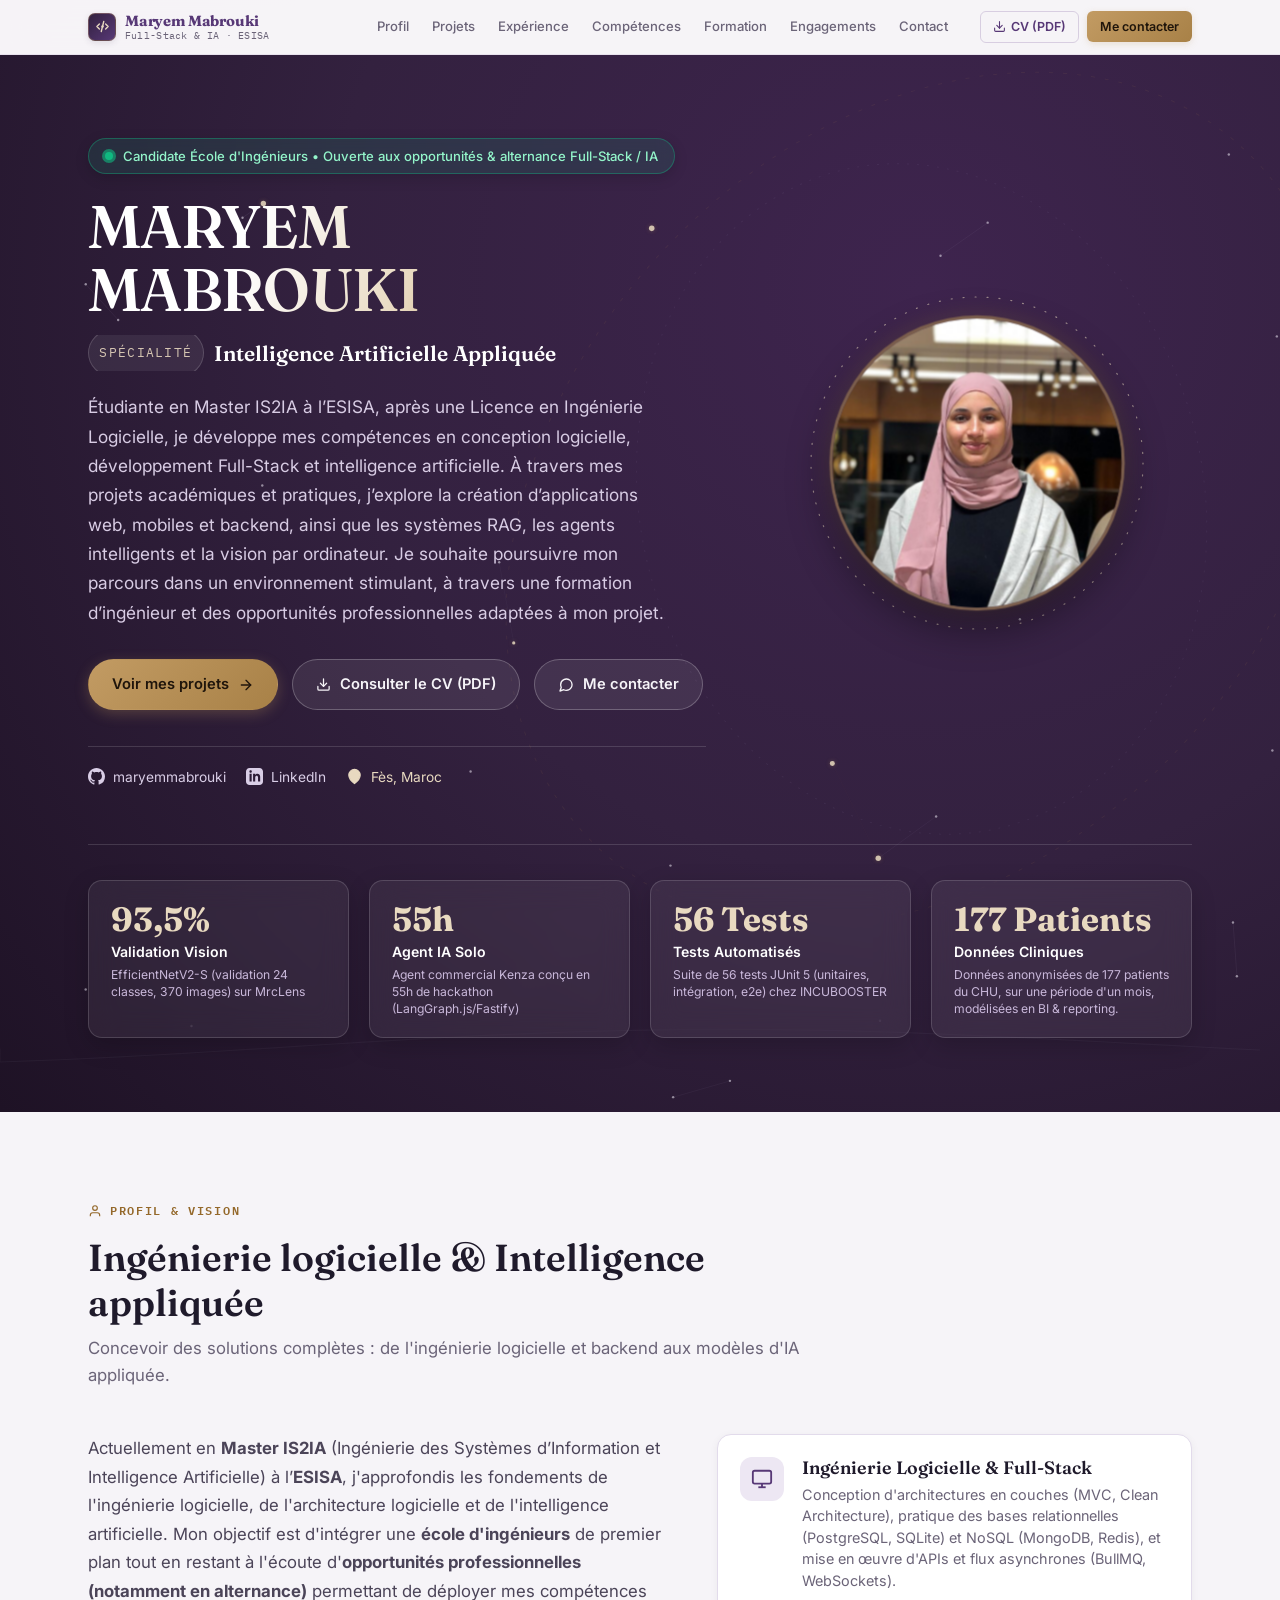
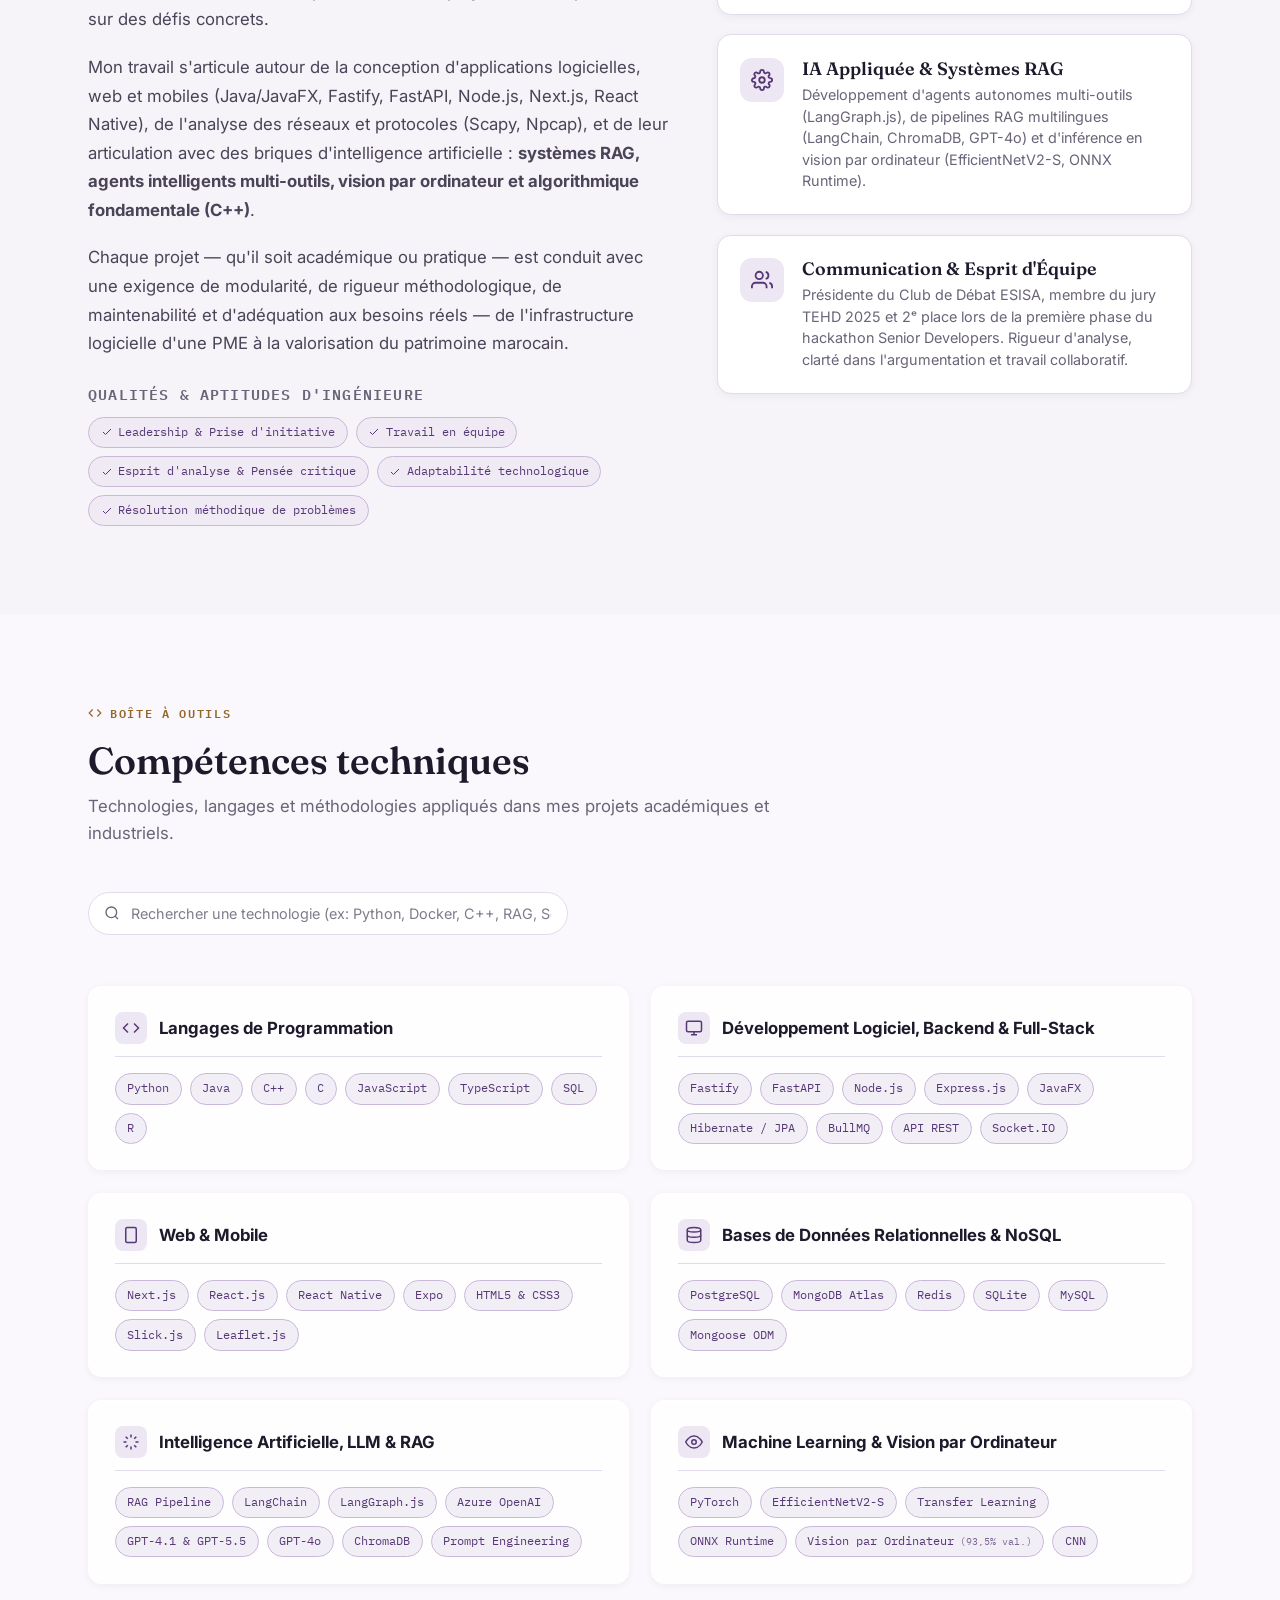
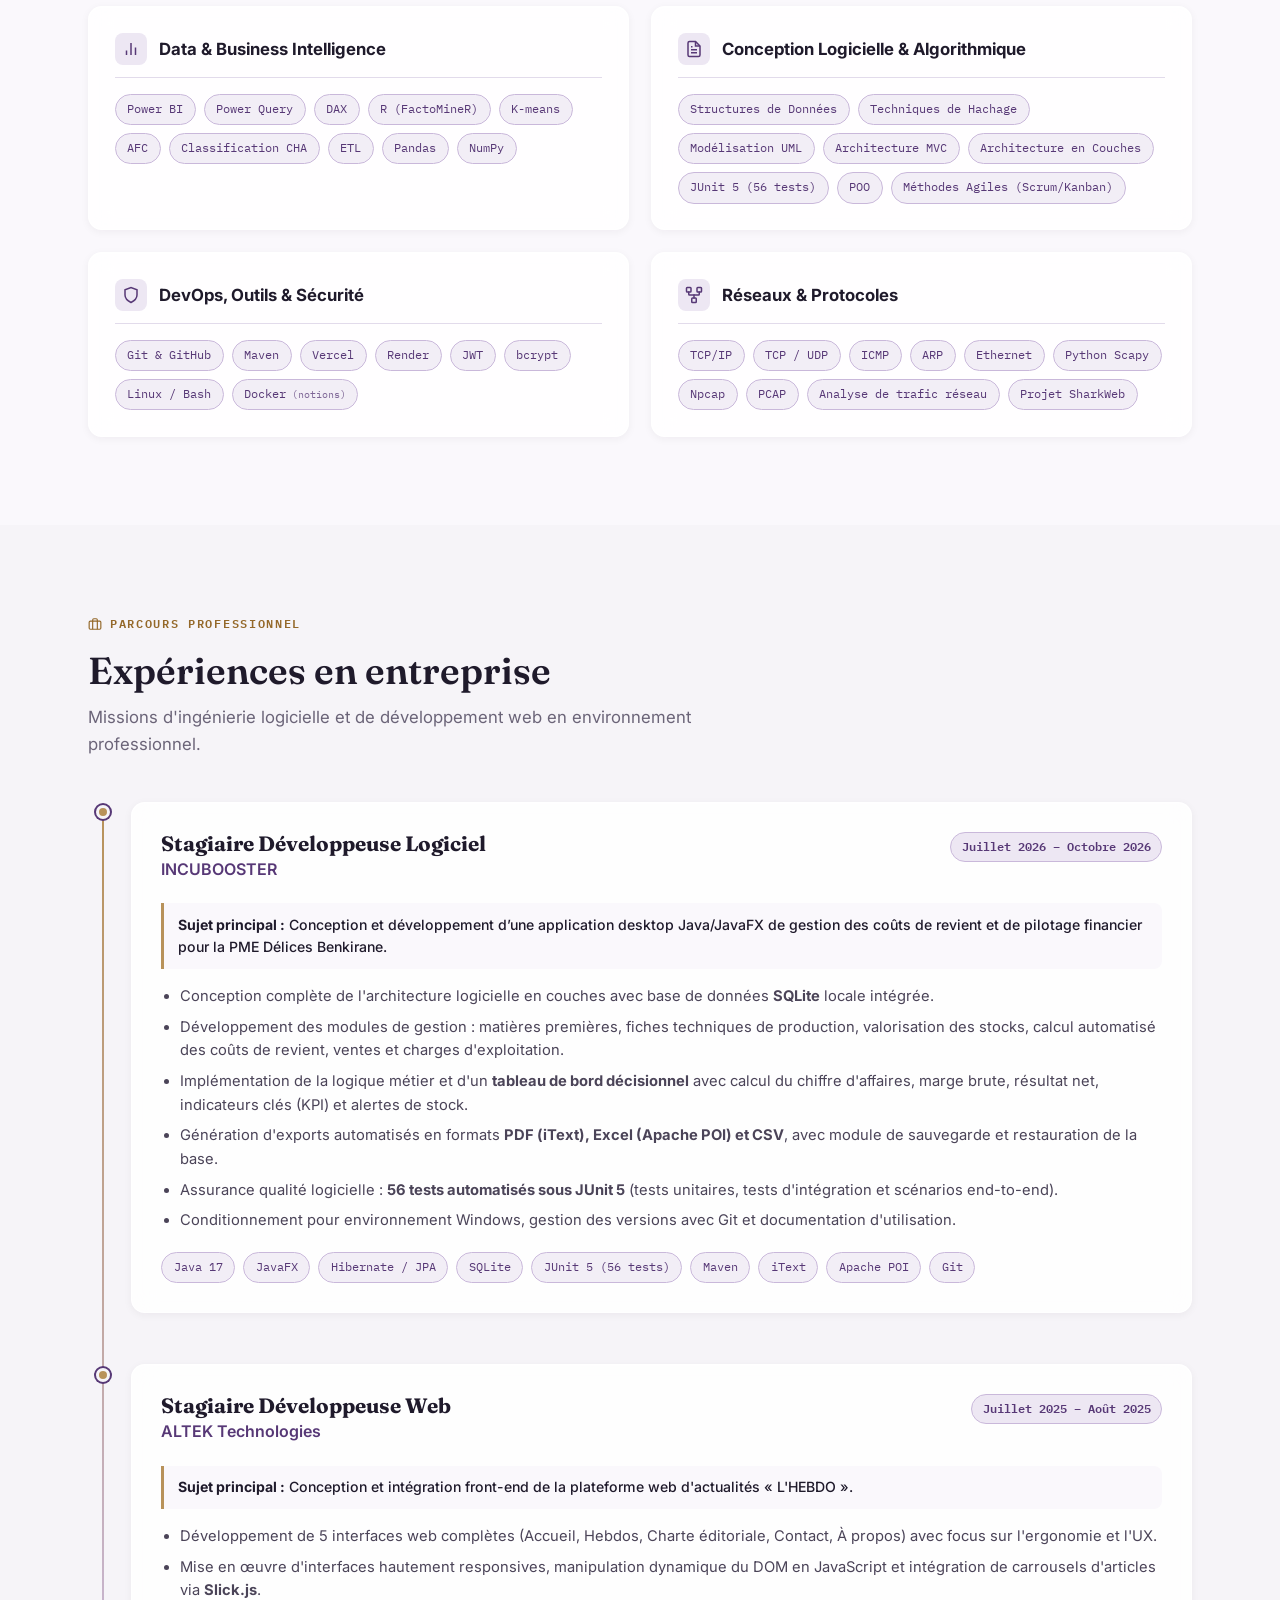
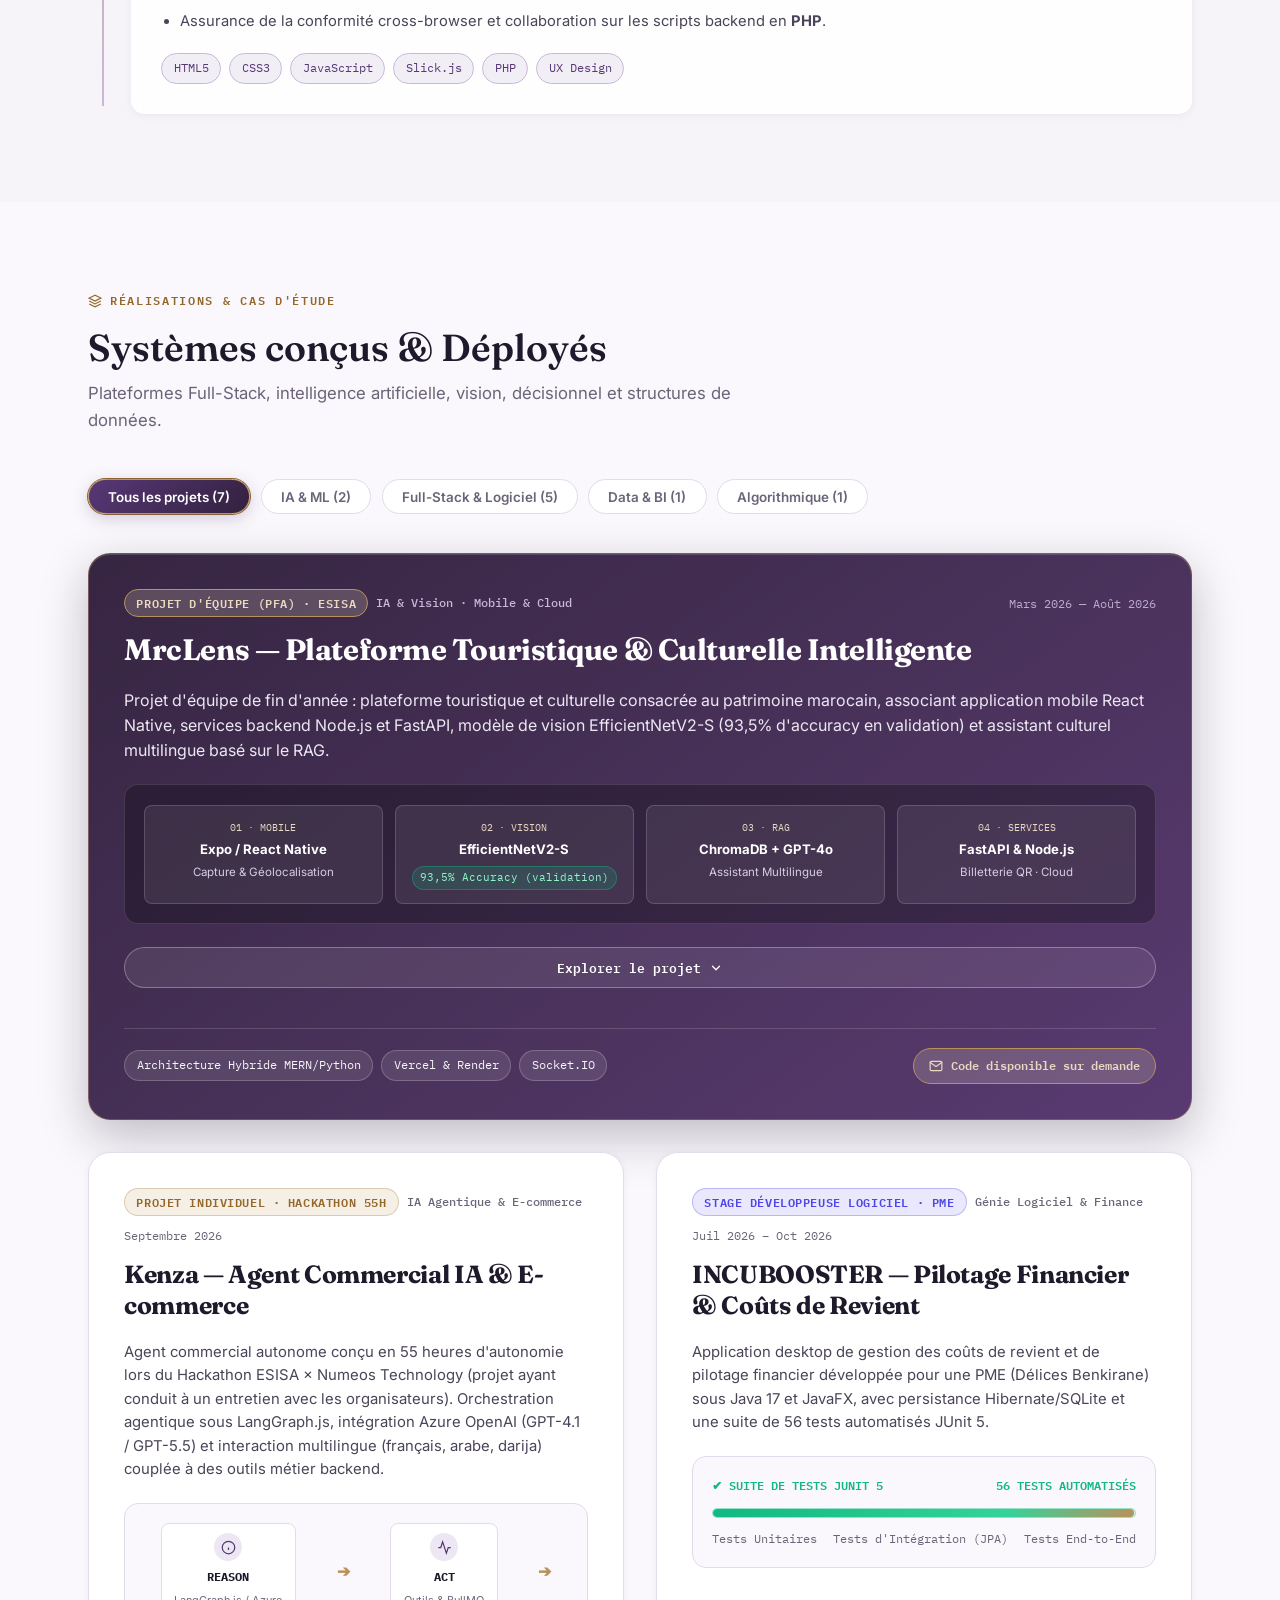
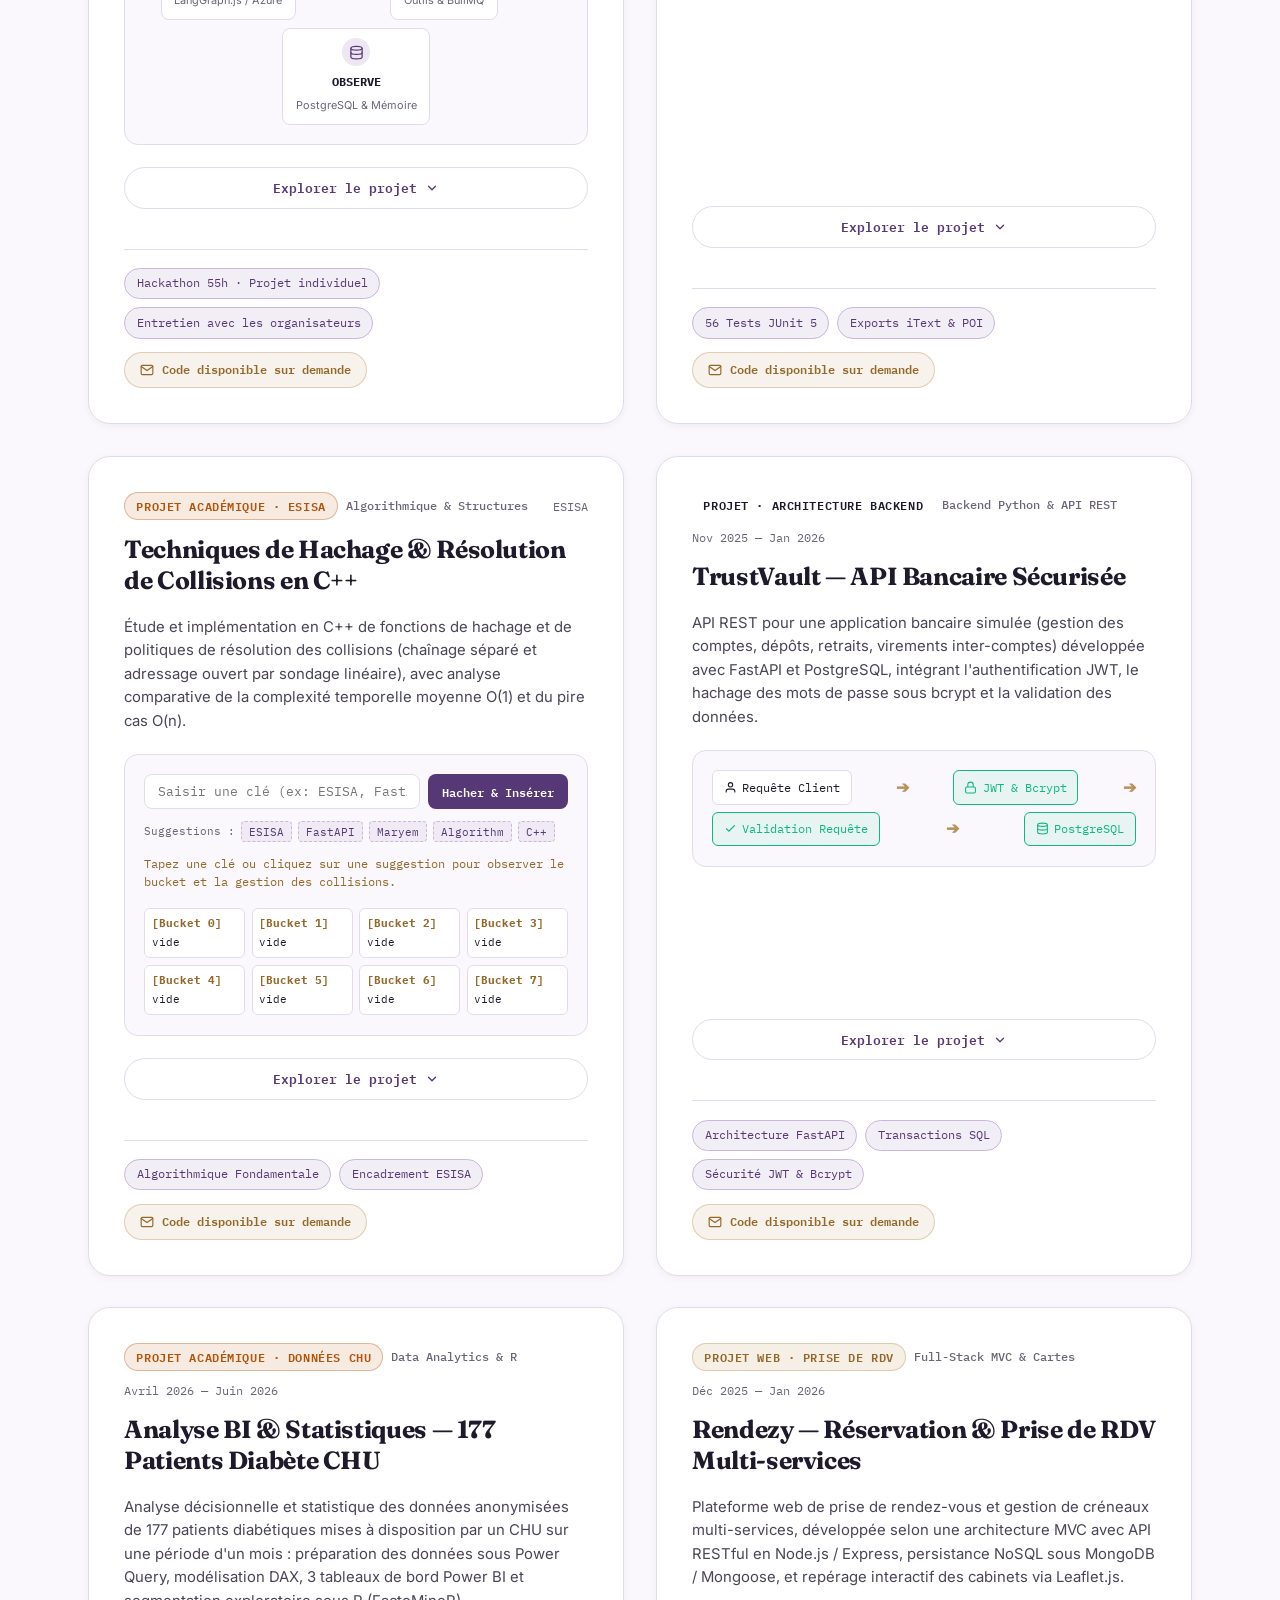
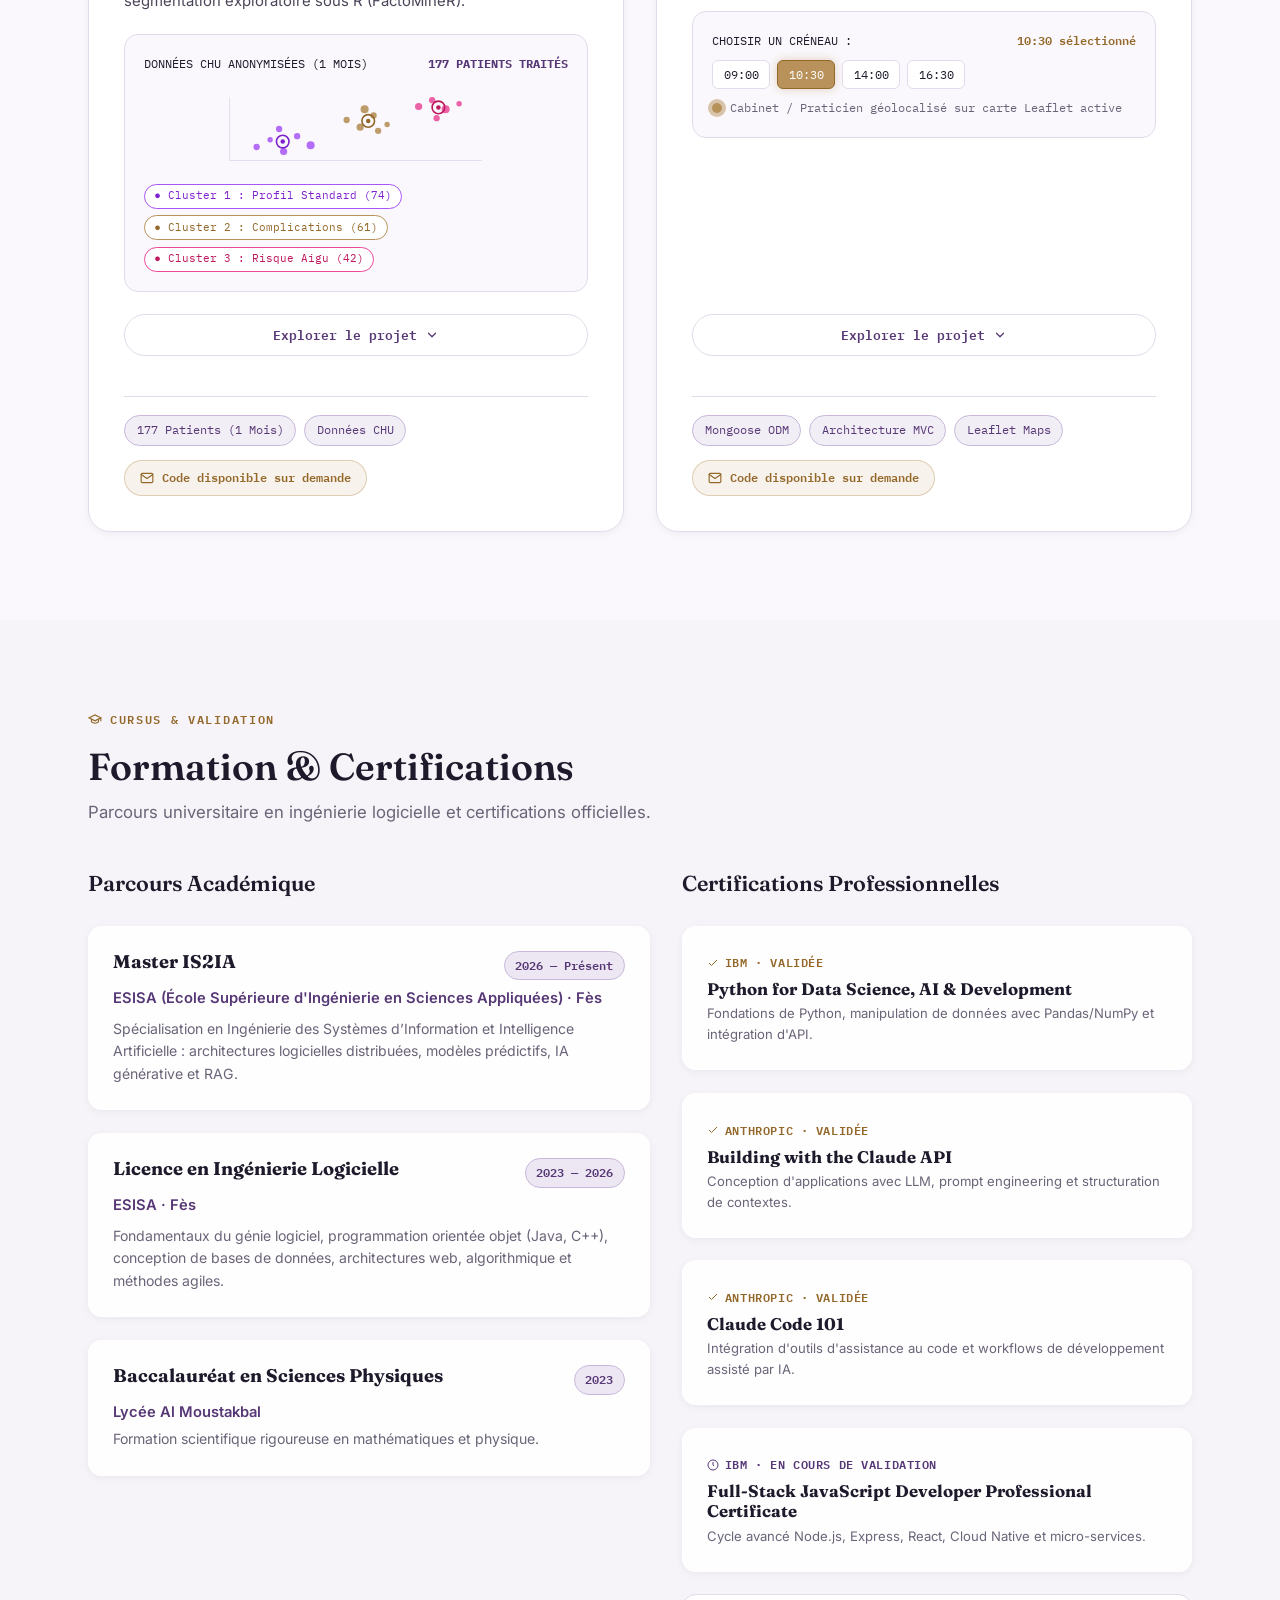
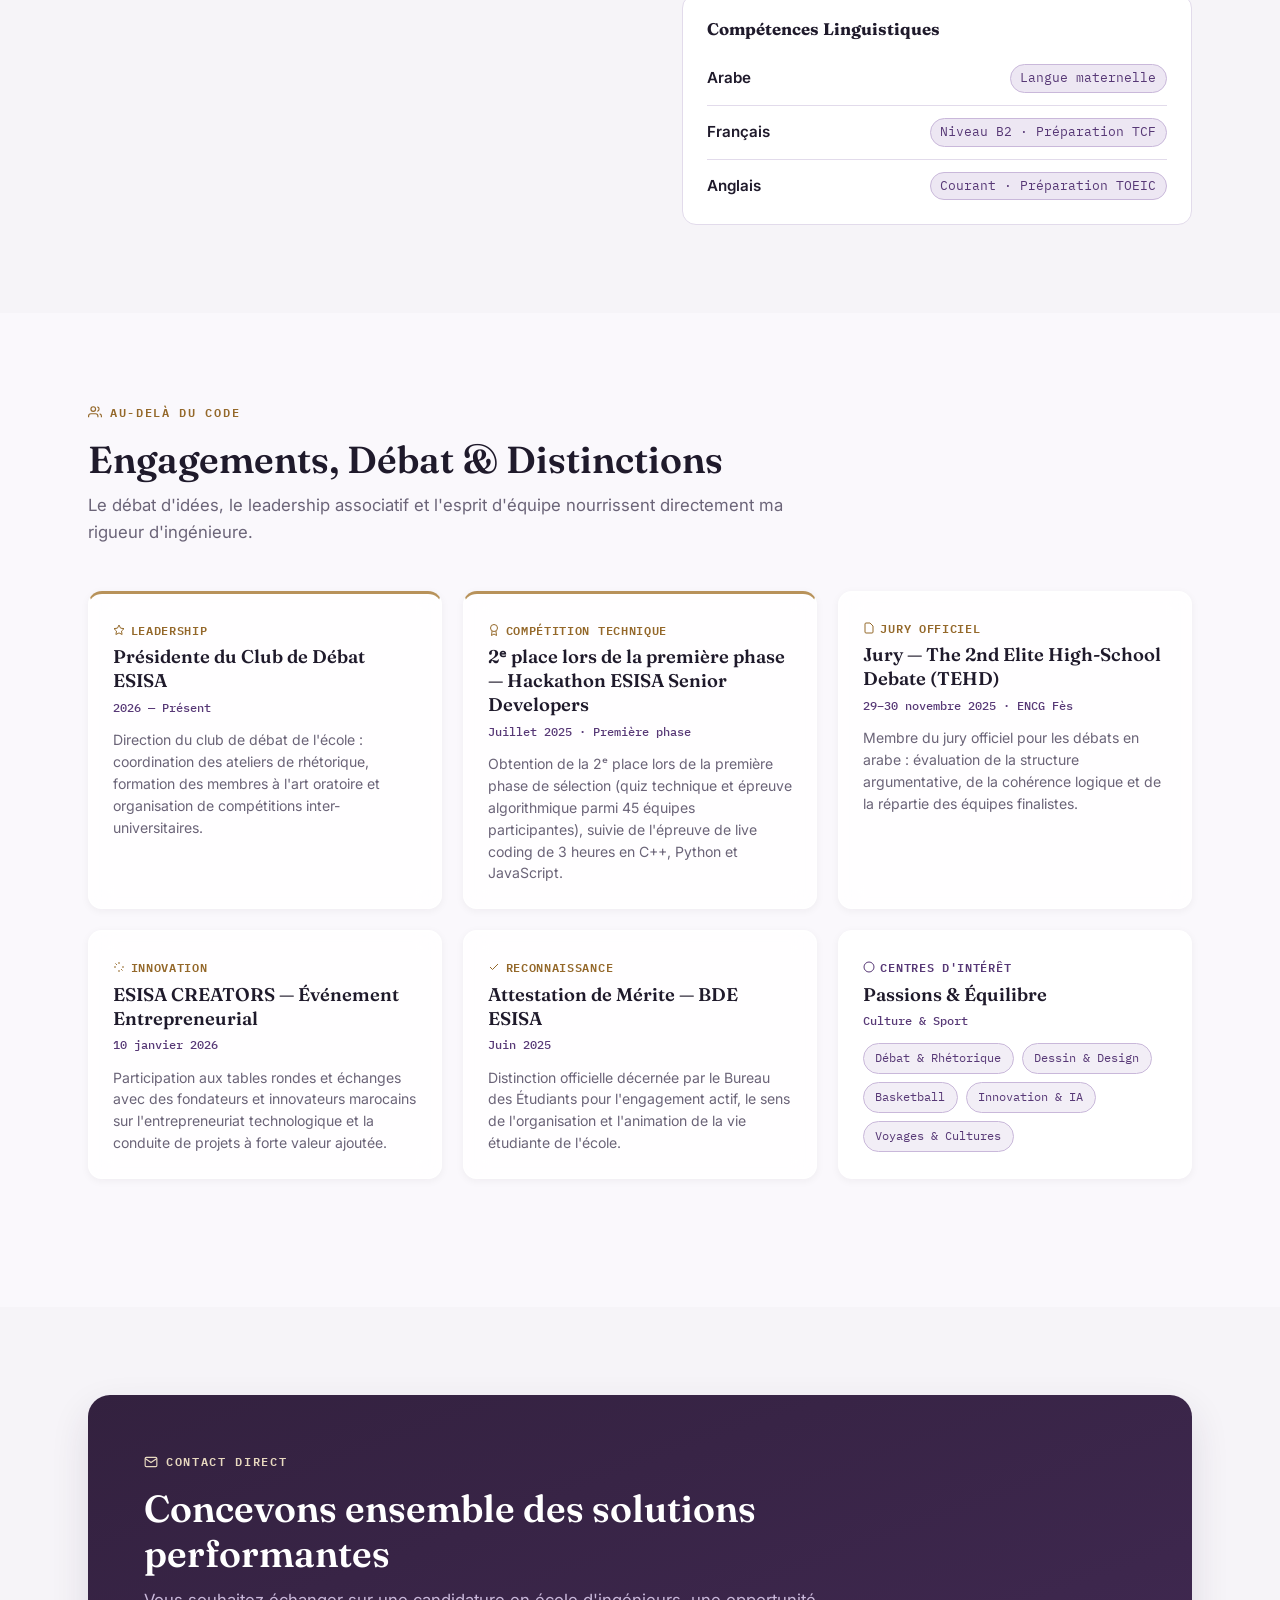
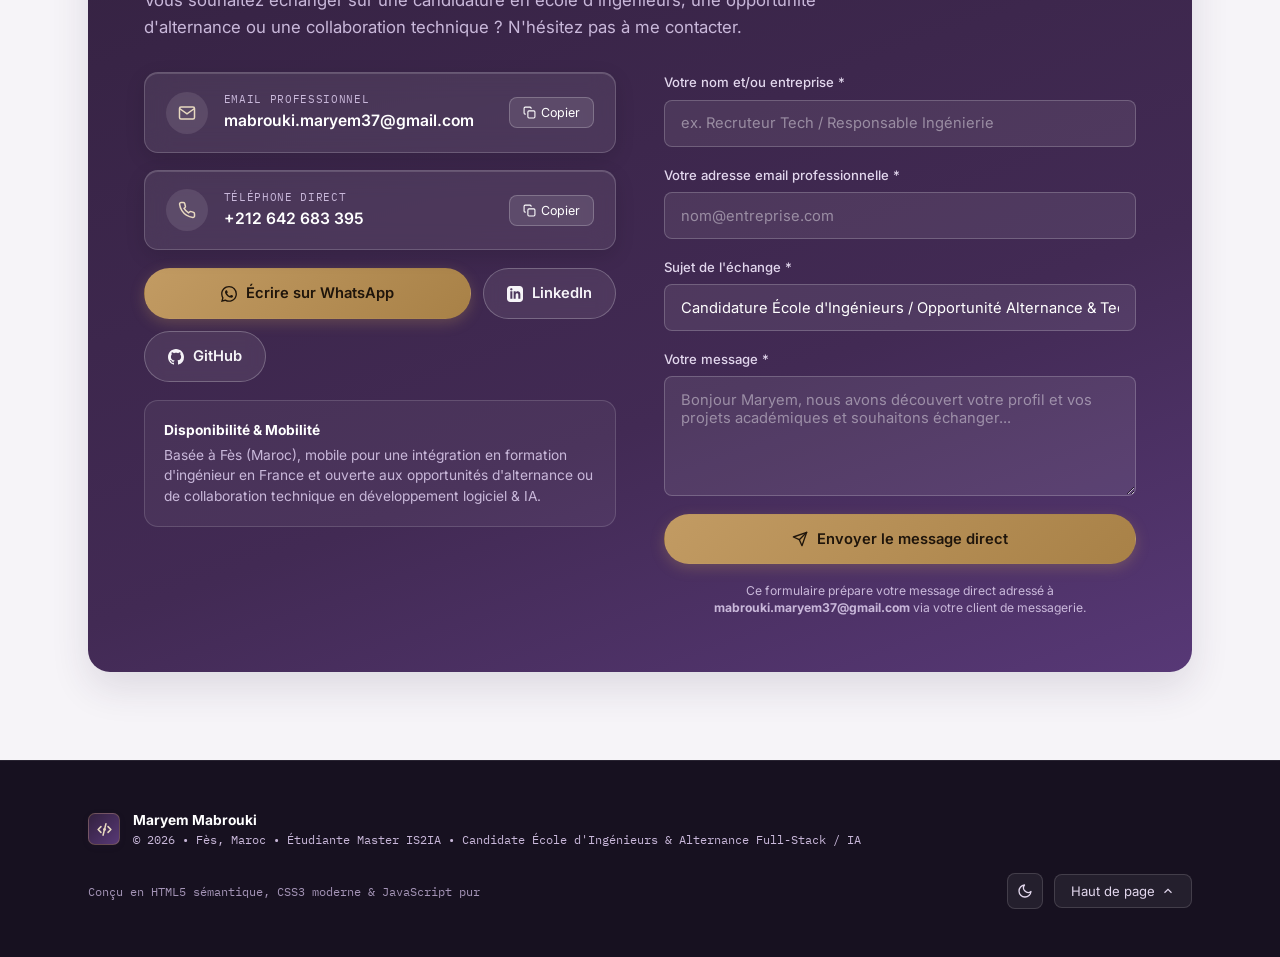
<file: index.html>
<!DOCTYPE html>
<html lang="fr" class="scroll-smooth">

<head>
  <meta charset="UTF-8">
  <script>
    try {
      if (localStorage.getItem('mm-theme') === 'dark') {
        document.documentElement.setAttribute('data-theme', 'dark');
      }
    } catch (e) { }
  </script>
  <meta name="viewport" content="width=device-width, initial-scale=1.0">
  <title>Maryem MABROUKI — Ingénierie Logicielle, Full-Stack &amp; Intelligence Artificielle | Portfolio &amp; Parcours
  </title>
  <meta name="description"
    content="Portfolio de Maryem Mabrouki, étudiante en Master IS2IA à l'ESISA. Projets en ingénierie logicielle, développement Full-Stack, IA appliquée, candidate école d'ingénieurs et opportunités tech / alternance.">
  <meta name="author" content="Maryem Mabrouki">
  <meta name="keywords"
    content="Maryem Mabrouki, École d'ingénieurs, Alternance, Full-Stack, Intelligence Artificielle, RAG, Computer Vision, C++, Réseaux, Scapy, Npcap, Algorithmique, ESISA, Fès, Maroc, FastAPI, React, Next.js, Python, Java, Power BI">

  <meta name="theme-color" content="#33213F">
  <link rel="canonical" href="https://cv-portfolio-meryam.vercel.app">

  <!-- Open Graph / Meta Réseaux Sociaux -->
  <meta property="og:title"
    content="Maryem Mabrouki — Ingénierie Logicielle, Full-Stack &amp; Intelligence Artificielle">
  <meta property="og:description"
    content="Portfolio académique et professionnel de Maryem Mabrouki : étudiante en Master IS2IA, candidate en école d'ingénieurs et ouverte aux opportunités professionnelles et alternance en Full-Stack &amp; IA.">
  <meta property="og:type" content="website">
  <meta property="og:locale" content="fr_FR">
  <meta property="og:url" content="https://cv-portfolio-meryam.vercel.app">
  <meta property="og:image" content="assets/profile.jpg">
  <meta property="og:image:alt" content="Photo de Maryem Mabrouki — Master IS2IA ESISA">
  <meta name="twitter:card" content="summary_large_image">
  <meta name="twitter:title" content="Maryem Mabrouki — Full-Stack &amp; IA | Alternance">
  <meta name="twitter:description"
    content="Portfolio officiel de Maryem Mabrouki : architectures logicielles &amp; systèmes intelligents.">
  <meta name="twitter:image" content="assets/profile.jpg">

  <!-- Données Structurées Schema.org/Person pour le référencement naturel -->
  <script type="application/ld+json">
  {
    "@context": "https://schema.org",
    "@type": "Person",
    "name": "Maryem MABROUKI",
    "url": "https://cv-portfolio-meryam.vercel.app",
    "image": "https://cv-portfolio-meryam.vercel.app/assets/profile.jpg",
    "jobTitle": "Étudiante en Master IS2IA — Candidate École d'Ingénieurs & Opportunités en Développement Logiciel, Full-Stack & Intelligence Artificielle",
    "worksFor": {
      "@type": "EducationalOrganization",
      "name": "ESISA (École Supérieure d'Ingénierie en Sciences Appliquées)"
    },
    "alumniOf": {
      "@type": "EducationalOrganization",
      "name": "ESISA"
    },
    "knowsAbout": [
      "Développement Full-Stack",
      "Intelligence Artificielle",
      "Systèmes RAG",
      "Vision par Ordinateur",
      "FastAPI",
      "React Native",
      "Next.js",
      "Java",
      "C++",
      "PostgreSQL",
      "Power BI"
    ],
    "sameAs": [
      "https://github.com/maryemmabrouki",
      "https://www.linkedin.com/in/maryem-mabrouki-0058942a5/"
    ]
  }
  </script>

  <!-- Favicon SVG aux couleurs de l'identité prune & or -->
  <link rel="icon" type="image/svg+xml"
    href="data:image/svg+xml,<svg xmlns='http://www.w3.org/2000/svg' viewBox='0 0 100 100'><rect width='100' height='100' rx='24' fill='%2333213F'/><text x='50%' y='63%' font-family='serif' font-weight='700' font-size='46' fill='%23B8925A' text-anchor='middle'>MM</text></svg>">

  <!-- Typographies Google Fonts -->
  <link rel="preconnect" href="https://fonts.googleapis.com">
  <link rel="preconnect" href="https://fonts.gstatic.com" crossorigin>
  <link
    href="https://fonts.googleapis.com/css2?family=Fraunces:opsz,wght@9..144,400;9..144,600;9..144,700;9..144,900&family=IBM+Plex+Mono:wght@400;500;600&family=Inter:wght@300;400;500;600;700&display=swap"
    rel="stylesheet">

  <link rel="stylesheet" href="css/style.css">
</head>

<body id="top">

  <!-- Skip-link accessible visible au focus clavier -->
  <a href="#mainContent" class="skip-link">Passer au contenu</a>

  <!-- Bouton flottant retour en haut -->
  <button class="floating-top-btn" id="floatingTopBtn" onclick="window.scrollTo({top: 0, behavior: 'smooth'})"
    aria-label="Retour en haut de page">
    <svg width="20" height="20" viewBox="0 0 24 24" fill="none" stroke="currentColor" stroke-width="2">
      <polyline points="18 15 12 9 6 15" />
    </svg>
  </button>

  <!-- ========================================================
       BARRE DE NAVIGATION FLOTTANTE AVEC VERRE DÉPOLI
       ======================================================== -->
  <header class="site-nav" id="siteNav">
    <!-- Barre de progression de lecture fine sous le header -->
    <div class="reading-progress-bar" id="readingProgressBar" aria-hidden="true"></div>
    <div class="wrap">
      <a href="#top" class="brand" aria-label="Accueil — Maryem Mabrouki">
        <div class="brand-mark" aria-hidden="true">
          <svg width="15" height="15" viewBox="0 0 24 24" fill="none" stroke="currentColor" stroke-width="2.2" stroke-linecap="round" stroke-linejoin="round" aria-hidden="true">
            <polyline points="7 8 3 12 7 16" />
            <polyline points="17 8 21 12 17 16" />
            <line x1="14" y1="4" x2="10" y2="20" />
            <circle cx="12" cy="12" r="2" fill="currentColor" stroke="none" />
          </svg>
        </div>
        <div class="brand-text">
          <span class="brand-name">Maryem Mabrouki</span>
          <span class="brand-sub">Full-Stack &amp; IA · ESISA</span>
        </div>
      </a>

      <nav aria-label="Navigation principale">
        <ul class="nav-links" id="navLinks">
          <li class="nav-pill-indicator" id="navPillIndicator" aria-hidden="true"></li>
          <li><a href="#profil">Profil</a></li>
          <li><a href="#projets">Projets</a></li>
          <li><a href="#experience">Expérience</a></li>
          <li><a href="#competences">Compétences</a></li>
          <li><a href="#formation">Formation</a></li>
          <li><a href="#engagements">Engagements</a></li>
          <li><a href="#contact">Contact</a></li>
        </ul>
      </nav>

      <div class="nav-actions">
        <a href="assets/CV_Maryem_MABROUKI.pdf" target="_blank" rel="noopener noreferrer" class="nav-btn-cv"
          aria-label="Consulter et télécharger le CV officiel de Maryem Mabrouki (PDF)">
          <svg width="13" height="13" viewBox="0 0 24 24" fill="none" stroke="currentColor" stroke-width="2"
            stroke-linecap="round" stroke-linejoin="round" aria-hidden="true">
            <path d="M21 15v4a2 2 0 0 1-2 2H5a2 2 0 0 1-2-2v-4" />
            <polyline points="7 10 12 15 17 10" />
            <line x1="12" y1="15" x2="12" y2="3" />
          </svg>
          <span>CV (PDF)</span>
        </a>
        <a href="#contact" class="nav-btn-contact">
          <span>Me contacter</span>
        </a>
        <button class="nav-toggle" id="navToggle" aria-label="Ouvrir le menu de navigation" aria-expanded="false">
          <svg width="20" height="20" viewBox="0 0 24 24" fill="none" stroke="currentColor" stroke-width="2"
            stroke-linecap="round" stroke-linejoin="round">
            <line x1="3" y1="6" x2="21" y2="6" />
            <line x1="3" y1="12" x2="21" y2="12" />
            <line x1="3" y1="18" x2="21" y2="18" />
          </svg>
        </button>
      </div>
    </div>
  </header>

  <main id="mainContent">
    <!-- ========================================================
         HERO SECTION (Présentation, Alternance & Chiffres clés)
         ======================================================== -->
    <section class="hero" id="heroSection">
      <!-- Toile algorithmique & courbes orbitales discrètes réactive au curseur -->
      <canvas id="heroBgCanvas" class="hero-bg-canvas" aria-hidden="true"></canvas>

      <div class="wrap">
        <div class="hero-grid">
          <div class="hero-copy">
            <!-- Badge Statut : Écoles d'Ingénieurs & Opportunités Tech -->
            <div class="status-badge">
              <span class="pulse-dot"></span>
              <span>Candidate École d'Ingénieurs • Ouverte aux opportunités &amp; alternance Full-Stack / IA</span>
            </div>

            <h1><span class="name-shimmer">MARYEM<br>MABROUKI</span></h1>

            <!-- Titre & Rôles alternants sans saut de mise en page -->
            <div class="hero-role-rotator"
              aria-label="Spécialités : Ingénierie Logicielle, Full-Stack et Intelligence Artificielle">
              <span class="role-rotator-prefix">Spécialité</span>
              <div class="role-rotator-viewport">
                <div class="role-rotator-track" id="heroRoleTrack">
                  <span class="role-rotator-item active">Ingénierie Logicielle &amp; Full-Stack</span>
                  <span class="role-rotator-item">Intelligence Artificielle Appliquée</span>
                  <span class="role-rotator-item">Systèmes RAG &amp; Vision</span>
                </div>
              </div>
            </div>

            <p class="lead">
              Étudiante en Master IS2IA à l’ESISA, après une Licence en Ingénierie Logicielle, je développe mes
              compétences en conception logicielle, développement Full-Stack et intelligence artificielle. À travers mes
              projets académiques et pratiques, j’explore la création d’applications web, mobiles et backend, ainsi que
              les systèmes RAG, les agents intelligents et la vision par ordinateur. Je souhaite poursuivre mon parcours
              dans un environnement stimulant, à travers une formation d’ingénieur et des opportunités professionnelles
              adaptées à mon projet.
            </p>

            <!-- Actions principales -->
            <div class="hero-cta-group">
              <a href="#projets" class="btn btn-gold">
                <span>Voir mes projets</span>
                <svg width="16" height="16" viewBox="0 0 24 24" fill="none" stroke="currentColor" stroke-width="2"
                  stroke-linecap="round" stroke-linejoin="round" aria-hidden="true">
                  <line x1="5" y1="12" x2="19" y2="12" />
                  <polyline points="12 5 19 12 12 19" />
                </svg>
              </a>
              <a href="assets/CV_Maryem_MABROUKI.pdf" target="_blank" rel="noopener noreferrer"
                class="btn btn-ghost-light"
                aria-label="Consulter et télécharger le CV officiel de Maryem Mabrouki en format PDF">
                <svg width="15" height="15" viewBox="0 0 24 24" fill="none" stroke="currentColor" stroke-width="2"
                  stroke-linecap="round" stroke-linejoin="round" aria-hidden="true">
                  <path d="M21 15v4a2 2 0 0 1-2 2H5a2 2 0 0 1-2-2v-4" />
                  <polyline points="7 10 12 15 17 10" />
                  <line x1="12" y1="15" x2="12" y2="3" />
                </svg>
                <span>Consulter le CV (PDF)</span>
              </a>
              <a href="#contact" class="btn btn-ghost-light">
                <svg width="16" height="16" viewBox="0 0 24 24" fill="none" stroke="currentColor" stroke-width="2"
                  stroke-linecap="round" stroke-linejoin="round" aria-hidden="true">
                  <path
                    d="M21 11.5a8.38 8.38 0 0 1-.9 3.8 8.5 8.5 0 0 1-7.6 4.7 8.38 8.38 0 0 1-3.8-.9L3 21l1.9-5.7a8.38 8.38 0 0 1-.9-3.8 8.5 8.5 0 0 1 4.7-7.6 8.38 8.38 0 0 1 3.8-.9h.5a8.48 8.48 0 0 1 8 8v.5z" />
                </svg>
                <span>Me contacter</span>
              </a>
            </div>

            <!-- Liens sociaux officiels -->
            <div class="hero-social-row">
              <a href="https://github.com/maryemmabrouki" target="_blank" rel="noopener noreferrer" class="social-link"
                title="GitHub de Maryem Mabrouki">
                <svg viewBox="0 0 24 24">
                  <path
                    d="M12 0C5.37 0 0 5.37 0 12c0 5.31 3.435 9.795 8.205 11.385.6.105.825-.255.825-.57 0-.285-.015-1.23-.015-2.235-3.015.555-3.795-.735-4.035-1.41-.135-.345-.72-1.41-1.23-1.695-.42-.225-1.02-.78-.015-.795.945-.015 1.62.87 1.845 1.23 1.08 1.815 2.805 1.305 3.495.99.105-.78.42-1.305.765-1.605-2.67-.3-5.46-1.335-5.46-5.925 0-1.305.465-2.385 1.23-3.225-.12-.3-.54-1.53.12-3.18 0 0 1.005-.315 3.3 1.23.96-.27 1.98-.405 3-.405s2.04.135 3 .405c2.295-1.56 3.3-1.23 3.3-1.23.66 1.65.24 2.88.12 3.18.765.84 1.23 1.905 1.23 3.225 0 4.605-2.805 5.625-5.475 5.925.435.375.81 1.095.81 2.22 0 1.605-.015 2.895-.015 3.3 0 .315.225.69.825.57A12.02 12.02 0 0024 12c0-6.63-5.37-12-12-12z" />
                </svg>
                <span>maryemmabrouki</span>
              </a>
              <a href="https://linkedin.com/in/maryem-mabrouki-0058942a5" target="_blank" rel="noopener noreferrer"
                class="social-link" title="LinkedIn de Maryem Mabrouki">
                <svg viewBox="0 0 24 24">
                  <path
                    d="M19 0h-14c-2.761 0-5 2.239-5 5v14c0 2.761 2.239 5 5 5h14c2.762 0 5-2.239 5-5v-14c0-2.761-2.238-5-5-5zm-11 19h-3v-11h3v11zm-1.5-12.268c-.966 0-1.75-.79-1.75-1.764s.784-1.764 1.75-1.764 1.75.79 1.75 1.764-.783 1.764-1.75 1.764zm13.5 12.268h-3v-5.604c0-3.368-4-3.113-4 0v5.604h-3v-11h3v1.765c1.396-2.586 7-2.777 7 2.476v6.759z" />
                </svg>
                <span>LinkedIn</span>
              </a>
              <span class="social-link" style="color:var(--gold-soft);">
                <svg viewBox="0 0 24 24" fill="none" stroke="currentColor" stroke-width="1.8" stroke-linecap="round"
                  stroke-linejoin="round">
                  <path d="M20 10c0 6-8 12-8 12s-8-6-8-12a8 8 0 0 1 16 0Z" />
                  <circle cx="12" cy="10" r="3" />
                </svg>
                <span>Fès, Maroc</span>
              </span>
            </div>
          </div>

          <!-- Photo de profil avec anneau orbital et conteneur pour tilt 3D -->
          <div class="hero-photo-wrap" id="heroPhotoWrap">
            <svg class="ring" viewBox="0 0 346 346" aria-hidden="true">
              <g fill="none" stroke="rgba(232, 217, 192, 0.55)" stroke-width="1.2" stroke-dasharray="1 11"
                stroke-linecap="round">
                <circle cx="173" cy="173" r="166" />
              </g>
            </svg>
            <div class="hero-photo">
              <img src="assets/profile.jpg" alt="Photo de profil de Maryem Mabrouki" width="290" height="290">
            </div>
          </div>
        </div>

        <!-- Rangée des 4 métriques réelles en cartes verre dépoli animées -->
        <div class="hero-metrics-strip" id="metricsStrip">
          <div class="metric-card">
            <div class="metric-num" data-target="93.5" data-suffix="%">93,5%</div>
            <div class="metric-title">Validation Vision</div>
            <div class="metric-desc">EfficientNetV2-S (validation 24 classes, 370 images) sur MrcLens</div>
          </div>
          <div class="metric-card">
            <div class="metric-num" data-target="55" data-suffix="h">55h</div>
            <div class="metric-title">Agent IA Solo</div>
            <div class="metric-desc">Agent commercial Kenza conçu en 55h de hackathon (LangGraph.js/Fastify)</div>
          </div>
          <div class="metric-card">
            <div class="metric-num" data-target="56" data-suffix=" Tests">56 Tests</div>
            <div class="metric-title">Tests Automatisés</div>
            <div class="metric-desc">Suite de 56 tests JUnit 5 (unitaires, intégration, e2e) chez INCUBOOSTER</div>
          </div>
          <div class="metric-card">
            <div class="metric-num" data-target="177" data-suffix=" Patients">177 Patients</div>
            <div class="metric-title">Données Cliniques</div>
            <div class="metric-desc">Données anonymisées de 177 patients du CHU, sur une période d'un mois, modélisées
              en BI &amp; reporting.</div>
          </div>
        </div>
      </div>
    </section>

    <!-- ========================================================
         SECTION PROFIL (« Ce qui me définit »)
         ======================================================== -->
    <section id="profil" class="reveal">
      <div class="wrap">
        <div class="section-head">
          <p class="eyebrow">
            <svg width="14" height="14" viewBox="0 0 24 24" fill="none" stroke="currentColor" stroke-width="2">
              <path d="M20 21v-2a4 4 0 0 0-4-4H8a4 4 0 0 0-4 4v2" />
              <circle cx="12" cy="7" r="4" />
            </svg>
            Profil &amp; Vision
          </p>
          <h2>Ingénierie logicielle &amp; Intelligence appliquée</h2>
          <p class="sub">Concevoir des solutions complètes : de l'ingénierie logicielle et backend aux modèles d'IA
            appliquée.</p>
        </div>

        <div class="profil-grid">
          <div class="profil-text">
            <p>
              Actuellement en <strong>Master IS2IA</strong> (Ingénierie des Systèmes d’Information et
              Intelligence Artificielle) à l’<strong>ESISA</strong>, j'approfondis les fondements de l'ingénierie
              logicielle,
              de l'architecture logicielle et de l'intelligence artificielle. Mon objectif est d'intégrer une
              <strong>école d'ingénieurs</strong> de premier plan tout en restant à l'écoute d'<strong>opportunités
                professionnelles (notamment en alternance)</strong>
              permettant de déployer mes compétences sur des défis concrets.
            </p>
            <p>
              Mon travail s'articule autour de la conception d'applications logicielles, web et mobiles (Java/JavaFX,
              Fastify, FastAPI, Node.js, Next.js, React Native), de l'analyse des réseaux et protocoles (Scapy, Npcap),
              et de leur articulation avec des briques d'intelligence
              artificielle : <strong>systèmes RAG, agents intelligents multi-outils, vision
                par ordinateur et algorithmique fondamentale (C++)</strong>.
            </p>
            <p>
              Chaque projet — qu'il soit académique ou pratique — est conduit avec une exigence de modularité, de
              rigueur méthodologique, de maintenabilité et d'adéquation aux besoins
              réels — de l'infrastructure logicielle d'une PME à la valorisation du patrimoine marocain.
            </p>

            <div class="qualities-grid">
              <h4>Qualités &amp; Aptitudes d'ingénieure</h4>
              <div class="tag-row">
                <span class="tag">
                  <svg width="12" height="12" viewBox="0 0 24 24" fill="none" stroke="currentColor" stroke-width="2">
                    <polyline points="20 6 9 17 4 12" />
                  </svg>
                  Leadership &amp; Prise d'initiative
                </span>
                <span class="tag">
                  <svg width="12" height="12" viewBox="0 0 24 24" fill="none" stroke="currentColor" stroke-width="2">
                    <polyline points="20 6 9 17 4 12" />
                  </svg>
                  Travail en équipe
                </span>
                <span class="tag">
                  <svg width="12" height="12" viewBox="0 0 24 24" fill="none" stroke="currentColor" stroke-width="2">
                    <polyline points="20 6 9 17 4 12" />
                  </svg>
                  Esprit d'analyse &amp; Pensée critique
                </span>
                <span class="tag">
                  <svg width="12" height="12" viewBox="0 0 24 24" fill="none" stroke="currentColor" stroke-width="2">
                    <polyline points="20 6 9 17 4 12" />
                  </svg>
                  Adaptabilité technologique
                </span>
                <span class="tag">
                  <svg width="12" height="12" viewBox="0 0 24 24" fill="none" stroke="currentColor" stroke-width="2">
                    <polyline points="20 6 9 17 4 12" />
                  </svg>
                  Résolution méthodique de problèmes
                </span>
              </div>
            </div>
          </div>

          <div class="highlight-cards">
            <div class="highlight-card">
              <div class="highlight-icon">
                <svg width="22" height="22" viewBox="0 0 24 24" fill="none" stroke="currentColor" stroke-width="2">
                  <rect x="2" y="3" width="20" height="14" rx="2" ry="2" />
                  <line x1="8" y1="21" x2="16" y2="21" />
                  <line x1="12" y1="17" x2="12" y2="21" />
                </svg>
              </div>
              <div class="highlight-body">
                <h3>Ingénierie Logicielle &amp; Full-Stack</h3>
                <p>Conception d'architectures en couches (MVC, Clean Architecture), pratique des bases relationnelles
                  (PostgreSQL, SQLite) et NoSQL (MongoDB, Redis), et mise en œuvre d'APIs et flux asynchrones (BullMQ,
                  WebSockets).</p>
              </div>
            </div>

            <div class="highlight-card">
              <div class="highlight-icon">
                <svg width="22" height="22" viewBox="0 0 24 24" fill="none" stroke="currentColor" stroke-width="2">
                  <circle cx="12" cy="12" r="3" />
                  <path
                    d="M19.4 15a1.65 1.65 0 0 0 .33 1.82l.06.06a2 2 0 0 1 0 2.83 2 2 0 0 1-2.83 0l-.06-.06a1.65 1.65 0 0 0-1.82-.33 1.65 1.65 0 0 0-1 1.51V21a2 2 0 0 1-2 2 2 2 0 0 1-2-2v-.09A1.65 1.65 0 0 0 9 19.4a1.65 1.65 0 0 0-1.82.33l-.06.06a2 2 0 0 1-2.83 0 2 2 0 0 1 0-2.83l.06-.06a1.65 1.65 0 0 0 .33-1.82 1.65 1.65 0 0 0-1.51-1H3a2 2 0 0 1-2-2 2 2 0 0 1 2-2h.09A1.65 1.65 0 0 0 4.6 9a1.65 1.65 0 0 0-.33-1.82l-.06-.06a2 2 0 0 1 0-2.83 2 2 0 0 1 2.83 0l.06.06a1.65 1.65 0 0 0 1.82.33H9a1.65 1.65 0 0 0 1-1.51V3a2 2 0 0 1 2-2 2 2 0 0 1 2 2v.09a1.65 1.65 0 0 0 1 1.51 1.65 1.65 0 0 0 1.82-.33l.06-.06a2 2 0 0 1 2.83 0 2 2 0 0 1 0 2.83l-.06.06a1.65 1.65 0 0 0-.33 1.82V9a1.65 1.65 0 0 0 1.51 1H21a2 2 0 0 1 2 2 2 2 0 0 1-2 2h-.09a1.65 1.65 0 0 0-1.51 1z" />
                </svg>
              </div>
              <div class="highlight-body">
                <h3>IA Appliquée &amp; Systèmes RAG</h3>
                <p>Développement d'agents autonomes multi-outils (LangGraph.js), de pipelines RAG multilingues
                  (LangChain, ChromaDB, GPT-4o)
                  et d'inférence en vision par ordinateur (EfficientNetV2-S, ONNX Runtime).</p>
              </div>
            </div>

            <div class="highlight-card">
              <div class="highlight-icon">
                <svg width="22" height="22" viewBox="0 0 24 24" fill="none" stroke="currentColor" stroke-width="2">
                  <path d="M17 21v-2a4 4 0 0 0-4-4H5a4 4 0 0 0-4 4v2" />
                  <circle cx="9" cy="7" r="4" />
                  <path d="M23 21v-2a4 4 0 0 0-3-3.87" />
                  <path d="M16 3.13a4 4 0 0 1 0 7.75" />
                </svg>
              </div>
              <div class="highlight-body">
                <h3>Communication &amp; Esprit d'Équipe</h3>
                <p>Présidente du Club de Débat ESISA, membre du jury TEHD 2025 et 2ᵉ place lors de la première phase du
                  hackathon Senior Developers. Rigueur d'analyse, clarté dans l'argumentation et travail collaboratif.
                </p>
              </div>
            </div>
          </div>
        </div>
      </div>
    </section>

    <!-- ========================================================
         SECTION COMPÉTENCES TECHNIQUES (Organisée & Filtrable)
         ======================================================== -->
    <section id="competences" style="background-color: var(--surface-alt);" class="reveal">
      <div class="wrap">
        <div class="section-head">
          <p class="eyebrow">
            <svg width="14" height="14" viewBox="0 0 24 24" fill="none" stroke="currentColor" stroke-width="2">
              <polyline points="16 18 22 12 16 6" />
              <polyline points="8 6 2 12 8 18" />
            </svg>
            Boîte à outils
          </p>
          <h2>Compétences techniques</h2>
          <p class="sub">Technologies, langages et méthodologies appliqués dans mes projets académiques et industriels.
          </p>
        </div>

        <div class="skills-controls">
          <div class="search-wrapper">
            <svg class="search-icon" width="16" height="16" viewBox="0 0 24 24" fill="none" stroke="currentColor"
              stroke-width="2">
              <circle cx="11" cy="11" r="8" />
              <line x1="21" y1="21" x2="16.65" y2="16.65" />
            </svg>
            <input type="text" id="skillSearch" class="search-input"
              placeholder="Rechercher une technologie (ex: Python, Docker, C++, RAG, Scapy, TCP/IP, React)..."
              aria-label="Rechercher une compétence">
          </div>
          <span id="searchFeedback"
            style="font-size:0.82rem; color:var(--muted); font-family:'IBM Plex Mono',monospace;"></span>
        </div>

        <!-- État vide quand aucune compétence n'est trouvée -->
        <div id="skillEmptyState" class="empty-state">
          <svg width="32" height="32" viewBox="0 0 24 24" fill="none" stroke="currentColor" stroke-width="1.8"
            style="margin:0 auto 0.5rem; opacity:0.6;">
            <circle cx="11" cy="11" r="8" />
            <line x1="21" y1="21" x2="16.65" y2="16.65" />
            <line x1="8" y1="11" x2="14" y2="11" />
          </svg>
          <div>Aucune compétence ne correspond à votre recherche. Essayez un autre mot-clé (ex: Python, Java, C++,
            Docker, SQL).</div>
        </div>

        <div class="skills-grid" id="skillsGrid">

          <!-- 1. Langages de programmation -->
          <div class="skill-cat-card" data-cat="langages">
            <div class="skill-cat-head">
              <div class="skill-icon">
                <svg width="18" height="18" viewBox="0 0 24 24" fill="none" stroke="currentColor" stroke-width="2">
                  <polyline points="16 18 22 12 16 6" />
                  <polyline points="8 6 2 12 8 18" />
                </svg>
              </div>
              <h3 class="skill-cat-title">Langages de Programmation</h3>
            </div>
            <div class="tag-row skill-tags">
              <span class="tag">Python</span>
              <span class="tag">Java</span>
              <span class="tag">C++</span>
              <span class="tag">C</span>
              <span class="tag">JavaScript</span>
              <span class="tag">TypeScript</span>
              <span class="tag">SQL</span>
              <span class="tag">R</span>
            </div>
          </div>

          <!-- 2. Développement logiciel, backend & Full-Stack -->
          <div class="skill-cat-card" data-cat="software-backend">
            <div class="skill-cat-head">
              <div class="skill-icon">
                <svg width="18" height="18" viewBox="0 0 24 24" fill="none" stroke="currentColor" stroke-width="2">
                  <rect x="2" y="3" width="20" height="14" rx="2" ry="2" />
                  <line x1="8" y1="21" x2="16" y2="21" />
                  <line x1="12" y1="17" x2="12" y2="21" />
                </svg>
              </div>
              <h3 class="skill-cat-title">Développement Logiciel, Backend &amp; Full-Stack</h3>
            </div>
            <div class="tag-row skill-tags">
              <span class="tag">Fastify</span>
              <span class="tag">FastAPI</span>
              <span class="tag">Node.js</span>
              <span class="tag">Express.js</span>
              <span class="tag">JavaFX</span>
              <span class="tag">Hibernate / JPA</span>
              <span class="tag">BullMQ</span>
              <span class="tag">API REST</span>
              <span class="tag">Socket.IO</span>
            </div>
          </div>

          <!-- 3. Web & Mobile -->
          <div class="skill-cat-card" data-cat="web-mobile">
            <div class="skill-cat-head">
              <div class="skill-icon">
                <svg width="18" height="18" viewBox="0 0 24 24" fill="none" stroke="currentColor" stroke-width="2">
                  <rect x="5" y="2" width="14" height="20" rx="2" ry="2" />
                  <line x1="12" y1="18" x2="12.01" y2="18" />
                </svg>
              </div>
              <h3 class="skill-cat-title">Web &amp; Mobile</h3>
            </div>
            <div class="tag-row skill-tags">
              <span class="tag">Next.js</span>
              <span class="tag">React.js</span>
              <span class="tag">React Native</span>
              <span class="tag">Expo</span>
              <span class="tag">HTML5 &amp; CSS3</span>
              <span class="tag">Slick.js</span>
              <span class="tag">Leaflet.js</span>
            </div>
          </div>

          <!-- 4. Bases de données relationnelles & NoSQL -->
          <div class="skill-cat-card" data-cat="database">
            <div class="skill-cat-head">
              <div class="skill-icon">
                <svg width="18" height="18" viewBox="0 0 24 24" fill="none" stroke="currentColor" stroke-width="2">
                  <ellipse cx="12" cy="5" rx="9" ry="3" />
                  <path d="M21 12c0 1.66-4 3-9 3s-9-1.34-9-3" />
                  <path d="M3 5v14c0 1.66 4 3 9 3s9-1.34 9-3V5" />
                </svg>
              </div>
              <h3 class="skill-cat-title">Bases de Données Relationnelles &amp; NoSQL</h3>
            </div>
            <div class="tag-row skill-tags">
              <span class="tag">PostgreSQL</span>
              <span class="tag">MongoDB Atlas</span>
              <span class="tag">Redis</span>
              <span class="tag">SQLite</span>
              <span class="tag">MySQL</span>
              <span class="tag">Mongoose ODM</span>
            </div>
          </div>

          <!-- 5. Intelligence Artificielle, LLM & RAG -->
          <div class="skill-cat-card" data-cat="genai">
            <div class="skill-cat-head">
              <div class="skill-icon">
                <svg width="18" height="18" viewBox="0 0 24 24" fill="none" stroke="currentColor" stroke-width="2">
                  <path
                    d="M12 2v4M12 18v4M4.93 4.93l2.83 2.83M16.24 16.24l2.83 2.83M2 12h4M18 12h4M4.93 19.07l2.83-2.83M16.24 7.76l2.83-2.83" />
                </svg>
              </div>
              <h3 class="skill-cat-title">Intelligence Artificielle, LLM &amp; RAG</h3>
            </div>
            <div class="tag-row skill-tags">
              <span class="tag">RAG Pipeline</span>
              <span class="tag">LangChain</span>
              <span class="tag">LangGraph.js</span>
              <span class="tag">Azure OpenAI</span>
              <span class="tag">GPT-4.1 &amp; GPT-5.5</span>
              <span class="tag">GPT-4o</span>
              <span class="tag">ChromaDB</span>
              <span class="tag">Prompt Engineering</span>
            </div>
          </div>

          <!-- 6. Machine Learning & Vision par Ordinateur -->
          <div class="skill-cat-card" data-cat="ml-cv">
            <div class="skill-cat-head">
              <div class="skill-icon">
                <svg width="18" height="18" viewBox="0 0 24 24" fill="none" stroke="currentColor" stroke-width="2">
                  <path d="M1 12s4-8 11-8 11 8 11 8-4 8-11 8-11-8-11-8z" />
                  <circle cx="12" cy="12" r="3" />
                </svg>
              </div>
              <h3 class="skill-cat-title">Machine Learning &amp; Vision par Ordinateur</h3>
            </div>
            <div class="tag-row skill-tags">
              <span class="tag">PyTorch</span>
              <span class="tag">EfficientNetV2-S</span>
              <span class="tag">Transfer Learning</span>
              <span class="tag">ONNX Runtime</span>
              <span class="tag">Vision par Ordinateur <small style="opacity:0.75">(93,5% val.)</small></span>
              <span class="tag">CNN</span>
            </div>
          </div>

          <!-- 7. Data & Business Intelligence -->
          <div class="skill-cat-card" data-cat="bi">
            <div class="skill-cat-head">
              <div class="skill-icon">
                <svg width="18" height="18" viewBox="0 0 24 24" fill="none" stroke="currentColor" stroke-width="2">
                  <line x1="18" y1="20" x2="18" y2="10" />
                  <line x1="12" y1="20" x2="12" y2="4" />
                  <line x1="6" y1="20" x2="6" y2="14" />
                </svg>
              </div>
              <h3 class="skill-cat-title">Data &amp; Business Intelligence</h3>
            </div>
            <div class="tag-row skill-tags">
              <span class="tag">Power BI</span>
              <span class="tag">Power Query</span>
              <span class="tag">DAX</span>
              <span class="tag">R (FactoMineR)</span>
              <span class="tag">K-means</span>
              <span class="tag">AFC</span>
              <span class="tag">Classification CHA</span>
              <span class="tag">ETL</span>
              <span class="tag">Pandas</span>
              <span class="tag">NumPy</span>
            </div>
          </div>

          <!-- 8. Conception Logicielle & Algorithmique -->
          <div class="skill-cat-card" data-cat="methods">
            <div class="skill-cat-head">
              <div class="skill-icon">
                <svg width="18" height="18" viewBox="0 0 24 24" fill="none" stroke="currentColor" stroke-width="2">
                  <path d="M14 2H6a2 2 0 0 0-2 2v16a2 2 0 0 0 2 2h12a2 2 0 0 0 2-2V8z" />
                  <polyline points="14 2 14 8 20 8" />
                  <line x1="16" y1="13" x2="8" y2="13" />
                  <line x1="16" y1="17" x2="8" y2="17" />
                  <polyline points="10 9 9 9 8 9" />
                </svg>
              </div>
              <h3 class="skill-cat-title">Conception Logicielle &amp; Algorithmique</h3>
            </div>
            <div class="tag-row skill-tags">
              <span class="tag">Structures de Données</span>
              <span class="tag">Techniques de Hachage</span>
              <span class="tag">Modélisation UML</span>
              <span class="tag">Architecture MVC</span>
              <span class="tag">Architecture en Couches</span>
              <span class="tag">JUnit 5 (56 tests)</span>
              <span class="tag">POO</span>
              <span class="tag">Méthodes Agiles (Scrum/Kanban)</span>
            </div>
          </div>

          <!-- 9. DevOps, Outils & Sécurité -->
          <div class="skill-cat-card" data-cat="devops">
            <div class="skill-cat-head">
              <div class="skill-icon">
                <svg width="18" height="18" viewBox="0 0 24 24" fill="none" stroke="currentColor" stroke-width="2">
                  <path d="M12 22s8-4 8-10V5l-8-3-8 3v7c0 6 8 10 8 10z" />
                </svg>
              </div>
              <h3 class="skill-cat-title">DevOps, Outils &amp; Sécurité</h3>
            </div>
            <div class="tag-row skill-tags">
              <span class="tag">Git &amp; GitHub</span>
              <span class="tag">Maven</span>
              <span class="tag">Vercel</span>
              <span class="tag">Render</span>
              <span class="tag">JWT</span>
              <span class="tag">bcrypt</span>
              <span class="tag">Linux / Bash</span>
              <span class="tag">Docker <small style="opacity:0.75">(notions)</small></span>
            </div>
          </div>

          <!-- 10. Réseaux & Protocoles -->
          <div class="skill-cat-card" data-cat="reseaux">
            <div class="skill-cat-head">
              <div class="skill-icon">
                <svg width="18" height="18" viewBox="0 0 24 24" fill="none" stroke="currentColor" stroke-width="2"
                  stroke-linecap="round" stroke-linejoin="round" aria-hidden="true">
                  <rect x="2" y="2" width="6" height="6" rx="1" />
                  <rect x="16" y="2" width="6" height="6" rx="1" />
                  <rect x="9" y="16" width="6" height="6" rx="1" />
                  <path d="M5 8v3a1 1 0 0 0 1 1h12a1 1 0 0 0 1-1V8" />
                  <line x1="12" y1="12" x2="12" y2="16" />
                </svg>
              </div>
              <h3 class="skill-cat-title">Réseaux &amp; Protocoles</h3>
            </div>
            <div class="tag-row skill-tags">
              <span class="tag">TCP/IP</span>
              <span class="tag">TCP / UDP</span>
              <span class="tag">ICMP</span>
              <span class="tag">ARP</span>
              <span class="tag">Ethernet</span>
              <span class="tag">Python Scapy</span>
              <span class="tag">Npcap</span>
              <span class="tag">PCAP</span>
              <span class="tag">Analyse de trafic réseau</span>
              <span class="tag">Projet SharkWeb</span>
            </div>
          </div>

        </div>
      </div>
    </section>

    <!-- ========================================================
         SECTION EXPÉRIENCES (Timeline en entreprise)
         ======================================================== -->
    <section id="experience" class="reveal">
      <div class="wrap">
        <div class="section-head">
          <p class="eyebrow">
            <svg width="14" height="14" viewBox="0 0 24 24" fill="none" stroke="currentColor" stroke-width="2">
              <rect x="2" y="7" width="20" height="14" rx="2" ry="2" />
              <path d="M16 21V5a2 2 0 0 0-2-2h-4a2 2 0 0 0-2 2v16" />
            </svg>
            Parcours professionnel
          </p>
          <h2>Expériences en entreprise</h2>
          <p class="sub">Missions d'ingénierie logicielle et de développement web en environnement professionnel.</p>
        </div>

        <div class="timeline">

          <!-- EXPÉRIENCE 1 : INCUBOOSTER -->
          <div class="tl-item">
            <div class="tl-dot"></div>
            <div class="tl-card">
              <div class="tl-top">
                <div>
                  <h3 class="tl-role">Stagiaire Développeuse Logiciel</h3>
                  <div class="tl-org">INCUBOOSTER</div>
                </div>
                <span class="tl-date-badge">Juillet 2026 – Octobre 2026</span>
              </div>

              <div class="tl-subject">
                <strong>Sujet principal :</strong> Conception et développement d’une application desktop Java/JavaFX de
                gestion des coûts de revient et de pilotage financier pour la PME Délices Benkirane.
              </div>

              <ul class="tl-bullets">
                <li>Conception complète de l'architecture logicielle en couches avec base de données
                  <strong>SQLite</strong> locale intégrée.
                </li>
                <li>Développement des modules de gestion : matières premières, fiches techniques de production,
                  valorisation des stocks, calcul automatisé des coûts de revient, ventes et charges d'exploitation.
                </li>
                <li>Implémentation de la logique métier et d'un <strong>tableau de bord décisionnel</strong> avec calcul
                  du chiffre d'affaires, marge brute, résultat net, indicateurs clés (KPI) et alertes de stock.</li>
                <li>Génération d'exports automatisés en formats <strong>PDF (iText), Excel (Apache POI) et CSV</strong>,
                  avec module de sauvegarde et restauration de la base.</li>
                <li>Assurance qualité logicielle : <strong>56 tests automatisés sous JUnit 5</strong> (tests
                  unitaires, tests d'intégration et scénarios end-to-end).</li>
                <li>Conditionnement pour environnement Windows, gestion des versions avec Git et documentation
                  d'utilisation.</li>
              </ul>

              <div class="tag-row">
                <span class="tag">Java 17</span>
                <span class="tag">JavaFX</span>
                <span class="tag">Hibernate / JPA</span>
                <span class="tag">SQLite</span>
                <span class="tag">JUnit 5 (56 tests)</span>
                <span class="tag">Maven</span>
                <span class="tag">iText</span>
                <span class="tag">Apache POI</span>
                <span class="tag">Git</span>
              </div>
            </div>
          </div>

          <!-- EXPÉRIENCE 2 : ALTEK TECHNOLOGIES -->
          <div class="tl-item">
            <div class="tl-dot"></div>
            <div class="tl-card">
              <div class="tl-top">
                <div>
                  <h3 class="tl-role">Stagiaire Développeuse Web</h3>
                  <div class="tl-org">ALTEK Technologies</div>
                </div>
                <span class="tl-date-badge">Juillet 2025 – Août 2025</span>
              </div>

              <div class="tl-subject">
                <strong>Sujet principal :</strong> Conception et intégration front-end de la plateforme web d'actualités
                « L'HEBDO ».
              </div>

              <ul class="tl-bullets">
                <li>Développement de 5 interfaces web complètes (Accueil, Hebdos, Charte éditoriale, Contact, À propos)
                  avec focus sur l'ergonomie et l'UX.</li>
                <li>Mise en œuvre d'interfaces hautement responsives, manipulation dynamique du DOM en JavaScript et
                  intégration de carrousels d'articles via <strong>Slick.js</strong>.</li>
                <li>Assurance de la conformité cross-browser et collaboration sur les scripts backend en
                  <strong>PHP</strong>.
                </li>
              </ul>

              <div class="tag-row">
                <span class="tag">HTML5</span>
                <span class="tag">CSS3</span>
                <span class="tag">JavaScript</span>
                <span class="tag">Slick.js</span>
                <span class="tag">PHP</span>
                <span class="tag">UX Design</span>
              </div>
            </div>
          </div>

        </div>
      </div>
    </section>

    <!-- ========================================================
         SECTION PROJETS (Filtrables, Structurés & Avec Hachage C++)
         ======================================================== -->
    <section id="projets" style="background-color: var(--surface-alt);" class="reveal">
      <div class="wrap">
        <div class="section-head">
          <p class="eyebrow">
            <svg width="14" height="14" viewBox="0 0 24 24" fill="none" stroke="currentColor" stroke-width="2">
              <polygon points="12 2 2 7 12 12 22 7 12 2" />
              <polyline points="2 17 12 22 22 17" />
              <polyline points="2 12 12 17 22 12" />
            </svg>
            Réalisations &amp; Cas d'Étude
          </p>
          <h2>Systèmes conçus &amp; Déployés</h2>
          <p class="sub">Plateformes Full-Stack, intelligence artificielle, vision, décisionnel et structures de
            données.</p>
        </div>

        <!-- 1. Barre de filtres en pilules avec compteurs dynamiques -->
        <div class="projects-filter-bar" role="tablist" aria-label="Filtrer les projets">
          <button class="filter-btn active" data-filter="all" role="tab" aria-selected="true" id="btnFilterAll">Tous les
            projets (7)</button>
          <button class="filter-btn" data-filter="ia" role="tab" aria-selected="false">IA &amp; ML (2)</button>
          <button class="filter-btn" data-filter="fullstack" role="tab" aria-selected="false">Full-Stack &amp; Logiciel
            (5)</button>
          <button class="filter-btn" data-filter="data" role="tab" aria-selected="false">Data &amp; BI (1)</button>
          <button class="filter-btn" data-filter="algo" role="tab" aria-selected="false">Algorithmique (1)</button>
        </div>

        <!-- 2. Grille Bento des Projets -->
        <div class="projects-bento-grid" id="projectsGrid">

          <!-- ========================================================
               PROJET 1 (Bento Flagship - Pleine Largeur) : MRCLENS
               ======================================================== -->
          <article class="project-card bento-flagship" data-category="ia fullstack" id="proj-mrclens">
            <div class="proj-card-header">
              <div class="proj-meta-row">
                <div class="proj-badges-group">
                  <span class="proj-role-badge team">Projet d'équipe (PFA) · ESISA</span>
                  <span class="proj-cat-badge">IA &amp; Vision · Mobile &amp; Cloud</span>
                </div>
                <span class="proj-period">Mars 2026 — Août 2026</span>
              </div>
              <h3 class="proj-title">MrcLens — Plateforme Touristique &amp; Culturelle Intelligente</h3>
            </div>

            <p class="proj-pitch">
              Projet d'équipe de fin d'année : plateforme touristique et culturelle consacrée au patrimoine marocain,
              associant application mobile React Native, services backend Node.js et FastAPI, modèle de vision
              EfficientNetV2-S (93,5% d'accuracy en validation) et assistant culturel multilingue basé sur le RAG.
            </p>

            <!-- Visuel Signature MrcLens : Pipeline Vision -> RAG -> API -> Mobile -->
            <div class="sig-visual-wrapper" aria-label="Pipeline d'inférence MrcLens">
              <div class="pipeline-flow-grid">
                <div class="flow-node">
                  <span class="flow-node-num">01 · MOBILE</span>
                  <span class="flow-node-title">Expo / React Native</span>
                  <span class="flow-node-sub">Capture &amp; Géolocalisation</span>
                </div>
                <div class="flow-node">
                  <span class="flow-node-num">02 · VISION</span>
                  <span class="flow-node-title">EfficientNetV2-S</span>
                  <span class="flow-metric-badge">93,5% Accuracy (validation)</span>
                </div>
                <div class="flow-node">
                  <span class="flow-node-num">03 · RAG</span>
                  <span class="flow-node-title">ChromaDB + GPT-4o</span>
                  <span class="flow-node-sub">Assistant Multilingue</span>
                </div>
                <div class="flow-node">
                  <span class="flow-node-num">04 · SERVICES</span>
                  <span class="flow-node-title">FastAPI &amp; Node.js</span>
                  <span class="flow-node-sub">Billetterie QR · Cloud</span>
                </div>
              </div>
            </div>

            <!-- Bouton d'exploration avec animation de hauteur fluide -->
            <button class="proj-expand-btn" aria-expanded="false" aria-controls="details-mrclens"
              data-label-open="Masquer les détails" data-label-closed="Explorer le projet"
              onclick="toggleProjectDrawer(this)">
              <span>Explorer le projet</span>
              <svg class="expand-arrow" width="14" height="14" viewBox="0 0 24 24" fill="none" stroke="currentColor"
                stroke-width="2.2" stroke-linecap="round" stroke-linejoin="round" aria-hidden="true">
                <polyline points="6 9 12 15 18 9"></polyline>
              </svg>
            </button>

            <!-- Tiroir de détails structuré en 3 blocs fixes + stepper interactif -->
            <div class="proj-drawer-wrapper" id="details-mrclens">
              <div class="proj-drawer-inner">
                <div class="proj-fixed-blocks">
                  <div class="fixed-block challenge">
                    <div class="fixed-block-title">
                      <svg width="13" height="13" viewBox="0 0 24 24" fill="none" stroke="currentColor"
                        stroke-width="2">
                        <circle cx="12" cy="12" r="10" />
                        <line x1="12" y1="8" x2="12" y2="12" />
                        <line x1="12" y1="16" x2="12.01" y2="16" />
                      </svg>
                      Problématique
                    </div>
                    <p>
                      Valoriser et faciliter la découverte autonome des monuments et artisanats du patrimoine marocain
                      pour les visiteurs, en combinant reconnaissance visuelle sur smartphone, repérage géographique et
                      réponses culturelles ciblées limitant le risque d'hallucinations grâce à une base documentaire
                      indexée.
                    </p>
                  </div>

                  <div class="fixed-block solution">
                    <div class="fixed-block-title">
                      <svg width="13" height="13" viewBox="0 0 24 24" fill="none" stroke="currentColor"
                        stroke-width="2">
                        <path d="M22 11.08V12a10 10 0 1 1-5.93-9.14" />
                        <polyline points="22 4 12 14.01 9 11.01" />
                      </svg>
                      Approche Technique
                    </div>
                    <ul>
                      <li>Entraînement sous PyTorch d'un modèle <strong>EfficientNetV2-S sur 24 classes</strong>
                        patrimoniales, atteignant environ <strong>93,5% d'accuracy et un F1-macro de 0,93 sur le jeu de
                          validation</strong> (370 images), optimisé avec <strong>ONNX Runtime</strong>.</li>
                      <li>Pipeline <strong>RAG multilingue</strong> combinant ChromaDB, LangChain et GPT-4o pour
                        contextualiser les explications historiques et architecturales.</li>
                      <li>Architecture distribuée combinant <strong>Node.js/Express</strong> et
                        <strong>FastAPI</strong>, avec <strong>MongoDB Atlas</strong>, <strong>Redis</strong>,
                        <strong>Socket.IO</strong> et déploiement cloud sur Vercel et Render.
                      </li>
                    </ul>
                  </div>

                  <div class="fixed-block technologies">
                    <div class="fixed-block-title">
                      <svg width="13" height="13" viewBox="0 0 24 24" fill="none" stroke="currentColor"
                        stroke-width="2">
                        <polygon points="12 2 2 7 12 12 22 7 12 2" />
                      </svg>
                      Technologies Clés
                    </div>
                    <div class="tag-row">
                      <span class="tag dark">React Native (Expo)</span>
                      <span class="tag dark">React.js</span>
                      <span class="tag dark">FastAPI</span>
                      <span class="tag dark">Node.js / Express</span>
                      <span class="tag dark">EfficientNetV2-S (PyTorch)</span>
                      <span class="tag dark">ONNX Runtime</span>
                      <span class="tag dark">ChromaDB</span>
                      <span class="tag dark">LangChain</span>
                      <span class="tag dark">GPT-4o</span>
                      <span class="tag dark">MongoDB Atlas</span>
                      <span class="tag dark">Redis</span>
                      <span class="tag dark">Socket.IO</span>
                    </div>
                  </div>
                </div>

                <!-- Distinction claire de ma contribution personnelle -->
                <div class="personal-contribution-box">
                  <div class="personal-contrib-title">
                    <svg width="14" height="14" viewBox="0 0 24 24" fill="none" stroke="currentColor" stroke-width="2">
                      <path d="M20 21v-2a4 4 0 0 0-4-4H8a4 4 0 0 0-4 4v2" />
                      <circle cx="12" cy="7" r="4" />
                    </svg>
                    Contributions personnelles au sein du projet d'équipe
                  </div>
                  <ul>
                    <li>Contribution au développement du module de <strong>billetterie par QR code</strong> pour l'accès
                      aux sites du patrimoine.</li>
                    <li>Participation à l'implémentation des <strong>fonctionnalités en temps réel</strong> avec
                      Socket.IO.</li>
                    <li>Contribution au développement du <strong>pipeline RAG multilingue</strong> (indexation
                      vectorielle et contextualisation des réponses).</li>
                    <li>Travail sur la <strong>modélisation des diagrammes d'architecture UML</strong> et participation
                      à la configuration des <strong>déploiements cloud (Vercel et Render)</strong>.</li>
                    <li>Participation aux fonctionnalités de gestion des <strong>événements, des newsletters et des
                        types de salles</strong>.</li>
                  </ul>
                </div>

                <!-- Stepper interactif 4 étapes -->
                <div class="proj-stepper" data-current-step="0" data-total-steps="4">
                  <div class="stepper-progress-wrap">
                    <div class="stepper-track">
                      <div class="stepper-bar" style="width: 0%;"></div>
                    </div>
                    <div class="stepper-pills" role="tablist" aria-label="Étapes de conception MrcLens">
                      <button class="step-pill active" onclick="goToStep(this, 0)" role="tab" aria-selected="true"><span
                          class="step-num">STEP 01</span> Mobile &amp; QR</button>
                      <button class="step-pill" onclick="goToStep(this, 1)" role="tab" aria-selected="false"><span
                          class="step-num">STEP 02</span> Vision (Val. 93,5%)</button>
                      <button class="step-pill" onclick="goToStep(this, 2)" role="tab" aria-selected="false"><span
                          class="step-num">STEP 03</span> RAG Culturel</button>
                      <button class="step-pill" onclick="goToStep(this, 3)" role="tab" aria-selected="false"><span
                          class="step-num">STEP 04</span> Services &amp; Cloud</button>
                    </div>
                  </div>

                  <div class="stepper-content-viewport">
                    <div class="step-slide active" data-step="0">
                      <div class="step-slide-header">
                        <span class="step-tag-pill">Étape 01 · Expérience Mobile &amp; Billetterie</span>
                        <div class="step-mini-tags"><span class="mini-tag">React Native</span><span
                            class="mini-tag">Expo</span><span class="mini-tag">GPS</span></div>
                      </div>
                      <h4 class="step-slide-title">Capture &amp; Repérage Utilisateur</h4>
                      <p class="step-slide-desc">Application mobile développée sous React Native et Expo pour
                        l'exploration des monuments et de l'artisanat marocain.</p>
                      <ul class="step-slide-bullets">
                        <li>Interface de prise de vue assistée pour la capture photographique des édifices et pièces
                          artisanales.</li>
                        <li>Détection de proximité et géolocalisation GPS pour situer les sites patrimoniaux
                          environnants.</li>
                        <li>Intégration de la billetterie mobile avec génération de billets dotés de QR codes d'accès.
                        </li>
                      </ul>
                    </div>

                    <div class="step-slide" data-step="1">
                      <div class="step-slide-header">
                        <span class="step-tag-pill">Étape 02 · Modèle de Vision (Validation)</span>
                        <div class="step-mini-tags"><span class="mini-tag">EfficientNetV2-S</span><span
                            class="mini-tag">ONNX Runtime</span><span class="mini-tag">24 Classes</span></div>
                      </div>
                      <h4 class="step-slide-title">Reconnaissance Visuelle Validée à 93,5%</h4>
                      <p class="step-slide-desc">Entraînement supervisé d'EfficientNetV2-S sous PyTorch sur un corpus de
                        24 classes représentatives du patrimoine marocain.</p>
                      <ul class="step-slide-bullets">
                        <li>Évaluation sur jeu de validation (370 images) atteignant environ 93,5% d'accuracy et un
                          score F1-macro de 0,93.</li>
                        <li>Exportation et optimisation sous ONNX Runtime pour accélérer l'inférence sur le backend.
                        </li>
                        <li>Pipeline de prétraitement d'images adapté aux conditions de luminosité variables sur le
                          terrain.</li>
                      </ul>
                    </div>

                    <div class="step-slide" data-step="2">
                      <div class="step-slide-header">
                        <span class="step-tag-pill">Étape 03 · Pipeline RAG Multilingue</span>
                        <div class="step-mini-tags"><span class="mini-tag">ChromaDB</span><span
                            class="mini-tag">LangChain</span><span class="mini-tag">GPT-4o</span></div>
                      </div>
                      <h4 class="step-slide-title">Assistant Culturel Contextualisé par RAG</h4>
                      <p class="step-slide-desc">Architecture de génération augmentée par récupération indexant
                        l'histoire et les détails architecturaux dans une base vectorielle.</p>
                      <ul class="step-slide-bullets">
                        <li>Vectorisation sémantique et stockage des connaissances patrimoniales dans ChromaDB.</li>
                        <li>Orchestration LangChain pour injecter le contexte historique pertinent dans les prompts de
                          GPT-4o.</li>
                        <li>Prise en charge multilingue pour renseigner les visiteurs tout en ancrant les réponses sur
                          des sources documentaires vérifiées.</li>
                      </ul>
                    </div>

                    <div class="step-slide" data-step="3">
                      <div class="step-slide-header">
                        <span class="step-tag-pill">Étape 04 · Services Backend &amp; Déploiement</span>
                        <div class="step-mini-tags"><span class="mini-tag">FastAPI</span><span
                            class="mini-tag">Socket.IO</span><span class="mini-tag">Vercel</span><span
                            class="mini-tag">Render</span></div>
                      </div>
                      <h4 class="step-slide-title">Microservices Backend &amp; Intégration Cloud</h4>
                      <p class="step-slide-desc">Architecture découplée associant Node.js/Express pour la gestion métier
                        et FastAPI pour les services d'IA.</p>
                      <ul class="step-slide-bullets">
                        <li>Contrôle d'accès par scan des QR codes de billetterie et synchronisation des statuts en
                          temps réel via Socket.IO.</li>
                        <li>Mise en cache Redis et base de données MongoDB Atlas pour la gestion efficace des données.
                        </li>
                        <li>Déploiement des services web et APIs sur les plateformes cloud Vercel et Render.</li>
                      </ul>
                    </div>
                  </div>

                  <div class="stepper-controls">
                    <button class="stepper-btn prev" onclick="navigateStep(this, -1)" disabled
                      aria-label="Étape précédente">
                      <svg width="14" height="14" viewBox="0 0 24 24" fill="none" stroke="currentColor"
                        stroke-width="2">
                        <polyline points="15 18 9 12 15 6"></polyline>
                      </svg>
                      <span>Précédent</span>
                    </button>
                    <div class="stepper-counter"><span class="current-step-display">1</span> / <span
                        class="total-step-display">4</span></div>
                    <button class="stepper-btn next" onclick="navigateStep(this, 1)" aria-label="Étape suivante">
                      <span>Suivant</span>
                      <svg width="14" height="14" viewBox="0 0 24 24" fill="none" stroke="currentColor"
                        stroke-width="2">
                        <polyline points="9 18 15 12 9 6"></polyline>
                      </svg>
                    </button>
                  </div>
                </div>
              </div>
            </div>

            <div class="project-footer">
              <div class="tag-row">
                <span class="tag dark">Architecture Hybride MERN/Python</span>
                <span class="tag dark">Vercel &amp; Render</span>
                <span class="tag dark">Socket.IO</span>
              </div>
              <div class="project-actions">
                <a href="#contact" class="btn-code-request" onclick="prepareContactProject('MrcLens')">
                  <svg width="14" height="14" viewBox="0 0 24 24" fill="none" stroke="currentColor" stroke-width="2"
                    stroke-linecap="round" stroke-linejoin="round" aria-hidden="true">
                    <path d="M4 4h16c1.1 0 2 .9 2 2v12c0 1.1-.9 2-2 2H4c-1.1 0-2-.9-2-2V6c0-1.1.9-2 2-2z"></path>
                    <polyline points="22,6 12,13 2,6"></polyline>
                  </svg>
                  <span>Code disponible sur demande</span>
                </a>
              </div>
            </div>
          </article>

          <!-- ========================================================
               PROJET 2 : KENZA (AGENT COMMERCIAL IA & HACKATHON 55H)
               ======================================================== -->
          <article class="project-card" data-category="ia fullstack" id="proj-kenza">
            <div class="proj-card-header">
              <div class="proj-meta-row">
                <div class="proj-badges-group">
                  <span class="proj-role-badge solo">Projet individuel · Hackathon 55h</span>
                  <span class="proj-cat-badge">IA Agentique &amp; E-commerce</span>
                </div>
                <span class="proj-period">Septembre 2026</span>
              </div>
              <h3 class="proj-title">Kenza — Agent Commercial IA &amp; E-commerce</h3>
            </div>

            <p class="proj-pitch">
              Agent commercial autonome conçu en 55 heures d'autonomie lors du Hackathon ESISA × Numeos Technology
              (projet ayant conduit à un entretien avec les organisateurs). Orchestration agentique sous LangGraph.js,
              intégration Azure OpenAI (GPT-4.1 / GPT-5.5) et interaction multilingue (français, arabe, darija) couplée
              à des outils métier backend.
            </p>

            <!-- Visuel Signature Kenza : Boucle ReAct -->
            <div class="sig-visual-wrapper" aria-label="Cycle ReAct Kenza">
              <div class="react-loop-container">
                <div class="react-node">
                  <div class="react-node-icon">
                    <svg width="15" height="15" viewBox="0 0 24 24" fill="none" stroke="currentColor" stroke-width="2">
                      <circle cx="12" cy="12" r="10" />
                      <path d="M12 16v-4" />
                      <path d="M12 8h.01" />
                    </svg>
                  </div>
                  <strong style="font-size:0.75rem; font-family:'IBM Plex Mono',monospace;">REASON</strong>
                  <span style="font-size:0.68rem; color:var(--muted);">LangGraph.js / Azure</span>
                </div>
                <span class="react-arrow">➔</span>
                <div class="react-node">
                  <div class="react-node-icon">
                    <svg width="15" height="15" viewBox="0 0 24 24" fill="none" stroke="currentColor" stroke-width="2">
                      <polyline points="22 12 18 12 15 21 9 3 6 12 2 12" />
                    </svg>
                  </div>
                  <strong style="font-size:0.75rem; font-family:'IBM Plex Mono',monospace;">ACT</strong>
                  <span style="font-size:0.68rem; color:var(--muted);">Outils &amp; BullMQ</span>
                </div>
                <span class="react-arrow">➔</span>
                <div class="react-node">
                  <div class="react-node-icon">
                    <svg width="15" height="15" viewBox="0 0 24 24" fill="none" stroke="currentColor" stroke-width="2">
                      <ellipse cx="12" cy="5" rx="9" ry="3" />
                      <path d="M21 12c0 1.66-4 3-9 3s-9-1.34-9-3" />
                      <path d="M3 5v14c0 1.66 4 3 9 3s9-1.34 9-3V5" />
                    </svg>
                  </div>
                  <strong style="font-size:0.75rem; font-family:'IBM Plex Mono',monospace;">OBSERVE</strong>
                  <span style="font-size:0.68rem; color:var(--muted);">PostgreSQL &amp; Mémoire</span>
                </div>
              </div>
            </div>

            <button class="proj-expand-btn" aria-expanded="false" aria-controls="details-kenza"
              data-label-open="Masquer les détails" data-label-closed="Explorer le projet"
              onclick="toggleProjectDrawer(this)">
              <span>Explorer le projet</span>
              <svg class="expand-arrow" width="14" height="14" viewBox="0 0 24 24" fill="none" stroke="currentColor"
                stroke-width="2.2" stroke-linecap="round" stroke-linejoin="round" aria-hidden="true">
                <polyline points="6 9 12 15 18 9"></polyline>
              </svg>
            </button>

            <div class="proj-drawer-wrapper" id="details-kenza">
              <div class="proj-drawer-inner">
                <div class="proj-fixed-blocks">
                  <div class="fixed-block challenge">
                    <div class="fixed-block-title">
                      <svg width="13" height="13" viewBox="0 0 24 24" fill="none" stroke="currentColor"
                        stroke-width="2">
                        <circle cx="12" cy="12" r="10" />
                        <line x1="12" y1="8" x2="12" y2="12" />
                        <line x1="12" y1="16" x2="12.01" y2="16" />
                      </svg>
                      Problématique
                    </div>
                    <p>
                      Concevoir individuellement en 55 heures un agent conversationnel commercial capable d'interagir en
                      Darija marocaine, Arabe standard et Français, d'utiliser des outils métier pour la consultation de
                      catalogue ou la gestion du panier, et de maintenir une mémoire d'échange cohérente.
                    </p>
                  </div>

                  <div class="fixed-block solution">
                    <div class="fixed-block-title">
                      <svg width="13" height="13" viewBox="0 0 24 24" fill="none" stroke="currentColor"
                        stroke-width="2">
                        <path d="M22 11.08V12a10 10 0 1 1-5.93-9.14" />
                        <polyline points="22 4 12 14.01 9 11.01" />
                      </svg>
                      Approche Technique
                    </div>
                    <ul>
                      <li>Orchestration agentique sous <strong>LangGraph.js</strong> avec les modèles <strong>Azure
                          OpenAI (GPT-4.1 et GPT-5.5)</strong> pour la gestion de l'état, de la mémoire et du
                        raisonnement.</li>
                      <li>Intégration et exécution d'<strong>outils métier</strong> (consultation du catalogue, gestion
                        du panier et calcul des remises).</li>
                      <li>Architecture asynchrone articulant <strong>Fastify, Redis et BullMQ</strong> pour le
                        traitement fluide des requêtes, avec persistance sous <strong>PostgreSQL</strong> et interface
                        <strong>Next.js</strong>.
                      </li>
                    </ul>
                  </div>

                  <div class="fixed-block technologies">
                    <div class="fixed-block-title">
                      <svg width="13" height="13" viewBox="0 0 24 24" fill="none" stroke="currentColor"
                        stroke-width="2">
                        <polygon points="12 2 2 7 12 12 22 7 12 2" />
                      </svg>
                      Technologies Clés
                    </div>
                    <div class="tag-row">
                      <span class="tag">LangGraph.js</span>
                      <span class="tag">Azure OpenAI (GPT-4.1 &amp; 5.5)</span>
                      <span class="tag">Next.js</span>
                      <span class="tag">Fastify</span>
                      <span class="tag">PostgreSQL</span>
                      <span class="tag">Redis</span>
                      <span class="tag">BullMQ</span>
                      <span class="tag">NLP Multilingue (Darija / FR / AR)</span>
                    </div>
                  </div>
                </div>

                <!-- Stepper interactif 3 étapes -->
                <div class="proj-stepper" data-current-step="0" data-total-steps="3">
                  <div class="stepper-progress-wrap">
                    <div class="stepper-track">
                      <div class="stepper-bar" style="width: 0%;"></div>
                    </div>
                    <div class="stepper-pills" role="tablist" aria-label="Étapes de conception Kenza">
                      <button class="step-pill active" onclick="goToStep(this, 0)" role="tab" aria-selected="true"><span
                          class="step-num">STEP 01</span> Orchestration Agentique</button>
                      <button class="step-pill" onclick="goToStep(this, 1)" role="tab" aria-selected="false"><span
                          class="step-num">STEP 02</span> Files BullMQ &amp; Fastify</button>
                      <button class="step-pill" onclick="goToStep(this, 2)" role="tab" aria-selected="false"><span
                          class="step-num">STEP 03</span> Outils Métier &amp; UI</button>
                    </div>
                  </div>

                  <div class="stepper-content-viewport">
                    <div class="step-slide active" data-step="0">
                      <div class="step-slide-header">
                        <span class="step-tag-pill">Étape 01 · Orchestration Agentique &amp; Multilingue</span>
                        <div class="step-mini-tags"><span class="mini-tag">LangGraph.js</span><span
                            class="mini-tag">Azure OpenAI</span><span class="mini-tag">Darija / FR / AR</span></div>
                      </div>
                      <h4 class="step-slide-title">Raisonnement Agentique &amp; Intentions d'Achat</h4>
                      <p class="step-slide-desc">Orchestration d'un agent conversationnel via LangGraph.js capable
                        d'interpréter des requêtes orales ou écrites en Darija, Arabe et Français.</p>
                      <ul class="step-slide-bullets">
                        <li>Extraction des intentions d'achat et classification des requêtes commerciales de
                          l'utilisateur.</li>
                        <li>Orchestration par graphe d'états (LangGraph.js) pour solliciter dynamiquement les outils
                          appropriés.</li>
                        <li>Gestion de la mémoire de conversation pour contextualiser les réponses et les
                          recommandations.</li>
                      </ul>
                    </div>

                    <div class="step-slide" data-step="1">
                      <div class="step-slide-header">
                        <span class="step-tag-pill">Étape 02 · Traitement Asynchrone Événementiel</span>
                        <div class="step-mini-tags"><span class="mini-tag">Fastify</span><span
                            class="mini-tag">Redis</span><span class="mini-tag">BullMQ</span></div>
                      </div>
                      <h4 class="step-slide-title">Files de Tâches &amp; Backend Découplé</h4>
                      <p class="step-slide-desc">Traitement asynchrone non-bloquant pour gérer les flux conversationnels
                        et les tâches d'arrière-plan sans temps de latence.</p>
                      <ul class="step-slide-bullets">
                        <li>Délégation des opérations et des flux de messages aux workers asynchrones BullMQ et Redis.
                        </li>
                        <li>Serveur backend sous Fastify avec validation des schémas de données JSON.</li>
                        <li>Architecture pensée pour absorber les variations de charge dans le cadre intensif du
                          hackathon.</li>
                      </ul>
                    </div>

                    <div class="step-slide" data-step="2">
                      <div class="step-slide-header">
                        <span class="step-tag-pill">Étape 03 · Outils Métier &amp; Dashboard Marchand</span>
                        <div class="step-mini-tags"><span class="mini-tag">Next.js</span><span
                            class="mini-tag">PostgreSQL</span><span class="mini-tag">Outils Métier</span></div>
                      </div>
                      <h4 class="step-slide-title">Gestion du Catalogue, Paniers &amp; Interface</h4>
                      <p class="step-slide-desc">Modélisation des données relationnelles pour les articles et
                        développement d'une interface de visualisation.</p>
                      <ul class="step-slide-bullets">
                        <li>Schéma relationnel PostgreSQL normalisé pour structurer les produits, prix et paniers
                          d'achat.</li>
                        <li>Interface web développée sous Next.js pour suivre en temps réel les interactions et les
                          articles sélectionnés.</li>
                        <li>Projet mené en solo en 55h, salué par une invitation à un entretien d'échange avec les
                          organisateurs.</li>
                      </ul>
                    </div>
                  </div>

                  <div class="stepper-controls">
                    <button class="stepper-btn prev" onclick="navigateStep(this, -1)" disabled
                      aria-label="Étape précédente">
                      <svg width="14" height="14" viewBox="0 0 24 24" fill="none" stroke="currentColor"
                        stroke-width="2">
                        <polyline points="15 18 9 12 15 6"></polyline>
                      </svg>
                      <span>Précédent</span>
                    </button>
                    <div class="stepper-counter"><span class="current-step-display">1</span> / <span
                        class="total-step-display">3</span></div>
                    <button class="stepper-btn next" onclick="navigateStep(this, 1)" aria-label="Étape suivante">
                      <span>Suivant</span>
                      <svg width="14" height="14" viewBox="0 0 24 24" fill="none" stroke="currentColor"
                        stroke-width="2">
                        <polyline points="9 18 15 12 9 6"></polyline>
                      </svg>
                    </button>
                  </div>
                </div>
              </div>
            </div>

            <div class="project-footer">
              <div class="tag-row">
                <span class="tag">Hackathon 55h · Projet individuel</span>
                <span class="tag">Entretien avec les organisateurs</span>
              </div>
              <div class="project-actions">
                <a href="#contact" class="btn-code-request" onclick="prepareContactProject('Kenza')">
                  <svg width="14" height="14" viewBox="0 0 24 24" fill="none" stroke="currentColor" stroke-width="2"
                    stroke-linecap="round" stroke-linejoin="round" aria-hidden="true">
                    <path d="M4 4h16c1.1 0 2 .9 2 2v12c0 1.1-.9 2-2 2H4c-1.1 0-2-.9-2-2V6c0-1.1.9-2 2-2z"></path>
                    <polyline points="22,6 12,13 2,6"></polyline>
                  </svg>
                  <span>Code disponible sur demande</span>
                </a>
              </div>
            </div>
          </article>

          <!-- ========================================================
               PROJET 3 : INCUBOOSTER (APPLICATION DESKTOP & 56 TESTS)
               ======================================================== -->
          <article class="project-card" data-category="fullstack" id="proj-incubooster">
            <div class="proj-card-header">
              <div class="proj-meta-row">
                <div class="proj-badges-group">
                  <span class="proj-role-badge industrial">Stage Développeuse Logiciel · PME</span>
                  <span class="proj-cat-badge">Génie Logiciel &amp; Finance</span>
                </div>
                <span class="proj-period">Juil 2026 – Oct 2026</span>
              </div>
              <h3 class="proj-title">INCUBOOSTER — Pilotage Financier &amp; Coûts de Revient</h3>
            </div>

            <p class="proj-pitch">
              Application desktop de gestion des coûts de revient et de pilotage financier développée pour une PME
              (Délices Benkirane) sous Java 17 et JavaFX, avec persistance Hibernate/SQLite et une suite de 56 tests
              automatisés JUnit 5.
            </p>

            <!-- Visuel Signature INCUBOOSTER : Badge 56 Tests JUnit 5 & Barre de progression -->
            <div class="sig-visual-wrapper" aria-label="Suite de tests JUnit 5 INCUBOOSTER">
              <div class="junit-badge-wrap">
                <div class="junit-header-stat">
                  <span>✔ SUITE DE TESTS JUNIT 5</span>
                  <span>56 TESTS AUTOMATISÉS</span>
                </div>
                <div class="junit-bar-track">
                  <div class="junit-bar-fill"></div>
                </div>
                <div class="junit-legend-row">
                  <span>Tests Unitaires</span>
                  <span>Tests d'Intégration (JPA)</span>
                  <span>Tests End-to-End</span>
                </div>
              </div>
            </div>

            <button class="proj-expand-btn" aria-expanded="false" aria-controls="details-incubooster"
              data-label-open="Masquer les détails" data-label-closed="Explorer le projet"
              onclick="toggleProjectDrawer(this)">
              <span>Explorer le projet</span>
              <svg class="expand-arrow" width="14" height="14" viewBox="0 0 24 24" fill="none" stroke="currentColor"
                stroke-width="2.2" stroke-linecap="round" stroke-linejoin="round" aria-hidden="true">
                <polyline points="6 9 12 15 18 9"></polyline>
              </svg>
            </button>

            <div class="proj-drawer-wrapper" id="details-incubooster">
              <div class="proj-drawer-inner">
                <div class="proj-fixed-blocks">
                  <div class="fixed-block challenge">
                    <div class="fixed-block-title">
                      <svg width="13" height="13" viewBox="0 0 24 24" fill="none" stroke="currentColor"
                        stroke-width="2">
                        <circle cx="12" cy="12" r="10" />
                        <line x1="12" y1="8" x2="12" y2="12" />
                        <line x1="12" y1="16" x2="12.01" y2="16" />
                      </svg>
                      Problématique
                    </div>
                    <p>
                      Fournir à une PME (Délices Benkirane) un logiciel desktop robuste et autonome pour modéliser les
                      fiches techniques, calculer avec exactitude les coûts de revient et les marges, gérer les matières
                      premières et suivre la rentabilité sans dépendance cloud.
                    </p>
                  </div>

                  <div class="fixed-block solution">
                    <div class="fixed-block-title">
                      <svg width="13" height="13" viewBox="0 0 24 24" fill="none" stroke="currentColor"
                        stroke-width="2">
                        <path d="M22 11.08V12a10 10 0 1 1-5.93-9.14" />
                        <polyline points="22 4 12 14.01 9 11.01" />
                      </svg>
                      Approche Technique
                    </div>
                    <ul>
                      <li>Architecture en couches découplées : interface JavaFX, logique métier financière et
                        persistance Hibernate/JPA avec base SQLite embarquée.</li>
                      <li>Gestion des matières premières, stocks, ventes et charges avec génération automatisée
                        d'exports PDF (iText), Excel (Apache POI) et CSV.</li>
                      <li>Rigueur de validation assurée par une suite de <strong>56 tests automatisés sous JUnit
                          5</strong> couvrant les calculs métier, la persistance et les flux de données.</li>
                    </ul>
                  </div>

                  <div class="fixed-block technologies">
                    <div class="fixed-block-title">
                      <svg width="13" height="13" viewBox="0 0 24 24" fill="none" stroke="currentColor"
                        stroke-width="2">
                        <polygon points="12 2 2 7 12 12 22 7 12 2" />
                      </svg>
                      Technologies Clés
                    </div>
                    <div class="tag-row">
                      <span class="tag">Java 17</span>
                      <span class="tag">JavaFX</span>
                      <span class="tag">Hibernate / JPA</span>
                      <span class="tag">SQLite</span>
                      <span class="tag">JUnit 5 (56 tests)</span>
                      <span class="tag">Maven</span>
                      <span class="tag">iText PDF</span>
                      <span class="tag">Apache POI</span>
                      <span class="tag">Git</span>
                    </div>
                  </div>
                </div>

                <!-- Stepper interactif 3 étapes -->
                <div class="proj-stepper" data-current-step="0" data-total-steps="3">
                  <div class="stepper-progress-wrap">
                    <div class="stepper-track">
                      <div class="stepper-bar" style="width: 0%;"></div>
                    </div>
                    <div class="stepper-pills" role="tablist" aria-label="Étapes de conception INCUBOOSTER">
                      <button class="step-pill active" onclick="goToStep(this, 0)" role="tab" aria-selected="true"><span
                          class="step-num">STEP 01</span> Architecture en Couches</button>
                      <button class="step-pill" onclick="goToStep(this, 1)" role="tab" aria-selected="false"><span
                          class="step-num">STEP 02</span> Moteur de Calcul &amp; Exports</button>
                      <button class="step-pill" onclick="goToStep(this, 2)" role="tab" aria-selected="false"><span
                          class="step-num">STEP 03</span> 56 Tests JUnit 5</button>
                    </div>
                  </div>

                  <div class="stepper-content-viewport">
                    <div class="step-slide active" data-step="0">
                      <div class="step-slide-header">
                        <span class="step-tag-pill">Étape 01 · Découplage &amp; Persistance Locale</span>
                        <div class="step-mini-tags"><span class="mini-tag">JavaFX</span><span
                            class="mini-tag">Hibernate</span><span class="mini-tag">SQLite</span></div>
                      </div>
                      <h4 class="step-slide-title">Architecture en Couches &amp; DAL Robuste</h4>
                      <p class="step-slide-desc">Séparation claire entre présentation JavaFX, logique de gestion
                        financière et couche d'accès aux données locale.</p>
                      <ul class="step-slide-bullets">
                        <li>Modélisation objet et persistance relationnelle avec Hibernate/JPA.</li>
                        <li>Base embarquée SQLite locale pour un fonctionnement autonome sans connexion réseau.</li>
                        <li>Module de sauvegarde et restauration des données de l'entreprise.</li>
                      </ul>
                    </div>

                    <div class="step-slide" data-step="1">
                      <div class="step-slide-header">
                        <span class="step-tag-pill">Étape 02 · Algorithmes Financiers &amp; Exports</span>
                        <div class="step-mini-tags"><span class="mini-tag">iText</span><span class="mini-tag">Apache
                            POI</span><span class="mini-tag">Indicateurs</span></div>
                      </div>
                      <h4 class="step-slide-title">Calcul des Coûts &amp; Génération de Bilans</h4>
                      <p class="step-slide-desc">Moteur financier calculant les coûts de revient et marges par produit,
                        adossé à un tableau de bord analytique.</p>
                      <ul class="step-slide-bullets">
                        <li>Tableau de bord financier intégrant le suivi du chiffre d'affaires, des marges et alertes de
                          stock.</li>
                        <li>Génération de rapports PDF formatés (iText) et de classeurs Excel (Apache POI).</li>
                        <li>Exportations au format CSV pour l'interopérabilité des données de gestion.</li>
                      </ul>
                    </div>

                    <div class="step-slide" data-step="2">
                      <div class="step-slide-header">
                        <span class="step-tag-pill">Étape 03 · Assurance Qualité Logicielle</span>
                        <div class="step-mini-tags"><span class="mini-tag">56 Tests</span><span class="mini-tag">JUnit
                            5</span><span class="mini-tag">Qualité</span></div>
                      </div>
                      <h4 class="step-slide-title">Suite de 56 Tests Automatisés Sous JUnit 5</h4>
                      <p class="step-slide-desc">Mise en œuvre d'une suite de tests automatisés pour fiabiliser la
                        logique métier et la persistance.</p>
                      <ul class="step-slide-bullets">
                        <li>Tests unitaires validant les règles de calcul des coûts de revient et des marges.</li>
                        <li>Tests d'intégration vérifiant les opérations de persistance Hibernate/JPA avec SQLite.</li>
                        <li>Tests de scénarios end-to-end assurant la cohérence des flux de données et des exports.</li>
                      </ul>
                    </div>
                  </div>

                  <div class="stepper-controls">
                    <button class="stepper-btn prev" onclick="navigateStep(this, -1)" disabled
                      aria-label="Étape précédente">
                      <svg width="14" height="14" viewBox="0 0 24 24" fill="none" stroke="currentColor"
                        stroke-width="2">
                        <polyline points="15 18 9 12 15 6"></polyline>
                      </svg>
                      <span>Précédent</span>
                    </button>
                    <div class="stepper-counter"><span class="current-step-display">1</span> / <span
                        class="total-step-display">3</span></div>
                    <button class="stepper-btn next" onclick="navigateStep(this, 1)" aria-label="Étape suivante">
                      <span>Suivant</span>
                      <svg width="14" height="14" viewBox="0 0 24 24" fill="none" stroke="currentColor"
                        stroke-width="2">
                        <polyline points="9 18 15 12 9 6"></polyline>
                      </svg>
                    </button>
                  </div>
                </div>
              </div>
            </div>

            <div class="project-footer">
              <div class="tag-row">
                <span class="tag">56 Tests JUnit 5</span>
                <span class="tag">Exports iText &amp; POI</span>
              </div>
              <div class="project-actions">
                <a href="#contact" class="btn-code-request" onclick="prepareContactProject('INCUBOOSTER')">
                  <svg width="14" height="14" viewBox="0 0 24 24" fill="none" stroke="currentColor" stroke-width="2"
                    stroke-linecap="round" stroke-linejoin="round" aria-hidden="true">
                    <path d="M4 4h16c1.1 0 2 .9 2 2v12c0 1.1-.9 2-2 2H4c-1.1 0-2-.9-2-2V6c0-1.1.9-2 2-2z"></path>
                    <polyline points="22,6 12,13 2,6"></polyline>
                  </svg>
                  <span>Code disponible sur demande</span>
                </a>
              </div>
            </div>
          </article>

          <!-- ========================================================
               PROJET 4 : HACHAGE C++ (MINI-DÉMO INTERACTIVE VIVANTE)
               ======================================================== -->
          <article class="project-card" data-category="algo" id="proj-hachage">
            <div class="proj-card-header">
              <div class="proj-meta-row">
                <div class="proj-badges-group">
                  <span class="proj-role-badge academic">Projet académique · ESISA</span>
                  <span class="proj-cat-badge">Algorithmique &amp; Structures</span>
                </div>
                <span class="proj-period">ESISA</span>
              </div>
              <h3 class="proj-title">Techniques de Hachage &amp; Résolution de Collisions en C++</h3>
            </div>

            <p class="proj-pitch">
              Étude et implémentation en C++ de fonctions de hachage et de politiques de résolution des collisions
              (chaînage séparé et adressage ouvert par sondage linéaire), avec analyse comparative de la complexité
              temporelle moyenne O(1) et du pire cas O(n).
            </p>

            <!-- Visuel Signature Hachage C++ : Mini-démo interactive -->
            <div class="sig-visual-wrapper" aria-label="Démonstrateur interactif de table de hachage">
              <div class="hash-demo-container">
                <div class="hash-input-row">
                  <input type="text" class="hash-key-input" id="hashKeyInput"
                    placeholder="Saisir une clé (ex: ESISA, FastAPI)..."
                    aria-label="Clé à insérer dans la table de hachage" />
                  <button class="btn-hash-run" onclick="insertHashDemoKey()">Hacher &amp; Insérer</button>
                </div>
                <div class="hash-presets-row">
                  <span style="font-size:0.7rem; font-family:'IBM Plex Mono',monospace; color:var(--muted);">Suggestions
                    :</span>
                  <button class="hash-preset-btn" onclick="insertPresetKey('ESISA')">ESISA</button>
                  <button class="hash-preset-btn" onclick="insertPresetKey('FastAPI')">FastAPI</button>
                  <button class="hash-preset-btn" onclick="insertPresetKey('Maryem')">Maryem</button>
                  <button class="hash-preset-btn" onclick="insertPresetKey('Algorithm')">Algorithm</button>
                  <button class="hash-preset-btn" onclick="insertPresetKey('C++')">C++</button>
                </div>
                <div class="hash-feedback-msg" id="hashFeedbackMsg">Tapez une clé ou cliquez sur une suggestion pour
                  observer le bucket et la gestion des collisions.</div>
                <div class="hash-table-grid" id="hashTableGrid">
                  <!-- 8 Buckets générés interactivement -->
                  <div class="hash-bucket-cell" data-bucket="0"><span class="bucket-idx">[Bucket 0]</span><span
                      class="bucket-chain" id="bchain-0">vide</span></div>
                  <div class="hash-bucket-cell" data-bucket="1"><span class="bucket-idx">[Bucket 1]</span><span
                      class="bucket-chain" id="bchain-1">vide</span></div>
                  <div class="hash-bucket-cell" data-bucket="2"><span class="bucket-idx">[Bucket 2]</span><span
                      class="bucket-chain" id="bchain-2">vide</span></div>
                  <div class="hash-bucket-cell" data-bucket="3"><span class="bucket-idx">[Bucket 3]</span><span
                      class="bucket-chain" id="bchain-3">vide</span></div>
                  <div class="hash-bucket-cell" data-bucket="4"><span class="bucket-idx">[Bucket 4]</span><span
                      class="bucket-chain" id="bchain-4">vide</span></div>
                  <div class="hash-bucket-cell" data-bucket="5"><span class="bucket-idx">[Bucket 5]</span><span
                      class="bucket-chain" id="bchain-5">vide</span></div>
                  <div class="hash-bucket-cell" data-bucket="6"><span class="bucket-idx">[Bucket 6]</span><span
                      class="bucket-chain" id="bchain-6">vide</span></div>
                  <div class="hash-bucket-cell" data-bucket="7"><span class="bucket-idx">[Bucket 7]</span><span
                      class="bucket-chain" id="bchain-7">vide</span></div>
                </div>
              </div>
            </div>

            <button class="proj-expand-btn" aria-expanded="false" aria-controls="details-hachage"
              data-label-open="Masquer les détails" data-label-closed="Explorer le projet"
              onclick="toggleProjectDrawer(this)">
              <span>Explorer le projet</span>
              <svg class="expand-arrow" width="14" height="14" viewBox="0 0 24 24" fill="none" stroke="currentColor"
                stroke-width="2.2" stroke-linecap="round" stroke-linejoin="round" aria-hidden="true">
                <polyline points="6 9 12 15 18 9"></polyline>
              </svg>
            </button>

            <div class="proj-drawer-wrapper" id="details-hachage">
              <div class="proj-drawer-inner">
                <div class="proj-fixed-blocks">
                  <div class="fixed-block challenge">
                    <div class="fixed-block-title">
                      <svg width="13" height="13" viewBox="0 0 24 24" fill="none" stroke="currentColor"
                        stroke-width="2">
                        <circle cx="12" cy="12" r="10" />
                        <line x1="12" y1="8" x2="12" y2="12" />
                        <line x1="12" y1="16" x2="12.01" y2="16" />
                      </svg>
                      Problématique
                    </div>
                    <p>
                      Optimiser le stockage et la recherche en mémoire en explorant les fonctions de hachage, la
                      dispersion des clés et la résolution des collisions. Projet académique réalisé à l'ESISA sous
                      l'encadrement de M. O. Mekouar et M. Genoun.
                    </p>
                  </div>

                  <div class="fixed-block solution">
                    <div class="fixed-block-title">
                      <svg width="13" height="13" viewBox="0 0 24 24" fill="none" stroke="currentColor"
                        stroke-width="2">
                        <path d="M22 11.08V12a10 10 0 1 1-5.93-9.14" />
                        <polyline points="22 4 12 14.01 9 11.01" />
                      </svg>
                      Approche Technique
                    </div>
                    <ul>
                      <li>Implémentation en C++ de fonctions de hachage par division et méthodes polynomiales.</li>
                      <li>Gestion des collisions par chaînage séparé (listes chaînées dynamiques) et adressage ouvert
                        (sondage linéaire).</li>
                      <li>Analyse théorique et empirique de la complexité temporelle : recherche et insertion en O(1)
                        moyen vs pire cas O(n).</li>
                    </ul>
                  </div>

                  <div class="fixed-block technologies">
                    <div class="fixed-block-title">
                      <svg width="13" height="13" viewBox="0 0 24 24" fill="none" stroke="currentColor"
                        stroke-width="2">
                        <polygon points="12 2 2 7 12 12 22 7 12 2" />
                      </svg>
                      Technologies Clés
                    </div>
                    <div class="tag-row">
                      <span class="tag">C++</span>
                      <span class="tag">Fonctions de Hachage</span>
                      <span class="tag">Chaînage Séparé</span>
                      <span class="tag">Sondage Linéaire</span>
                      <span class="tag">Structures de Données</span>
                      <span class="tag">Complexité Temporelle O(1)</span>
                    </div>
                  </div>
                </div>

                <!-- Stepper interactif 3 étapes -->
                <div class="proj-stepper" data-current-step="0" data-total-steps="3">
                  <div class="stepper-progress-wrap">
                    <div class="stepper-track">
                      <div class="stepper-bar" style="width: 0%;"></div>
                    </div>
                    <div class="stepper-pills" role="tablist" aria-label="Étapes de conception Hachage C++">
                      <button class="step-pill active" onclick="goToStep(this, 0)" role="tab" aria-selected="true"><span
                          class="step-num">STEP 01</span> Fonctions Math</button>
                      <button class="step-pill" onclick="goToStep(this, 1)" role="tab" aria-selected="false"><span
                          class="step-num">STEP 02</span> Résolution Collisions</button>
                      <button class="step-pill" onclick="goToStep(this, 2)" role="tab" aria-selected="false"><span
                          class="step-num">STEP 03</span> Analyse Temporelle</button>
                    </div>
                  </div>

                  <div class="stepper-content-viewport">
                    <div class="step-slide active" data-step="0">
                      <div class="step-slide-header">
                        <span class="step-tag-pill">Étape 01 · Modélisation des Fonctions</span>
                        <div class="step-mini-tags"><span class="mini-tag">Modulo</span><span
                            class="mini-tag">Polynômes</span><span class="mini-tag">C++</span></div>
                      </div>
                      <h4 class="step-slide-title">Transformation des Clés en Indices de Table</h4>
                      <p class="step-slide-desc">Développement d'algorithmes mathématiques de hachage convertissant les
                        chaînes de caractères en empreintes uniformément réparties.</p>
                      <ul class="step-slide-bullets">
                        <li>Hachage par division et méthode polynomiale avec coefficient premier.</li>
                        <li>Minimisation du phénomène de regroupement primaire (clustering).</li>
                        <li>Gestion sûre des débordements d'entiers non signés en C++.</li>
                      </ul>
                    </div>

                    <div class="step-slide" data-step="1">
                      <div class="step-slide-header">
                        <span class="step-tag-pill">Étape 02 · Politiques de Résolution</span>
                        <div class="step-mini-tags"><span class="mini-tag">Chaînage</span><span class="mini-tag">Sondage
                            Linéaire</span></div>
                      </div>
                      <h4 class="step-slide-title">Chaînage Séparé &amp; Adressage Ouvert</h4>
                      <p class="step-slide-desc">Comparaison rigoureuse de deux paradigmes de gestion de collisions sous
                        différentes charges.</p>
                      <ul class="step-slide-bullets">
                        <li>Chaînage séparé par pointeurs de listes dynamiques pour supporter les fortes densités.</li>
                        <li>Sondage linéaire en adressage ouvert pour maximiser la localité de cache mémoire.</li>
                        <li>Stratégies de suppression sans rupture de chaîne de recherche.</li>
                      </ul>
                    </div>

                    <div class="step-slide" data-step="2">
                      <div class="step-slide-header">
                        <span class="step-tag-pill">Étape 03 · Benchmark &amp; Complexité</span>
                        <div class="step-mini-tags"><span class="mini-tag">O(1)</span><span class="mini-tag">Facteur de
                            Charge</span></div>
                      </div>
                      <h4 class="step-slide-title">Analyse Temporelle Insertion, Recherche &amp; Suppression</h4>
                      <p class="step-slide-desc">Mesure de la complexité temporelle effective en fonction de
                        l'augmentation du facteur de charge lambda.</p>
                      <ul class="step-slide-bullets">
                        <li>Vérification du temps moyen d'accès constant O(1) avec facteur de charge maîtrisé.</li>
                        <li>Étude des dégradations au pire cas vers O(n) et mécanismes de réallocation dynamique.</li>
                        <li>Démonstration interactive de l'insertion des clés et du chaînage des buckets.</li>
                      </ul>
                    </div>
                  </div>

                  <div class="stepper-controls">
                    <button class="stepper-btn prev" onclick="navigateStep(this, -1)" disabled
                      aria-label="Étape précédente">
                      <svg width="14" height="14" viewBox="0 0 24 24" fill="none" stroke="currentColor"
                        stroke-width="2">
                        <polyline points="15 18 9 12 15 6"></polyline>
                      </svg>
                      <span>Précédent</span>
                    </button>
                    <div class="stepper-counter"><span class="current-step-display">1</span> / <span
                        class="total-step-display">3</span></div>
                    <button class="stepper-btn next" onclick="navigateStep(this, 1)" aria-label="Étape suivante">
                      <span>Suivant</span>
                      <svg width="14" height="14" viewBox="0 0 24 24" fill="none" stroke="currentColor"
                        stroke-width="2">
                        <polyline points="9 18 15 12 9 6"></polyline>
                      </svg>
                    </button>
                  </div>
                </div>
              </div>
            </div>

            <div class="project-footer">
              <div class="tag-row">
                <span class="tag">Algorithmique Fondamentale</span>
                <span class="tag">Encadrement ESISA</span>
              </div>
              <div class="project-actions">
                <a href="#contact" class="btn-code-request" onclick="prepareContactProject('Hachage-CPP')">
                  <svg width="14" height="14" viewBox="0 0 24 24" fill="none" stroke="currentColor" stroke-width="2"
                    stroke-linecap="round" stroke-linejoin="round" aria-hidden="true">
                    <path d="M4 4h16c1.1 0 2 .9 2 2v12c0 1.1-.9 2-2 2H4c-1.1 0-2-.9-2-2V6c0-1.1.9-2 2-2z"></path>
                    <polyline points="22,6 12,13 2,6"></polyline>
                  </svg>
                  <span>Code disponible sur demande</span>
                </a>
              </div>
            </div>
          </article>

          <!-- ========================================================
               PROJET 5 : TRUSTVAULT (ARCHITECTURE BANCAIRE FASTAPI)
               ======================================================== -->
          <article class="project-card" data-category="fullstack" id="proj-trustvault">
            <div class="proj-card-header">
              <div class="proj-meta-row">
                <div class="proj-badges-group">
                  <span class="proj-role-badge">Projet · Architecture Backend</span>
                  <span class="proj-cat-badge">Backend Python &amp; API REST</span>
                </div>
                <span class="proj-period">Nov 2025 — Jan 2026</span>
              </div>
              <h3 class="proj-title">TrustVault — API Bancaire Sécurisée</h3>
            </div>

            <p class="proj-pitch">
              API REST pour une application bancaire simulée (gestion des comptes, dépôts, retraits, virements
              inter-comptes) développée avec FastAPI et PostgreSQL, intégrant l'authentification JWT, le hachage des
              mots de passe sous bcrypt et la validation des données.
            </p>

            <!-- Visuel Signature TrustVault : Schéma de flux sécurisé -->
            <div class="sig-visual-wrapper" aria-label="Flux de sécurité TrustVault">
              <div class="trustvault-flow">
                <div class="tv-step-node">
                  <svg width="13" height="13" viewBox="0 0 24 24" fill="none" stroke="currentColor" stroke-width="2">
                    <path d="M20 21v-2a4 4 0 0 0-4-4H8a4 4 0 0 0-4 4v2" />
                    <circle cx="12" cy="7" r="4" />
                  </svg>
                  <span>Requête Client</span>
                </div>
                <span class="react-arrow">➔</span>
                <div class="tv-step-node secure">
                  <svg width="13" height="13" viewBox="0 0 24 24" fill="none" stroke="currentColor" stroke-width="2">
                    <rect x="3" y="11" width="18" height="11" rx="2" ry="2" />
                    <path d="M7 11V7a5 5 0 0 1 10 0v4" />
                  </svg>
                  <span>JWT &amp; Bcrypt</span>
                </div>
                <span class="react-arrow">➔</span>
                <div class="tv-step-node secure">
                  <svg width="13" height="13" viewBox="0 0 24 24" fill="none" stroke="currentColor" stroke-width="2">
                    <polyline points="20 6 9 17 4 12" />
                  </svg>
                  <span>Validation Requête</span>
                </div>
                <span class="react-arrow">➔</span>
                <div class="tv-step-node secure">
                  <svg width="13" height="13" viewBox="0 0 24 24" fill="none" stroke="currentColor" stroke-width="2">
                    <ellipse cx="12" cy="5" rx="9" ry="3" />
                    <path d="M21 12c0 1.66-4 3-9 3s-9-1.34-9-3" />
                    <path d="M3 5v14c0 1.66 4 3 9 3s9-1.34 9-3V5" />
                  </svg>
                  <span>PostgreSQL</span>
                </div>
              </div>
            </div>

            <button class="proj-expand-btn" aria-expanded="false" aria-controls="details-trustvault"
              data-label-open="Masquer les détails" data-label-closed="Explorer le projet"
              onclick="toggleProjectDrawer(this)">
              <span>Explorer le projet</span>
              <svg class="expand-arrow" width="14" height="14" viewBox="0 0 24 24" fill="none" stroke="currentColor"
                stroke-width="2.2" stroke-linecap="round" stroke-linejoin="round" aria-hidden="true">
                <polyline points="6 9 12 15 18 9"></polyline>
              </svg>
            </button>

            <div class="proj-drawer-wrapper" id="details-trustvault">
              <div class="proj-drawer-inner">
                <div class="proj-fixed-blocks">
                  <div class="fixed-block challenge">
                    <div class="fixed-block-title">
                      <svg width="13" height="13" viewBox="0 0 24 24" fill="none" stroke="currentColor"
                        stroke-width="2">
                        <circle cx="12" cy="12" r="10" />
                        <line x1="12" y1="8" x2="12" y2="12" />
                        <line x1="12" y1="16" x2="12.01" y2="16" />
                      </svg>
                      Problématique
                    </div>
                    <p>
                      Concevoir une API backend structurée et sécurisée pour simuler des opérations bancaires
                      fondamentales (dépôts, retraits, virements), en veillant à la cohérence des soldes lors des
                      transactions et au contrôle des accès utilisateurs.
                    </p>
                  </div>

                  <div class="fixed-block solution">
                    <div class="fixed-block-title">
                      <svg width="13" height="13" viewBox="0 0 24 24" fill="none" stroke="currentColor"
                        stroke-width="2">
                        <path d="M22 11.08V12a10 10 0 1 1-5.93-9.14" />
                        <polyline points="22 4 12 14.01 9 11.01" />
                      </svg>
                      Approche Technique
                    </div>
                    <ul>
                      <li>Architecture modulaire FastAPI : découplage entre les routeurs d'API, les services métier et
                        la persistance des données.</li>
                      <li>Gestion rigoureuse des virements inter-comptes au moyen de transactions SQL pour maintenir la
                        cohérence des soldes.</li>
                      <li>Authentification par jetons JWT, hachage sécurisé des mots de passe avec bcrypt et validation
                        des formats de requêtes entrantes.</li>
                    </ul>
                  </div>

                  <div class="fixed-block technologies">
                    <div class="fixed-block-title">
                      <svg width="13" height="13" viewBox="0 0 24 24" fill="none" stroke="currentColor"
                        stroke-width="2">
                        <polygon points="12 2 2 7 12 12 22 7 12 2" />
                      </svg>
                      Technologies Clés
                    </div>
                    <div class="tag-row">
                      <span class="tag">Python</span>
                      <span class="tag">FastAPI</span>
                      <span class="tag">PostgreSQL</span>
                      <span class="tag">API REST</span>
                      <span class="tag">JWT Tokens</span>
                      <span class="tag">Bcrypt</span>
                      <span class="tag">Transactions SQL</span>
                    </div>
                  </div>
                </div>

                <!-- Stepper interactif 3 étapes -->
                <div class="proj-stepper" data-current-step="0" data-total-steps="3">
                  <div class="stepper-progress-wrap">
                    <div class="stepper-track">
                      <div class="stepper-bar" style="width: 0%;"></div>
                    </div>
                    <div class="stepper-pills" role="tablist" aria-label="Étapes de conception TrustVault">
                      <button class="step-pill active" onclick="goToStep(this, 0)" role="tab" aria-selected="true"><span
                          class="step-num">STEP 01</span> Multicouche</button>
                      <button class="step-pill" onclick="goToStep(this, 1)" role="tab" aria-selected="false"><span
                          class="step-num">STEP 02</span> Transactions SQL</button>
                      <button class="step-pill" onclick="goToStep(this, 2)" role="tab" aria-selected="false"><span
                          class="step-num">STEP 03</span> Authentification &amp; Sécurité</button>
                    </div>
                  </div>

                  <div class="stepper-content-viewport">
                    <div class="step-slide active" data-step="0">
                      <div class="step-slide-header">
                        <span class="step-tag-pill">Étape 01 · Architecture en Couches FastAPI</span>
                        <div class="step-mini-tags"><span class="mini-tag">FastAPI</span><span
                            class="mini-tag">Routers</span><span class="mini-tag">Services</span></div>
                      </div>
                      <h4 class="step-slide-title">Découplage Fonctionnel &amp; Organisation des Services</h4>
                      <p class="step-slide-desc">Organisation claire des responsabilités pour structurer les endpoints
                        et la logique des opérations bancaires.</p>
                      <ul class="step-slide-bullets">
                        <li>Couche Routers isolant la réception et la sérialisation des requêtes HTTP.</li>
                        <li>Couche Services appliquant les règles de gestion des soldes et des plafonds de transfert.
                        </li>
                        <li>Gestion du cycle de vie des sessions de base de données via le système de dépendances
                          FastAPI.</li>
                      </ul>
                    </div>

                    <div class="step-slide" data-step="1">
                      <div class="step-slide-header">
                        <span class="step-tag-pill">Étape 02 · Cohérence des Transactions</span>
                        <div class="step-mini-tags"><span class="mini-tag">PostgreSQL</span><span
                            class="mini-tag">Transactions SQL</span></div>
                      </div>
                      <h4 class="step-slide-title">Gestion Transactionnelle des Virements</h4>
                      <p class="step-slide-desc">Traitement unifié des débits et crédits pour prévenir les incohérences
                        de solde lors des transferts.</p>
                      <ul class="step-slide-bullets">
                        <li>Encapsulation des opérations de virement dans des blocs transactionnels SQL.</li>
                        <li>Politique de rollback en cas d'erreur ou d'échec d'une opération intermédiaire.</li>
                        <li>Enregistrement d'un historique structuré de chaque mouvement de compte.</li>
                      </ul>
                    </div>

                    <div class="step-slide" data-step="2">
                      <div class="step-slide-header">
                        <span class="step-tag-pill">Étape 03 · Authentification &amp; Sécurité</span>
                        <div class="step-mini-tags"><span class="mini-tag">FastAPI</span><span
                            class="mini-tag">JWT</span><span class="mini-tag">Bcrypt</span></div>
                      </div>
                      <h4 class="step-slide-title">Authentification Sécurisée &amp; Validation des Requêtes</h4>
                      <p class="step-slide-desc">Contrôle des identités et des formats de données pour sécuriser les
                        accès à l'API bancaire.</p>
                      <ul class="step-slide-bullets">
                        <li>Génération et vérification de jetons JWT sécurisés pour l'authentification des requêtes.
                        </li>
                        <li>Hachage des mots de passe utilisateurs à l'aide de l'algorithme bcrypt.</li>
                        <li>Validation des montants et des données transmises avant exécution des opérations.</li>
                      </ul>
                    </div>
                  </div>

                  <div class="stepper-controls">
                    <button class="stepper-btn prev" onclick="navigateStep(this, -1)" disabled
                      aria-label="Étape précédente">
                      <svg width="14" height="14" viewBox="0 0 24 24" fill="none" stroke="currentColor"
                        stroke-width="2">
                        <polyline points="15 18 9 12 15 6"></polyline>
                      </svg>
                      <span>Précédent</span>
                    </button>
                    <div class="stepper-counter"><span class="current-step-display">1</span> / <span
                        class="total-step-display">3</span></div>
                    <button class="stepper-btn next" onclick="navigateStep(this, 1)" aria-label="Étape suivante">
                      <span>Suivant</span>
                      <svg width="14" height="14" viewBox="0 0 24 24" fill="none" stroke="currentColor"
                        stroke-width="2">
                        <polyline points="9 18 15 12 9 6"></polyline>
                      </svg>
                    </button>
                  </div>
                </div>
              </div>
            </div>

            <div class="project-footer">
              <div class="tag-row">
                <span class="tag">Architecture FastAPI</span>
                <span class="tag">Transactions SQL</span>
                <span class="tag">Sécurité JWT &amp; Bcrypt</span>
              </div>
              <div class="project-actions">
                <a href="#contact" class="btn-code-request" onclick="prepareContactProject('TrustVault')">
                  <svg width="14" height="14" viewBox="0 0 24 24" fill="none" stroke="currentColor" stroke-width="2"
                    stroke-linecap="round" stroke-linejoin="round" aria-hidden="true">
                    <path d="M4 4h16c1.1 0 2 .9 2 2v12c0 1.1-.9 2-2 2H4c-1.1 0-2-.9-2-2V6c0-1.1.9-2 2-2z"></path>
                    <polyline points="22,6 12,13 2,6"></polyline>
                  </svg>
                  <span>Code disponible sur demande</span>
                </a>
              </div>
            </div>
          </article>

          <!-- ========================================================
               PROJET 6 : ANALYSE BI DIABÈTE (177 PATIENTS CHU & K-MEANS)
               ======================================================== -->
          <article class="project-card" data-category="data" id="proj-bi-diabete">
            <div class="proj-card-header">
              <div class="proj-meta-row">
                <div class="proj-badges-group">
                  <span class="proj-role-badge academic">Projet académique · Données CHU</span>
                  <span class="proj-cat-badge">Data Analytics &amp; R</span>
                </div>
                <span class="proj-period">Avril 2026 — Juin 2026</span>
              </div>
              <h3 class="proj-title">Analyse BI &amp; Statistiques — 177 Patients Diabète CHU</h3>
            </div>

            <p class="proj-pitch">
              Analyse décisionnelle et statistique des données anonymisées de 177 patients diabétiques mises à
              disposition par un CHU sur une période d'un mois : préparation des données sous Power Query, modélisation
              DAX, 3 tableaux de bord Power BI et segmentation exploratoire sous R (FactoMineR).
            </p>

            <!-- Visuel Signature Analyse BI : Compteur 177 patients & Nuage K-means -->
            <div class="sig-visual-wrapper" aria-label="Visualisation décisionnelle K-means">
              <div class="bi-visual-layout">
                <div class="bi-stat-header">
                  <span>DONNÉES CHU ANONYMISÉES (1 MOIS)</span>
                  <span class="bi-stat-count">177 PATIENTS TRAITÉS</span>
                </div>
                <!-- Mini nuage de points K-means SVG -->
                <svg viewBox="0 0 320 100" style="width:100%; height:90px;" aria-hidden="true">
                  <!-- Fond repère -->
                  <line x1="20" y1="85" x2="300" y2="85" stroke="var(--line)" stroke-width="1" />
                  <line x1="20" y1="15" x2="20" y2="85" stroke="var(--line)" stroke-width="1" />
                  <!-- Cluster 1 (Lavande / Suivi standard) -->
                  <g class="cluster-grp c1-points">
                    <circle cx="50" cy="70" r="3.5" fill="#A855F7" opacity="0.85" />
                    <circle cx="65" cy="62" r="3" fill="#A855F7" opacity="0.85" />
                    <circle cx="80" cy="75" r="4" fill="#A855F7" opacity="0.85" />
                    <circle cx="95" cy="58" r="3.5" fill="#A855F7" opacity="0.85" />
                    <circle cx="110" cy="68" r="4.5" fill="#A855F7" opacity="0.85" />
                    <circle cx="75" cy="50" r="3.5" fill="#A855F7" opacity="0.85" />
                    <!-- Centroïde 1 -->
                    <circle cx="79" cy="64" r="7" fill="none" stroke="#7E22CE" stroke-width="1.8" />
                    <circle cx="79" cy="64" r="2.5" fill="#7E22CE" />
                  </g>
                  <!-- Cluster 2 (Or / Complications vasculaires) -->
                  <g class="cluster-grp c2-points">
                    <circle cx="150" cy="40" r="3.5" fill="var(--gold)" opacity="0.9" />
                    <circle cx="165" cy="48" r="4" fill="var(--gold)" opacity="0.9" />
                    <circle cx="180" cy="35" r="3.5" fill="var(--gold)" opacity="0.9" />
                    <circle cx="195" cy="45" r="3" fill="var(--gold)" opacity="0.9" />
                    <circle cx="170" cy="28" r="4.5" fill="var(--gold)" opacity="0.9" />
                    <circle cx="185" cy="52" r="3.5" fill="var(--gold)" opacity="0.9" />
                    <!-- Centroïde 2 -->
                    <circle cx="174" cy="41" r="7" fill="none" stroke="var(--gold-accessible)" stroke-width="1.8" />
                    <circle cx="174" cy="41" r="2.5" fill="var(--gold-accessible)" />
                  </g>
                  <!-- Cluster 3 (Prune / Risque aigu) -->
                  <g class="cluster-grp c3-points">
                    <circle cx="230" cy="25" r="4" fill="#EC4899" opacity="0.85" />
                    <circle cx="245" cy="18" r="3.5" fill="#EC4899" opacity="0.85" />
                    <circle cx="260" cy="28" r="4.5" fill="#EC4899" opacity="0.85" />
                    <circle cx="275" cy="22" r="3" fill="#EC4899" opacity="0.85" />
                    <circle cx="250" cy="38" r="3.5" fill="#EC4899" opacity="0.85" />
                    <!-- Centroïde 3 -->
                    <circle cx="252" cy="26" r="7" fill="none" stroke="#BE185D" stroke-width="1.8" />
                    <circle cx="252" cy="26" r="2.5" fill="#BE185D" />
                  </g>
                </svg>
                <div class="kmeans-clusters-row">
                  <span class="cluster-pill-toggle c1">● Cluster 1 : Profil Standard (74)</span>
                  <span class="cluster-pill-toggle c2">● Cluster 2 : Complications (61)</span>
                  <span class="cluster-pill-toggle c3">● Cluster 3 : Risque Aigu (42)</span>
                </div>
              </div>
            </div>

            <button class="proj-expand-btn" aria-expanded="false" aria-controls="details-bi"
              data-label-open="Masquer les détails" data-label-closed="Explorer le projet"
              onclick="toggleProjectDrawer(this)">
              <span>Explorer le projet</span>
              <svg class="expand-arrow" width="14" height="14" viewBox="0 0 24 24" fill="none" stroke="currentColor"
                stroke-width="2.2" stroke-linecap="round" stroke-linejoin="round" aria-hidden="true">
                <polyline points="6 9 12 15 18 9"></polyline>
              </svg>
            </button>

            <div class="proj-drawer-wrapper" id="details-bi">
              <div class="proj-drawer-inner">
                <div class="proj-fixed-blocks">
                  <div class="fixed-block challenge">
                    <div class="fixed-block-title">
                      <svg width="13" height="13" viewBox="0 0 24 24" fill="none" stroke="currentColor"
                        stroke-width="2">
                        <circle cx="12" cy="12" r="10" />
                        <line x1="12" y1="8" x2="12" y2="12" />
                        <line x1="12" y1="16" x2="12.01" y2="16" />
                      </svg>
                      Problématique
                    </div>
                    <p>
                      Nettoyer, structurer et synthétiser les données anonymisées de 177 patients diabétiques fournies
                      par un CHU sur une période d'un mois. L'objectif est purement décisionnel et statistique :
                      extraire des indicateurs de suivi et des corrélations descriptives, dans le strict respect de la
                      confidentialité des données et sans constituer de diagnostic médical ni de validation clinique.
                    </p>
                  </div>

                  <div class="fixed-block solution">
                    <div class="fixed-block-title">
                      <svg width="13" height="13" viewBox="0 0 24 24" fill="none" stroke="currentColor"
                        stroke-width="2">
                        <path d="M22 11.08V12a10 10 0 1 1-5.93-9.14" />
                        <polyline points="22 4 12 14.01 9 11.01" />
                      </svg>
                      Approche Technique
                    </div>
                    <ul>
                      <li>Nettoyage et préparation ETL sous Power Query avec calcul d'indicateurs synthétiques en DAX.
                      </li>
                      <li>Conception de 3 tableaux de bord Power BI : démographie, suivi des indicateurs et corrélations
                        de facteurs associés.</li>
                      <li>Analyses statistiques multivariées sous R (FactoMineR) : AFC, K-means et classification
                        ascendante hiérarchique (CHA).</li>
                    </ul>
                  </div>

                  <div class="fixed-block technologies">
                    <div class="fixed-block-title">
                      <svg width="13" height="13" viewBox="0 0 24 24" fill="none" stroke="currentColor"
                        stroke-width="2">
                        <polygon points="12 2 2 7 12 12 22 7 12 2" />
                      </svg>
                      Technologies Clés
                    </div>
                    <div class="tag-row">
                      <span class="tag">Power BI</span>
                      <span class="tag">DAX</span>
                      <span class="tag">Power Query</span>
                      <span class="tag">R / FactoMineR</span>
                      <span class="tag">K-means &amp; AFC</span>
                      <span class="tag">Classification CHA</span>
                    </div>
                  </div>
                </div>

                <!-- Stepper interactif 3 étapes -->
                <div class="proj-stepper" data-current-step="0" data-total-steps="3">
                  <div class="stepper-progress-wrap">
                    <div class="stepper-track">
                      <div class="stepper-bar" style="width: 0%;"></div>
                    </div>
                    <div class="stepper-pills" role="tablist" aria-label="Étapes de conception Analyse BI">
                      <button class="step-pill active" onclick="goToStep(this, 0)" role="tab" aria-selected="true"><span
                          class="step-num">STEP 01</span> ETL &amp; Qualité</button>
                      <button class="step-pill" onclick="goToStep(this, 1)" role="tab" aria-selected="false"><span
                          class="step-num">STEP 02</span> Modélisation DAX</button>
                      <button class="step-pill" onclick="goToStep(this, 2)" role="tab" aria-selected="false"><span
                          class="step-num">STEP 03</span> R FactoMineR</button>
                    </div>
                  </div>

                  <div class="stepper-content-viewport">
                    <div class="step-slide active" data-step="0">
                      <div class="step-slide-header">
                        <span class="step-tag-pill">Étape 01 · Traitement des Données Brutes</span>
                        <div class="step-mini-tags"><span class="mini-tag">177 Patients</span><span
                            class="mini-tag">Power Query</span></div>
                      </div>
                      <h4 class="step-slide-title">Nettoyage &amp; Préparation des Données Anonymisées</h4>
                      <p class="step-slide-desc">Traitement et fiabilisation des dossiers hospitaliers anonymisés de 177
                        patients couvrant un mois d'activité consultative.</p>
                      <ul class="step-slide-bullets">
                        <li>Imputation raisonnée des valeurs manquantes et élimination des doublons.</li>
                        <li>Standardisation des variables médicales (HbA1c, glycémie à jeun, antécédents).</li>
                        <li>Structuration d'un schéma en étoile adapté aux analyses multidimensionnelles.</li>
                      </ul>
                    </div>

                    <div class="step-slide" data-step="1">
                      <div class="step-slide-header">
                        <span class="step-tag-pill">Étape 02 · Tableaux de Bord Décisionnels</span>
                        <div class="step-mini-tags"><span class="mini-tag">DAX</span><span class="mini-tag">Power
                            BI</span><span class="mini-tag">3 Dashboards</span></div>
                      </div>
                      <h4 class="step-slide-title">Mesures DAX &amp; Restitution Visuelle Interactive</h4>
                      <p class="step-slide-desc">Création de visualisations interactives permettant aux observateurs de
                        filtrer par tranche d'âge et complication.</p>
                      <ul class="step-slide-bullets">
                        <li>Formules DAX calculant les médianes et écarts de distribution des glycémies.</li>
                        <li>Dashboard 1 : Démographie &amp; Répartition par sexe et âge.</li>
                        <li>Dashboard 2 &amp; 3 : Corrélations de complications cardiovasculaires et suivi.</li>
                      </ul>
                    </div>

                    <div class="step-slide" data-step="2">
                      <div class="step-slide-header">
                        <span class="step-tag-pill">Étape 03 · Exploration Multivariée sous R</span>
                        <div class="step-mini-tags"><span class="mini-tag">FactoMineR</span><span
                            class="mini-tag">K-means</span><span class="mini-tag">AFC</span></div>
                      </div>
                      <h4 class="step-slide-title">Segmentation des Patients &amp; Analyse Factorielle</h4>
                      <p class="step-slide-desc">Identification de groupes homogènes de patients pour dégager des
                        profils types sans diagnostic médical direct.</p>
                      <ul class="step-slide-bullets">
                        <li>Analyse Factorielle des Correspondances (AFC) pour croiser profils et pathologies.</li>
                        <li>Algorithme K-means stabilisé par Classification Ascendante Hiérarchique (CHA).</li>
                        <li>Visualisation des centroïdes et identification de 3 clusters distincts de patients.</li>
                      </ul>
                    </div>
                  </div>

                  <div class="stepper-controls">
                    <button class="stepper-btn prev" onclick="navigateStep(this, -1)" disabled
                      aria-label="Étape précédente">
                      <svg width="14" height="14" viewBox="0 0 24 24" fill="none" stroke="currentColor"
                        stroke-width="2">
                        <polyline points="15 18 9 12 15 6"></polyline>
                      </svg>
                      <span>Précédent</span>
                    </button>
                    <div class="stepper-counter"><span class="current-step-display">1</span> / <span
                        class="total-step-display">3</span></div>
                    <button class="stepper-btn next" onclick="navigateStep(this, 1)" aria-label="Étape suivante">
                      <span>Suivant</span>
                      <svg width="14" height="14" viewBox="0 0 24 24" fill="none" stroke="currentColor"
                        stroke-width="2">
                        <polyline points="9 18 15 12 9 6"></polyline>
                      </svg>
                    </button>
                  </div>
                </div>
              </div>
            </div>

            <div class="project-footer">
              <div class="tag-row">
                <span class="tag">177 Patients (1 Mois)</span>
                <span class="tag">Données CHU</span>
              </div>
              <div class="project-actions">
                <a href="#contact" class="btn-code-request" onclick="prepareContactProject('BI-Diabete')">
                  <svg width="14" height="14" viewBox="0 0 24 24" fill="none" stroke="currentColor" stroke-width="2"
                    stroke-linecap="round" stroke-linejoin="round" aria-hidden="true">
                    <path d="M4 4h16c1.1 0 2 .9 2 2v12c0 1.1-.9 2-2 2H4c-1.1 0-2-.9-2-2V6c0-1.1.9-2 2-2z"></path>
                    <polyline points="22,6 12,13 2,6"></polyline>
                  </svg>
                  <span>Code disponible sur demande</span>
                </a>
              </div>
            </div>
          </article>

          <!-- ========================================================
               PROJET 7 : RENDEZY (PRISE DE RDV EN LIGNE & LEAFLET)
               ======================================================== -->
          <article class="project-card" data-category="fullstack" id="proj-rendezy">
            <div class="proj-card-header">
              <div class="proj-meta-row">
                <div class="proj-badges-group">
                  <span class="proj-role-badge solo">Projet web · Prise de RDV</span>
                  <span class="proj-cat-badge">Full-Stack MVC &amp; Cartes</span>
                </div>
                <span class="proj-period">Déc 2025 — Jan 2026</span>
              </div>
              <h3 class="proj-title">Rendezy — Réservation &amp; Prise de RDV Multi-services</h3>
            </div>

            <p class="proj-pitch">
              Plateforme web de prise de rendez-vous et gestion de créneaux multi-services, développée selon une
              architecture MVC avec API RESTful en Node.js / Express, persistance NoSQL sous MongoDB / Mongoose, et
              repérage interactif des cabinets via Leaflet.js.
            </p>

            <!-- Visuel Signature Rendezy : Sélecteur de créneaux interactif & Pin Leaflet -->
            <div class="sig-visual-wrapper" aria-label="Widget de réservation interactif Rendezy">
              <div class="rendezy-visual-box">
                <div
                  style="display:flex; justify-content:space-between; align-items:center; font-family:'IBM Plex Mono',monospace; font-size:0.75rem;">
                  <span>CHOISIR UN CRÉNEAU :</span>
                  <span id="rendezySlotFeedback" style="color:var(--gold-accessible); font-weight:600;">10:30
                    sélectionné</span>
                </div>
                <div class="rendezy-slots-row">
                  <button class="slot-btn" onclick="selectRendezySlot(this, '09:00')">09:00</button>
                  <button class="slot-btn selected" onclick="selectRendezySlot(this, '10:30')">10:30</button>
                  <button class="slot-btn" onclick="selectRendezySlot(this, '14:00')">14:00</button>
                  <button class="slot-btn" onclick="selectRendezySlot(this, '16:30')">16:30</button>
                </div>
                <div class="rendezy-map-pin-row">
                  <span class="map-radar-dot"></span>
                  <span>Cabinet / Praticien géolocalisé sur carte Leaflet active</span>
                </div>
              </div>
            </div>

            <button class="proj-expand-btn" aria-expanded="false" aria-controls="details-rendezy"
              data-label-open="Masquer les détails" data-label-closed="Explorer le projet"
              onclick="toggleProjectDrawer(this)">
              <span>Explorer le projet</span>
              <svg class="expand-arrow" width="14" height="14" viewBox="0 0 24 24" fill="none" stroke="currentColor"
                stroke-width="2.2" stroke-linecap="round" stroke-linejoin="round" aria-hidden="true">
                <polyline points="6 9 12 15 18 9"></polyline>
              </svg>
            </button>

            <div class="proj-drawer-wrapper" id="details-rendezy">
              <div class="proj-drawer-inner">
                <div class="proj-fixed-blocks">
                  <div class="fixed-block challenge">
                    <div class="fixed-block-title">
                      <svg width="13" height="13" viewBox="0 0 24 24" fill="none" stroke="currentColor"
                        stroke-width="2">
                        <circle cx="12" cy="12" r="10" />
                        <line x1="12" y1="8" x2="12" y2="12" />
                        <line x1="12" y1="16" x2="12.01" y2="16" />
                      </svg>
                      Problématique
                    </div>
                    <p>
                      Concevoir une solution web centralisée facilitant la recherche de praticiens et la sélection de
                      créneaux disponibles selon les profils métiers, en intégrant une géolocalisation cartographique
                      intuitive et une authentification sécurisée.
                    </p>
                  </div>

                  <div class="fixed-block solution">
                    <div class="fixed-block-title">
                      <svg width="13" height="13" viewBox="0 0 24 24" fill="none" stroke="currentColor"
                        stroke-width="2">
                        <path d="M22 11.08V12a10 10 0 1 1-5.93-9.14" />
                        <polyline points="22 4 12 14.01 9 11.01" />
                      </svg>
                      Approche Technique
                    </div>
                    <ul>
                      <li>Architecture RESTful en Node.js et Express selon le modèle MVC avec persistance MongoDB &amp;
                        Mongoose.</li>
                      <li>Sécurisation des accès utilisateurs et praticiens par tokens JWT et hachage des mots de passe
                        avec bcrypt.</li>
                      <li>Intégration cartographique Leaflet.js pour le repérage géographique et gestion dynamique des
                        créneaux.</li>
                    </ul>
                  </div>

                  <div class="fixed-block technologies">
                    <div class="fixed-block-title">
                      <svg width="13" height="13" viewBox="0 0 24 24" fill="none" stroke="currentColor"
                        stroke-width="2">
                        <polygon points="12 2 2 7 12 12 22 7 12 2" />
                      </svg>
                      Technologies Clés
                    </div>
                    <div class="tag-row">
                      <span class="tag">Node.js</span>
                      <span class="tag">Express.js</span>
                      <span class="tag">MongoDB</span>
                      <span class="tag">Mongoose ODM</span>
                      <span class="tag">Leaflet.js</span>
                      <span class="tag">JWT</span>
                      <span class="tag">bcrypt</span>
                      <span class="tag">Architecture MVC</span>
                    </div>
                  </div>
                </div>

                <!-- Stepper interactif 3 étapes -->
                <div class="proj-stepper" data-current-step="0" data-total-steps="3">
                  <div class="stepper-progress-wrap">
                    <div class="stepper-track">
                      <div class="stepper-bar" style="width: 0%;"></div>
                    </div>
                    <div class="stepper-pills" role="tablist" aria-label="Étapes de conception Rendezy">
                      <button class="step-pill active" onclick="goToStep(this, 0)" role="tab" aria-selected="true"><span
                          class="step-num">STEP 01</span> API &amp; Modèles</button>
                      <button class="step-pill" onclick="goToStep(this, 1)" role="tab" aria-selected="false"><span
                          class="step-num">STEP 02</span> Gestion Créneaux</button>
                      <button class="step-pill" onclick="goToStep(this, 2)" role="tab" aria-selected="false"><span
                          class="step-num">STEP 03</span> Cartes Leaflet</button>
                    </div>
                  </div>

                  <div class="stepper-content-viewport">
                    <div class="step-slide active" data-step="0">
                      <div class="step-slide-header">
                        <span class="step-tag-pill">Étape 01 · Backend REST &amp; MVC</span>
                        <div class="step-mini-tags"><span class="mini-tag">Node.js</span><span
                            class="mini-tag">Express</span><span class="mini-tag">Mongoose</span></div>
                      </div>
                      <h4 class="step-slide-title">Architecture Modèle-Vue-Contrôleur Structurée</h4>
                      <p class="step-slide-desc">Conception d'une API RESTful modulaire avec gestion fine des profils
                        praticiens et clients.</p>
                      <ul class="step-slide-bullets">
                        <li>Schémas Mongoose typés pour les praticiens, disponibilités et réservations.</li>
                        <li>Sécurisation des routes par middlewares d'authentification JWT et hachage bcrypt.</li>
                        <li>Gestion standardisée des statuts de réponse HTTP et gestion globale des erreurs.</li>
                      </ul>
                    </div>

                    <div class="step-slide" data-step="1">
                      <div class="step-slide-header">
                        <span class="step-tag-pill">Étape 02 · Gestion des Créneaux Horaires</span>
                        <div class="step-mini-tags"><span class="mini-tag">Créneaux</span><span
                            class="mini-tag">Validation REST</span></div>
                      </div>
                      <h4 class="step-slide-title">Organisation &amp; Sélection des Disponibilités</h4>
                      <p class="step-slide-desc">Modélisation des plages de disponibilité par professionnel et
                        enregistrement contrôlé des demandes de rendez-vous.</p>
                      <ul class="step-slide-bullets">
                        <li>Découpage des plages horaires configurables associées à chaque praticien.</li>
                        <li>Contrôle de validation des créneaux lors de la soumission pour éviter les doublons.</li>
                        <li>Mise à jour et consultation des statuts de rendez-vous via l'API.</li>
                      </ul>
                    </div>

                    <div class="step-slide" data-step="2">
                      <div class="step-slide-header">
                        <span class="step-tag-pill">Étape 03 · Repérage Géographique</span>
                        <div class="step-mini-tags"><span class="mini-tag">Leaflet.js</span><span
                            class="mini-tag">OpenStreetMap</span></div>
                      </div>
                      <h4 class="step-slide-title">Intégration Cartographique &amp; Recherche Spatiale</h4>
                      <p class="step-slide-desc">Affichage interactif des professionnels de santé et prestataires sur
                        carte Leaflet.</p>
                      <ul class="step-slide-bullets">
                        <li>Marqueurs personnalisés avec popups descriptifs de chaque cabinet.</li>
                        <li>Centrage automatique sur la position géographique du visiteur.</li>
                        <li>Filtres combinés par spécialité métier et rayon kilométrique.</li>
                      </ul>
                    </div>
                  </div>

                  <div class="stepper-controls">
                    <button class="stepper-btn prev" onclick="navigateStep(this, -1)" disabled
                      aria-label="Étape précédente">
                      <svg width="14" height="14" viewBox="0 0 24 24" fill="none" stroke="currentColor"
                        stroke-width="2">
                        <polyline points="15 18 9 12 15 6"></polyline>
                      </svg>
                      <span>Précédent</span>
                    </button>
                    <div class="stepper-counter"><span class="current-step-display">1</span> / <span
                        class="total-step-display">3</span></div>
                    <button class="stepper-btn next" onclick="navigateStep(this, 1)" aria-label="Étape suivante">
                      <span>Suivant</span>
                      <svg width="14" height="14" viewBox="0 0 24 24" fill="none" stroke="currentColor"
                        stroke-width="2">
                        <polyline points="9 18 15 12 9 6"></polyline>
                      </svg>
                    </button>
                  </div>
                </div>
              </div>
            </div>

            <div class="project-footer">
              <div class="tag-row">
                <span class="tag">Mongoose ODM</span>
                <span class="tag">Architecture MVC</span>
                <span class="tag">Leaflet Maps</span>
              </div>
              <div class="project-actions">
                <a href="#contact" class="btn-code-request" onclick="prepareContactProject('Rendezy')">
                  <svg width="14" height="14" viewBox="0 0 24 24" fill="none" stroke="currentColor" stroke-width="2"
                    stroke-linecap="round" stroke-linejoin="round" aria-hidden="true">
                    <path d="M4 4h16c1.1 0 2 .9 2 2v12c0 1.1-.9 2-2 2H4c-1.1 0-2-.9-2-2V6c0-1.1.9-2 2-2z"></path>
                    <polyline points="22,6 12,13 2,6"></polyline>
                  </svg>
                  <span>Code disponible sur demande</span>
                </a>
              </div>
            </div>
          </article>

        </div>
      </div>
    </section>

    <!-- ========================================================
         SECTION FORMATION & CERTIFICATIONS (Dans la navigation)
         ======================================================== -->
    <section id="formation" class="reveal">
      <div class="wrap">
        <div class="section-head">
          <p class="eyebrow">
            <svg width="14" height="14" viewBox="0 0 24 24" fill="none" stroke="currentColor" stroke-width="2">
              <path d="M22 10v6M2 10l10-5 10 5-10 5z" />
              <path d="M6 12v5c3 3 9 3 12 0v-5" />
            </svg>
            Cursus &amp; Validation
          </p>
          <h2>Formation &amp; Certifications</h2>
          <p class="sub">Parcours universitaire en ingénierie logicielle et certifications officielles.</p>
        </div>

        <div class="formation-layout">
          <!-- Colonne 1 : Diplômes universitaires -->
          <div class="formation-column">
            <h3 style="font-size:1.35rem; margin-bottom:0.4rem; color:var(--ink);">Parcours Académique</h3>

            <div class="academic-card">
              <div class="card-head-row">
                <h4 class="degree-name">Master IS2IA</h4>
                <span class="tl-date-badge">2026 — Présent</span>
              </div>
              <div class="degree-school">ESISA (École Supérieure d'Ingénierie en Sciences Appliquées) · Fès</div>
              <p style="font-size:0.88rem; color:var(--muted); margin-top:0.45rem;">
                Spécialisation en Ingénierie des Systèmes d’Information et Intelligence Artificielle : architectures
                logicielles distribuées, modèles prédictifs, IA générative et RAG.
              </p>
            </div>

            <div class="academic-card">
              <div class="card-head-row">
                <h4 class="degree-name">Licence en Ingénierie Logicielle</h4>
                <span class="tl-date-badge">2023 — 2026</span>
              </div>
              <div class="degree-school">ESISA · Fès</div>
              <p style="font-size:0.88rem; color:var(--muted); margin-top:0.45rem;">
                Fondamentaux du génie logiciel, programmation orientée objet (Java, C++), conception de bases de
                données,
                architectures web, algorithmique et méthodes agiles.
              </p>
            </div>

            <div class="academic-card">
              <div class="card-head-row">
                <h4 class="degree-name">Baccalauréat en Sciences Physiques</h4>
                <span class="tl-date-badge">2023</span>
              </div>
              <div class="degree-school">Lycée Al Moustakbal</div>
              <p style="font-size:0.88rem; color:var(--muted); margin-top:0.25rem;">
                Formation scientifique rigoureuse en mathématiques et physique.
              </p>
            </div>
          </div>

          <!-- Colonne 2 : Certifications & Langues -->
          <div class="formation-column">
            <h3 style="font-size:1.35rem; margin-bottom:0.4rem; color:var(--ink);">Certifications Professionnelles</h3>

            <div class="certif-card">
              <div class="certif-issuer">
                <svg width="12" height="12" viewBox="0 0 24 24" fill="none" stroke="currentColor" stroke-width="2">
                  <polyline points="20 6 9 17 4 12" />
                </svg>
                IBM · Validée
              </div>
              <h4 class="degree-name" style="font-size:1.05rem; margin-top:0.2rem;">Python for Data Science, AI &amp;
                Development</h4>
              <p style="font-size:0.82rem; color:var(--muted); margin-top:0.25rem;">Fondations de Python, manipulation
                de
                données avec Pandas/NumPy et intégration d'API.</p>
            </div>

            <div class="certif-card">
              <div class="certif-issuer">
                <svg width="12" height="12" viewBox="0 0 24 24" fill="none" stroke="currentColor" stroke-width="2">
                  <polyline points="20 6 9 17 4 12" />
                </svg>
                Anthropic · Validée
              </div>
              <h4 class="degree-name" style="font-size:1.05rem; margin-top:0.2rem;">Building with the Claude API</h4>
              <p style="font-size:0.82rem; color:var(--muted); margin-top:0.25rem;">Conception d'applications avec LLM,
                prompt engineering et structuration de contextes.</p>
            </div>

            <div class="certif-card">
              <div class="certif-issuer">
                <svg width="12" height="12" viewBox="0 0 24 24" fill="none" stroke="currentColor" stroke-width="2">
                  <polyline points="20 6 9 17 4 12" />
                </svg>
                Anthropic · Validée
              </div>
              <h4 class="degree-name" style="font-size:1.05rem; margin-top:0.2rem;">Claude Code 101</h4>
              <p style="font-size:0.82rem; color:var(--muted); margin-top:0.25rem;">Intégration d'outils d'assistance au
                code et workflows de développement assisté par IA.</p>
            </div>

            <div class="certif-card">
              <div class="certif-issuer" style="color:var(--violet-strong);">
                <svg width="12" height="12" viewBox="0 0 24 24" fill="none" stroke="currentColor" stroke-width="2">
                  <circle cx="12" cy="12" r="10" />
                  <polyline points="12 6 12 12 14 14" />
                </svg>
                IBM · En cours de validation
              </div>
              <h4 class="degree-name" style="font-size:1.05rem; margin-top:0.2rem;">Full-Stack JavaScript Developer
                Professional Certificate</h4>
              <p style="font-size:0.82rem; color:var(--muted); margin-top:0.25rem;">Cycle avancé Node.js, Express,
                React, Cloud Native et micro-services.</p>
            </div>

            <!-- Langues officielles -->
            <div class="languages-card">
              <h4 style="font-size:1.05rem; font-weight:700; color:var(--ink); margin-bottom:0.8rem;">Compétences
                Linguistiques</h4>
              <div class="lang-item">
                <span class="lang-name">Arabe</span>
                <span class="lang-level">Langue maternelle</span>
              </div>
              <div class="lang-item">
                <span class="lang-name">Français</span>
                <span class="lang-level">Niveau B2 · Préparation TCF</span>
              </div>
              <div class="lang-item">
                <span class="lang-name">Anglais</span>
                <span class="lang-level">Courant · Préparation TOEIC</span>
              </div>
            </div>
          </div>
        </div>
      </div>
    </section>

    <!-- ========================================================
         SECTION ENGAGEMENTS & ACTIVITÉS (« Au-delà du code »)
         ======================================================== -->
    <section id="engagements" style="background-color: var(--surface-alt);" class="reveal">
      <div class="wrap">
        <div class="section-head">
          <p class="eyebrow">
            <svg width="14" height="14" viewBox="0 0 24 24" fill="none" stroke="currentColor" stroke-width="2">
              <path d="M17 21v-2a4 4 0 0 0-4-4H5a4 4 0 0 0-4 4v2" />
              <circle cx="9" cy="7" r="4" />
              <path d="M23 21v-2a4 4 0 0 0-3-3.87" />
              <path d="M16 3.13a4 4 0 0 1 0 7.75" />
            </svg>
            Au-delà du code
          </p>
          <h2>Engagements, Débat &amp; Distinctions</h2>
          <p class="sub">Le débat d'idées, le leadership associatif et l'esprit d'équipe nourrissent directement ma
            rigueur d'ingénieure.</p>
        </div>

        <div class="engagements-grid">

          <!-- 1. Présidente Club de Débat -->
          <div class="engagement-card" style="border-top:3px solid var(--gold);">
            <div>
              <div class="engagement-badge">
                <svg width="12" height="12" viewBox="0 0 24 24" fill="none" stroke="currentColor" stroke-width="2">
                  <polygon
                    points="12 2 15.09 8.26 22 9.27 17 14.14 18.18 21.02 12 17.77 5.82 21.02 7 14.14 2 9.27 8.91 8.26 12 2" />
                </svg>
                Leadership
              </div>
              <h3>Présidente du Club de Débat ESISA</h3>
              <div class="engagement-meta">2026 — Présent</div>
              <p class="engagement-desc">Direction du club de débat de l'école : coordination des ateliers de
                rhétorique, formation des membres à l'art oratoire et organisation de compétitions inter-universitaires.
              </p>
            </div>
          </div>

          <!-- 2. Hackathon 2e place première phase -->
          <div class="engagement-card" style="border-top:3px solid var(--gold);">
            <div>
              <div class="engagement-badge">
                <svg width="12" height="12" viewBox="0 0 24 24" fill="none" stroke="currentColor" stroke-width="2">
                  <circle cx="12" cy="8" r="7" />
                  <polyline points="8.21 13.89 7 23 12 20 17 23 15.79 13.88" />
                </svg>
                Compétition Technique
              </div>
              <h3>2ᵉ place lors de la première phase — Hackathon ESISA Senior Developers</h3>
              <div class="engagement-meta">Juillet 2025 · Première phase</div>
              <p class="engagement-desc">Obtention de la 2ᵉ place lors de la première phase de sélection (quiz technique
                et épreuve algorithmique parmi 45 équipes participantes), suivie de l'épreuve de live coding de 3 heures
                en C++, Python et JavaScript.</p>
            </div>
          </div>

          <!-- 3. Jury TEHD -->
          <div class="engagement-card">
            <div>
              <div class="engagement-badge">
                <svg width="12" height="12" viewBox="0 0 24 24" fill="none" stroke="currentColor" stroke-width="2">
                  <path d="M14 2H6a2 2 0 0 0-2 2v16a2 2 0 0 0 2 2h12a2 2 0 0 0 2-2V8z" />
                </svg>
                Jury Officiel
              </div>
              <h3>Jury — The 2nd Elite High-School Debate (TEHD)</h3>
              <div class="engagement-meta">29–30 novembre 2025 · ENCG Fès</div>
              <p class="engagement-desc">Membre du jury officiel pour les débats en arabe : évaluation de la structure
                argumentative, de la cohérence logique et de la répartie des équipes finalistes.</p>
            </div>
          </div>

          <!-- 4. ESISA CREATORS -->
          <div class="engagement-card">
            <div>
              <div class="engagement-badge">
                <svg width="12" height="12" viewBox="0 0 24 24" fill="none" stroke="currentColor" stroke-width="2">
                  <path d="M12 2v4M12 18v4M4.93 4.93l2.83 2.83M16.24 16.24l2.83 2.83M2 12h4M18 12h4" />
                </svg>
                Innovation
              </div>
              <h3>ESISA CREATORS — Événement Entrepreneurial</h3>
              <div class="engagement-meta">10 janvier 2026</div>
              <p class="engagement-desc">Participation aux tables rondes et échanges avec des fondateurs et innovateurs
                marocains sur l'entrepreneuriat technologique et la conduite de projets à forte valeur ajoutée.</p>
            </div>
          </div>

          <!-- 5. Attestation de Mérite BDE -->
          <div class="engagement-card">
            <div>
              <div class="engagement-badge">
                <svg width="12" height="12" viewBox="0 0 24 24" fill="none" stroke="currentColor" stroke-width="2">
                  <polyline points="20 6 9 17 4 12" />
                </svg>
                Reconnaissance
              </div>
              <h3>Attestation de Mérite — BDE ESISA</h3>
              <div class="engagement-meta">Juin 2025</div>
              <p class="engagement-desc">Distinction officielle décernée par le Bureau des Étudiants pour l'engagement
                actif, le sens de l'organisation et l'animation de la vie étudiante de l'école.</p>
            </div>
          </div>

          <!-- 6. Centres d'intérêt -->
          <div class="engagement-card" style="background:var(--surface);">
            <div>
              <div class="engagement-badge" style="color:var(--violet-strong);">
                <svg width="12" height="12" viewBox="0 0 24 24" fill="none" stroke="currentColor" stroke-width="2">
                  <circle cx="12" cy="12" r="10" />
                </svg>
                Centres d'intérêt
              </div>
              <h3>Passions &amp; Équilibre</h3>
              <div class="engagement-meta">Culture &amp; Sport</div>
              <div class="tag-row" style="margin-top:0.4rem;">
                <span class="tag">Débat &amp; Rhétorique</span>
                <span class="tag">Dessin &amp; Design</span>
                <span class="tag">Basketball</span>
                <span class="tag">Innovation &amp; IA</span>
                <span class="tag">Voyages &amp; Cultures</span>
              </div>
            </div>
          </div>

        </div>
      </div>
    </section>

    <!-- ========================================================
         SECTION CONTACT (« Travaillons ensemble » — SANS QR CODE)
         ======================================================== -->
    <section id="contact" class="reveal">
      <div class="wrap">
        <div class="contact-container">
          <div class="section-head" style="margin-bottom:1.5rem;">
            <p class="eyebrow on-dark">
              <svg width="14" height="14" viewBox="0 0 24 24" fill="none" stroke="currentColor" stroke-width="2">
                <path d="M4 4h16c1.1 0 2 .9 2 2v12c0 1.1-.9 2-2 2H4c-1.1 0-2-.9-2-2V6c0-1.1.9-2 2-2z" />
                <polyline points="22,6 12,13 2,6" />
              </svg>
              Contact Direct
            </p>
            <h2>Concevons ensemble des solutions performantes</h2>
            <p class="sub">Vous souhaitez échanger sur une candidature en école d'ingénieurs, une opportunité
              d'alternance ou une collaboration technique ? N'hésitez pas à me contacter.</p>
          </div>

          <div class="contact-grid">
            <!-- Coordonnées directes et réseaux sociaux visibles -->
            <div class="contact-direct">
              <!-- Email avec bouton Copier -->
              <div class="contact-card">
                <div class="contact-info">
                  <div class="contact-icon">
                    <svg width="18" height="18" viewBox="0 0 24 24" fill="none" stroke="currentColor" stroke-width="2">
                      <path d="M4 4h16c1.1 0 2 .9 2 2v12c0 1.1-.9 2-2 2H4c-1.1 0-2-.9-2-2V6c0-1.1.9-2 2-2z" />
                      <polyline points="22,6 12,13 2,6" />
                    </svg>
                  </div>
                  <div>
                    <div class="contact-label">Email Professionnel</div>
                    <a href="mailto:mabrouki.maryem37@gmail.com" class="contact-val">mabrouki.maryem37@gmail.com</a>
                  </div>
                </div>
                <button class="btn-copy"
                  onclick="copyText('mabrouki.maryem37@gmail.com', 'Email copié dans le presse-papier !')"
                  aria-label="Copier l'email">
                  <svg width="13" height="13" viewBox="0 0 24 24" fill="none" stroke="currentColor" stroke-width="2">
                    <rect x="9" y="9" width="13" height="13" rx="2" ry="2" />
                    <path d="M5 15H4a2 2 0 0 1-2-2V4a2 2 0 0 1 2-2h9a2 2 0 0 1 2 2v1" />
                  </svg>
                  <span>Copier</span>
                </button>
              </div>

              <!-- Téléphone avec bouton Copier -->
              <div class="contact-card">
                <div class="contact-info">
                  <div class="contact-icon">
                    <svg width="18" height="18" viewBox="0 0 24 24" fill="none" stroke="currentColor" stroke-width="2">
                      <path
                        d="M22 16.92v3a2 2 0 0 1-2.18 2 19.79 19.79 0 0 1-8.63-3.07 19.5 19.5 0 0 1-6-6 19.79 19.79 0 0 1-3.07-8.67A2 2 0 0 1 4.11 2h3a2 2 0 0 1 2 1.72c.127.96.361 1.903.7 2.81a2 2 0 0 1-.45 2.11L8.09 9.91a16 16 0 0 0 6 6l1.27-1.27a2 2 0 0 1 2.11-.45c.907.339 1.85.573 2.81.7A2 2 0 0 1 22 16.92z" />
                    </svg>
                  </div>
                  <div>
                    <div class="contact-label">Téléphone Direct</div>
                    <a href="tel:+212642683395" class="contact-val">+212 642 683 395</a>
                  </div>
                </div>
                <button class="btn-copy" onclick="copyText('+212642683395', 'Numéro copié dans le presse-papier !')"
                  aria-label="Copier le numéro">
                  <svg width="13" height="13" viewBox="0 0 24 24" fill="none" stroke="currentColor" stroke-width="2">
                    <rect x="9" y="9" width="13" height="13" rx="2" ry="2" />
                    <path d="M5 15H4a2 2 0 0 1-2-2V4a2 2 0 0 1 2-2h9a2 2 0 0 1 2 2v1" />
                  </svg>
                  <span>Copier</span>
                </button>
              </div>

              <!-- WhatsApp & Profils GitHub / LinkedIn avec vrais logos SVG -->
              <div style="display:flex; gap:0.75rem; flex-wrap:wrap;">
                <a href="https://wa.me/212642683395" target="_blank" rel="noopener noreferrer" class="btn btn-gold"
                  style="flex:1;">
                  <svg width="16" height="16" viewBox="0 0 24 24" fill="currentColor">
                    <path
                      d="M17.472 14.382c-.297-.149-1.758-.867-2.03-.967-.273-.099-.471-.148-.67.15-.197.297-.767.966-.94 1.164-.173.199-.347.223-.644.075-.297-.15-1.255-.463-2.39-1.475-.883-.788-1.48-1.761-1.653-2.059-.173-.297-.018-.458.13-.606.134-.133.298-.347.446-.52.149-.174.198-.298.298-.497.099-.198.05-.371-.025-.52-.075-.149-.669-1.612-.916-2.207-.242-.579-.487-.5-.669-.51-.173-.008-.371-.01-.57-.01-.198 0-.52.074-.792.372-.272.297-1.04 1.016-1.04 2.479 0 1.462 1.065 2.875 1.213 3.074.149.198 2.096 3.2 5.077 4.487.709.306 1.262.489 1.694.625.712.227 1.36.195 1.871.118.571-.085 1.758-.719 2.006-1.413.248-.694.248-1.289.173-1.413-.074-.124-.272-.198-.57-.347m-5.421 7.403h-.004a9.87 9.87 0 01-5.031-1.378l-.361-.214-3.741.982.998-3.648-.235-.374a9.86 9.86 0 01-1.51-5.26c.001-5.45 4.436-9.884 9.888-9.884 2.64 0 5.122 1.03 6.988 2.898a9.825 9.825 0 012.893 6.994c-.003 5.45-4.437 9.884-9.885 9.884m8.413-18.297A11.815 11.815 0 0012.05 0C5.495 0 .16 5.335.157 11.892c0 2.096.547 4.142 1.588 5.945L.057 24l6.305-1.654a11.882 11.882 0 005.683 1.448h.005c6.554 0 11.89-5.335 11.893-11.893a11.821 11.821 0 00-3.48-8.413z" />
                  </svg>
                  <span>Écrire sur WhatsApp</span>
                </a>
                <a href="https://linkedin.com/in/maryem-mabrouki-0058942a5" target="_blank" rel="noopener noreferrer"
                  class="btn btn-ghost-light" title="LinkedIn">
                  <svg width="16" height="16" viewBox="0 0 24 24" fill="currentColor">
                    <path
                      d="M19 0h-14c-2.761 0-5 2.239-5 5v14c0 2.761 2.239 5 5 5h14c2.762 0 5-2.239 5-5v-14c0-2.761-2.238-5-5-5zm-11 19h-3v-11h3v11zm-1.5-12.268c-.966 0-1.75-.79-1.75-1.764s.784-1.764 1.75-1.764 1.75.79 1.75 1.764-.783 1.764-1.75 1.764zm13.5 12.268h-3v-5.604c0-3.368-4-3.113-4 0v5.604h-3v-11h3v1.765c1.396-2.586 7-2.777 7 2.476v6.759z" />
                  </svg>
                  <span>LinkedIn</span>
                </a>
                <a href="https://github.com/maryemmabrouki" target="_blank" rel="noopener noreferrer"
                  class="btn btn-ghost-light" title="GitHub">
                  <svg width="16" height="16" viewBox="0 0 24 24" fill="currentColor">
                    <path
                      d="M12 0C5.37 0 0 5.37 0 12c0 5.31 3.435 9.795 8.205 11.385.6.105.825-.255.825-.57 0-.285-.015-1.23-.015-2.235-3.015.555-3.795-.735-4.035-1.41-.135-.345-.72-1.41-1.23-1.695-.42-.225-1.02-.78-.015-.795.945-.015 1.62.87 1.845 1.23 1.08 1.815 2.805 1.305 3.495.99.105-.78.42-1.305.765-1.605-2.67-.3-5.46-1.335-5.46-5.925 0-1.305.465-2.385 1.23-3.225-.12-.3-.54-1.53.12-3.18 0 0 1.005-.315 3.3 1.23.96-.27 1.98-.405 3-.405s2.04.135 3 .405c2.295-1.56 3.3-1.23 3.3-1.23.66 1.65.24 2.88.12 3.18.765.84 1.23 1.905 1.23 3.225 0 4.605-2.805 5.625-5.475 5.925.435.375.81 1.095.81 2.22 0 1.605-.015 2.895-.015 3.3 0 .315.225.69.825.57A12.02 12.02 0 0024 12c0-6.63-5.37-12-12-12z" />
                  </svg>
                  <span>GitHub</span>
                </a>
              </div>

              <!-- Carte localisation & contact -->
              <div
                style="background:rgba(255,255,255,0.05); border:1px solid rgba(255,255,255,0.14); border-radius:var(--radius); padding:1.2rem; font-size:0.86rem; color:var(--violet-soft); line-height:1.5;">
                <strong style="color:#FFFFFF; display:block; margin-bottom:0.25rem;">Disponibilité &amp;
                  Mobilité</strong>
                Basée à Fès (Maroc), mobile pour une intégration en formation d'ingénieur en France et ouverte aux
                opportunités d'alternance ou de collaboration technique en développement logiciel &amp; IA.
              </div>
            </div>

            <!-- Formulaire de contact accessible -->
            <form class="contact-form" id="contactForm" onsubmit="return handleFormSubmit(event)">
              <div class="form-group">
                <label for="cName">Votre nom et/ou entreprise *</label>
                <input type="text" id="cName" class="form-input"
                  placeholder="ex. Recruteur Tech / Responsable Ingénierie" required>
              </div>

              <div class="form-group">
                <label for="cEmail">Votre adresse email professionnelle *</label>
                <input type="email" id="cEmail" class="form-input" placeholder="nom@entreprise.com" required>
              </div>

              <div class="form-group">
                <label for="cSubject">Sujet de l'échange *</label>
                <input type="text" id="cSubject" class="form-input"
                  value="Candidature École d'Ingénieurs / Opportunité Alternance &amp; Tech" required>
              </div>

              <div class="form-group">
                <label for="cMsg">Votre message *</label>
                <textarea id="cMsg" class="form-textarea"
                  placeholder="Bonjour Maryem, nous avons découvert votre profil et vos projets académiques et souhaitons échanger..."
                  required></textarea>
              </div>

              <button type="submit" class="btn btn-gold" style="width:100%; padding:0.95rem;">
                <svg width="16" height="16" viewBox="0 0 24 24" fill="none" stroke="currentColor" stroke-width="2"
                  stroke-linecap="round" stroke-linejoin="round" aria-hidden="true">
                  <line x1="22" y1="2" x2="11" y2="13" />
                  <polygon points="22 2 15 22 11 13 2 9 22 2" />
                </svg>
                <span>Envoyer le message direct</span>
              </button>

              <p style="font-size:0.76rem; color:var(--violet-soft); text-align:center; line-height:1.4;">
                Ce formulaire prépare votre message direct adressé à <strong>mabrouki.maryem37@gmail.com</strong> via
                votre client de messagerie.
              </p>
            </form>
          </div>
        </div>
      </div>
    </section>
  </main>

  <!-- ========================================================
       FOOTER
       ======================================================== -->
  <footer>
    <div class="wrap">
      <div class="footer-content">
        <div class="footer-brand">
          <div class="brand-mark" style="width:32px; height:32px;" aria-hidden="true">
            <svg width="17" height="17" viewBox="0 0 24 24" fill="none" stroke="currentColor" stroke-width="2.2" stroke-linecap="round" stroke-linejoin="round" aria-hidden="true">
              <polyline points="7 8 3 12 7 16" />
              <polyline points="17 8 21 12 17 16" />
              <line x1="14" y1="4" x2="10" y2="20" />
              <circle cx="12" cy="12" r="2" fill="currentColor" stroke="none" />
            </svg>
          </div>
          <div>
            <div style="font-weight:700; color:#FFFFFF;">Maryem Mabrouki</div>
            <div style="font-family:'IBM Plex Mono',monospace; font-size:0.72rem; color:var(--violet-soft);">
              © 2026 • Fès, Maroc • Étudiante Master IS2IA • Candidate École d'Ingénieurs &amp; Alternance Full-Stack /
              IA
            </div>
          </div>
        </div>

        <div style="font-family:'IBM Plex Mono',monospace; font-size:0.75rem; color:#A494B6;">
          Conçu en HTML5 sémantique, CSS3 moderne &amp; JavaScript pur
        </div>

        <div class="footer-actions">
          <button class="theme-toggle" id="themeToggle" aria-label="Basculer le thème (clair / sombre)"
            title="Basculer le thème (clair / sombre)">
            <svg class="sun-icon" width="16" height="16" viewBox="0 0 24 24" fill="none" stroke="currentColor"
              stroke-width="2" stroke-linecap="round" stroke-linejoin="round" aria-hidden="true">
              <circle cx="12" cy="12" r="5"></circle>
              <line x1="12" y1="1" x2="12" y2="3"></line>
              <line x1="12" y1="21" x2="12" y2="23"></line>
              <line x1="4.22" y1="4.22" x2="5.64" y2="5.64"></line>
              <line x1="18.36" y1="18.36" x2="19.78" y2="19.78"></line>
              <line x1="1" y1="12" x2="3" y2="12"></line>
              <line x1="21" y1="12" x2="23" y2="12"></line>
              <line x1="4.22" y1="19.78" x2="5.64" y2="18.36"></line>
              <line x1="18.36" y1="5.64" x2="19.78" y2="4.22"></line>
            </svg>
            <svg class="moon-icon" width="16" height="16" viewBox="0 0 24 24" fill="none" stroke="currentColor"
              stroke-width="2" stroke-linecap="round" stroke-linejoin="round" aria-hidden="true">
              <path d="M21 12.79A9 9 0 1 1 11.21 3 7 7 0 0 0 21 12.79z"></path>
            </svg>
          </button>

          <button class="btn-top" onclick="window.scrollTo({top: 0, behavior: 'smooth'})"
            aria-label="Retourner en haut de page">
            <span>Haut de page</span>
            <svg width="14" height="14" viewBox="0 0 24 24" fill="none" stroke="currentColor" stroke-width="2">
              <polyline points="18 15 12 9 6 15" />
            </svg>
          </button>
        </div>
      </div>
    </div>
  </footer>

  <!-- Toast Notification -->
  <div class="toast" id="toastBox" role="status" aria-live="polite">
    <svg width="16" height="16" viewBox="0 0 24 24" fill="none" stroke="currentColor" stroke-width="2">
      <polyline points="20 6 9 17 4 12" />
    </svg>
    <span id="toastMsg">Texte copié !</span>
  </div>

  <!-- ========================================================
       JAVASCRIPT NATIF (Interactions, Animations & Logique)
       ======================================================== -->
  <script src="js/script.js" defer></script>
</body>

</html>
</file>
<file: css/style.css>
/* ==========================================================
       1. VARIABLES DU DESIGN SYSTEM (Harmonie Prune, Or & Lavande)
       ========================================================== */
    :root {
      color-scheme: light;
      --bg: #F6F4F8;
      --surface: #FFFFFF;
      --surface-alt: #FAF8FC;
      --surface-card: #FFFFFF;
      --surface-elevated: #FFFFFF;
      --surface-glass: rgba(255, 255, 255, 0.84);
      --surface-glass-border: rgba(255, 255, 255, 0.95);
      --ink: #1F1A2B;
      --ink-secondary: #4B4458;
      --muted: #6B6478;
      --text: var(--ink);

      /* Palette Prune & Violet Royale */
      --violet-deep: #33213F;
      --violet-deep-2: #422A54;
      --violet: #6E4A94;
      --violet-strong: #573876;
      --violet-soft: #C9B8DA;
      --violet-mist: #EDE7F3;
      --violet-glow: rgba(110, 74, 148, 0.16);

      /* Accents Or Chaud (avec variante accessible WCAG AA) */
      --gold: #B8925A;
      --gold-accessible: #94682A;
      /* Contraste >= 4.5:1 sur fond clair */
      --gold-soft: #E8D9C0;
      --gold-glow: rgba(184, 146, 90, 0.25);

      /* Lignes & Bordures */
      --line: #E2DBEB;
      --line-subtle: rgba(51, 33, 63, 0.08);
      --line-dark: rgba(255, 255, 255, 0.12);

      /* Statut Disponible */
      --status-emerald: #10B981;
      --status-glow: rgba(16, 185, 129, 0.25);

      /* Dimensions & Rayons */
      --radius-sm: 8px;
      --radius: 14px;
      --radius-lg: 22px;
      --radius-pill: 9999px;
      --maxw: 1160px;

      /* Échelle d'ombres douces réutilisable */
      --shadow-sm: 0 2px 8px rgba(31, 26, 43, 0.05);
      --shadow-md: 0 8px 24px rgba(51, 33, 63, 0.08);
      --shadow-lg: 0 16px 38px rgba(51, 33, 63, 0.12);
      --shadow-glow: 0 0 25px rgba(184, 146, 90, 0.22);

      /* Variables dynamiques pour suivi souris */
      --mouse-x: -600px;
      --mouse-y: -600px;
    }

    /* Thème Sombre (Harmonisé : fond aubergine profond, élévation 3 niveaux, texte adouci) */
    html[data-theme="dark"] {
      color-scheme: dark;
      --bg: #140D1C;
      --surface: #1E1528;
      --surface-alt: #261B33;
      --surface-card: #22172D;
      --surface-elevated: #2C1E3A;
      --surface-glass: rgba(30, 21, 40, 0.88);
      --surface-glass-border: rgba(226, 219, 235, 0.15);
      --ink: #F4F0F8;
      --ink-secondary: #D7CDE1;
      --muted: #A396B2;
      --line: rgba(226, 219, 235, 0.14);
      --line-subtle: rgba(255, 255, 255, 0.08);
      --line-dark: rgba(255, 255, 255, 0.12);
      --violet-mist: rgba(110, 74, 148, 0.26);
      --gold: #C29B63;
      --gold-accessible: #D9C4A6;
      --gold-soft: #D9C4A6;
      --gold-glow: rgba(194, 155, 99, 0.3);
      --shadow-sm: 0 2px 10px rgba(0, 0, 0, 0.35);
      --shadow-md: 0 8px 26px rgba(0, 0, 0, 0.45);
      --shadow-lg: 0 16px 40px rgba(0, 0, 0, 0.55);
      --shadow-glow: 0 0 25px rgba(194, 155, 99, 0.25);
    }

    *,
    *::before,
    *::after {
      box-sizing: border-box;
      margin: 0;
      padding: 0;
    }

    html {
      scroll-behavior: smooth;
      font-size: 16px;
    }

    ::selection {
      background: var(--violet);
      color: #FFFFFF;
    }

    html[data-theme="dark"] ::selection {
      background: var(--gold);
      color: #1F150B;
    }

    :focus-visible {
      outline: 2px solid var(--gold);
      outline-offset: 3px;
    }

    html[data-theme="dark"] :focus-visible {
      outline-color: var(--gold-soft);
    }

    @media (prefers-reduced-motion: reduce) {
      html {
        scroll-behavior: auto;
      }

      *,
      *::before,
      *::after {
        animation-duration: 0.001ms !important;
        animation-iteration-count: 1 !important;
        transition-duration: 0.001ms !important;
      }
    }

    body {
      font-family: 'Inter', -apple-system, BlinkMacSystemFont, sans-serif;
      background-color: var(--bg);
      background-image: 
        radial-gradient(at 0% 0%, rgba(110, 74, 148, 0.035) 0px, transparent 50%),
        radial-gradient(at 100% 15%, rgba(184, 146, 90, 0.035) 0px, transparent 50%),
        radial-gradient(at 10% 50%, rgba(110, 74, 148, 0.025) 0px, transparent 50%),
        radial-gradient(at 90% 85%, rgba(184, 146, 90, 0.035) 0px, transparent 50%);
      background-attachment: fixed;
      color: var(--text);
      line-height: 1.6;
      overflow-x: hidden;
    }

    a {
      color: inherit;
      text-decoration: none;
      transition: color 0.2s ease;
    }

    img {
      max-width: 100%;
      height: auto;
      display: block;
    }

    button,
    input,
    textarea {
      font-family: inherit;
    }

    /* Accessibilité focus clavier */
    a:focus-visible,
    button:focus-visible,
    input:focus-visible,
    textarea:focus-visible {
      outline: 2px solid var(--gold);
      outline-offset: 3px;
    }

    /* Skip-link accessible visible uniquement au focus */
    .skip-link {
      position: fixed;
      top: -120px;
      left: 1.5rem;
      background: var(--violet-deep);
      color: var(--gold-soft);
      border: 2px solid var(--gold);
      border-radius: var(--radius-sm);
      padding: 0.65rem 1.25rem;
      font-size: 0.88rem;
      font-weight: 600;
      box-shadow: var(--shadow-lg);
      z-index: 99999;
      text-decoration: none;
      transition: transform 0.25s cubic-bezier(0.16, 1, 0.3, 1), top 0.25s cubic-bezier(0.16, 1, 0.3, 1);
    }

    .skip-link:focus,
    .skip-link:focus-visible {
      top: 1.25rem;
      outline: 2px solid #FFFFFF;
      outline-offset: 2px;
    }

    .wrap {
      max-width: var(--maxw);
      margin: 0 auto;
      padding: 0 1.75rem;
    }

    /* ==========================================================
       2. TYPOGRAPHIE & HIÉRARCHIE
       ========================================================== */
    h1,
    h2,
    h3,
    h4 {
      font-family: 'Fraunces', Georgia, serif;
      font-weight: 600;
      color: var(--ink);
      line-height: 1.2;
    }

    .eyebrow {
      font-family: 'IBM Plex Mono', monospace;
      font-size: 0.75rem;
      letter-spacing: 0.14em;
      text-transform: uppercase;
      font-weight: 600;
      color: var(--gold-accessible);
      display: inline-flex;
      align-items: center;
      gap: 0.5rem;
    }

    .eyebrow.on-dark {
      color: var(--gold-soft);
    }

    .section-head {
      max-width: 720px;
      margin-bottom: 2.8rem;
    }

    .section-head h2 {
      font-size: 2.35rem;
      margin-top: 0.6rem;
      color: var(--ink);
    }

    .section-head p.sub {
      color: var(--muted);
      font-size: 1.05rem;
      margin-top: 0.65rem;
      line-height: 1.6;
    }

    section {
      padding: 5.5rem 0;
      position: relative;
    }

    /* ==========================================================
       3. NAVIGATION HEADER (COMPACT & ÉLÉGANT)
       ========================================================== */
    .site-nav {
      position: sticky;
      top: 0;
      z-index: 100;
      background: rgba(246, 244, 248, 0.88);
      backdrop-filter: blur(14px);
      -webkit-backdrop-filter: blur(14px);
      border-bottom: 1px solid rgba(110, 74, 148, 0.1);
      transition: background 0.25s ease, border-color 0.25s ease, box-shadow 0.25s ease, padding 0.25s ease;
    }

    html[data-theme="dark"] .site-nav {
      background: rgba(20, 13, 28, 0.88);
      border-bottom-color: rgba(255, 255, 255, 0.08);
    }

    .site-nav.scrolled {
      background: rgba(246, 244, 248, 0.98);
      border-bottom: 1px solid rgba(184, 146, 90, 0.3);
      box-shadow: 0 4px 18px rgba(51, 33, 63, 0.08);
    }

    html[data-theme="dark"] .site-nav.scrolled {
      background: rgba(20, 13, 28, 0.98);
      border-bottom-color: rgba(184, 146, 90, 0.35);
      box-shadow: 0 4px 20px rgba(0, 0, 0, 0.5);
    }

    /* Barre de progression de lecture fine et dorée */
    .reading-progress-bar {
      position: absolute;
      bottom: 0;
      left: 0;
      width: 0%;
      height: 2.5px;
      background: linear-gradient(90deg, var(--gold), #ECD29C, var(--violet));
      box-shadow: 0 0 10px rgba(184, 146, 90, 0.5);
      pointer-events: none;
      z-index: 105;
      transition: width 0.05s linear;
    }

    .site-nav .wrap {
      display: flex;
      align-items: center;
      justify-content: space-between;
      padding-top: 0.5rem;
      padding-bottom: 0.5rem;
      transition: padding 0.25s cubic-bezier(0.16, 1, 0.3, 1);
    }

    .site-nav.scrolled .wrap {
      padding-top: 0.3rem;
      padding-bottom: 0.3rem;
    }

    .brand {
      display: flex;
      align-items: center;
      gap: 0.55rem;
      text-decoration: none;
    }

    .brand-mark {
      width: 28px;
      height: 28px;
      border-radius: 7px;
      background: linear-gradient(135deg, var(--violet-deep), var(--violet-strong));
      border: 1px solid rgba(184, 146, 90, 0.35);
      display: flex;
      align-items: center;
      justify-content: center;
      color: var(--gold-soft);
      font-family: 'Fraunces', serif;
      font-weight: 700;
      font-size: 0.8rem;
      box-shadow: 0 2px 6px rgba(51, 33, 63, 0.12);
      transition: transform 0.2s ease, box-shadow 0.2s ease, width 0.25s ease, height 0.25s ease, font-size 0.25s ease;
      flex-shrink: 0;
    }

    .site-nav.scrolled .brand-mark {
      width: 25px;
      height: 25px;
      font-size: 0.72rem;
    }

    .brand:hover .brand-mark {
      transform: scale(1.05);
      box-shadow: 0 3px 8px rgba(184, 146, 90, 0.3);
    }

    .brand-mark svg {
      display: block;
      pointer-events: none;
      transition: transform 0.2s ease;
    }

    .brand:hover .brand-mark svg {
      transform: scale(1.06);
    }

    .brand-text {
      display: flex;
      flex-direction: column;
      line-height: 1.15;
    }

    .brand-name {
      font-family: 'Fraunces', serif;
      font-weight: 700;
      font-size: 0.92rem;
      color: var(--violet-strong);
      letter-spacing: -0.01em;
    }

    html[data-theme="dark"] .brand-name {
      color: var(--gold-soft);
    }

    .brand-sub {
      font-family: 'IBM Plex Mono', monospace;
      font-size: 0.62rem;
      color: var(--muted);
      letter-spacing: 0.03em;
    }

    .nav-links {
      position: relative;
      display: flex;
      gap: 0.2rem;
      list-style: none;
      align-items: center;
      padding: 0.2rem;
    }

    .nav-links li {
      position: relative;
      z-index: 2;
    }

    .nav-links a {
      font-size: 0.82rem;
      font-weight: 500;
      color: var(--muted);
      padding: 0.32rem 0.62rem;
      border-radius: var(--radius-pill);
      transition: color 0.2s ease;
      position: relative;
      display: inline-block;
      text-decoration: none;
    }

    .nav-links a:hover {
      color: var(--violet-strong);
    }

    html[data-theme="dark"] .nav-links a:hover {
      color: var(--gold-soft);
    }

    .nav-links a.active {
      color: var(--violet-deep);
      font-weight: 600;
    }

    html[data-theme="dark"] .nav-links a.active {
      color: #FFFFFF;
    }

    /* Pastille dorée glissante (Scrollspy dynamique) */
    .nav-pill-indicator {
      position: absolute;
      top: 50%;
      transform: translateY(-50%);
      height: 28px;
      border-radius: var(--radius-pill);
      background: rgba(184, 146, 90, 0.16);
      border: 1px solid rgba(184, 146, 90, 0.42);
      box-shadow: 0 0 10px rgba(184, 146, 90, 0.22);
      pointer-events: none;
      z-index: 1;
      opacity: 0;
      transition: left 0.3s cubic-bezier(0.16, 1, 0.3, 1), width 0.3s cubic-bezier(0.16, 1, 0.3, 1), opacity 0.2s ease;
    }

    html[data-theme="dark"] .nav-pill-indicator {
      background: rgba(184, 146, 90, 0.22);
      border-color: rgba(184, 146, 90, 0.55);
      box-shadow: 0 0 14px rgba(184, 146, 90, 0.35);
    }

    .nav-actions {
      display: flex;
      align-items: center;
      gap: 0.5rem;
    }

    .nav-btn-cv {
      background: transparent;
      color: var(--violet-strong);
      border: 1px solid rgba(110, 74, 148, 0.22);
      border-radius: 6px;
      padding: 0.32rem 0.72rem;
      font-size: 0.78rem;
      font-weight: 600;
      display: inline-flex;
      align-items: center;
      gap: 0.35rem;
      cursor: pointer;
      transition: all 0.2s ease;
    }

    .nav-btn-cv:hover {
      background: var(--violet-mist);
      border-color: var(--violet-soft);
      transform: translateY(-1px);
    }

    .nav-btn-contact {
      background: linear-gradient(135deg, #C29B63, #A88147);
      color: #1F150B;
      border: none;
      border-radius: 6px;
      padding: 0.34rem 0.82rem;
      font-size: 0.78rem;
      font-weight: 600;
      display: inline-flex;
      align-items: center;
      gap: 0.35rem;
      text-decoration: none;
      box-shadow: 0 2px 7px rgba(184, 146, 90, 0.22);
      transition: all 0.2s ease;
      white-space: nowrap;
    }

    .nav-btn-contact:hover {
      background: linear-gradient(135deg, #CDA66F, #B58C50);
      box-shadow: 0 4px 12px rgba(184, 146, 90, 0.35);
      transform: translateY(-1px);
    }

    .theme-toggle {
      width: 34px;
      height: 34px;
      border-radius: var(--radius-pill);
      border: 1px solid var(--line);
      background: var(--surface);
      color: var(--violet-strong);
      display: inline-flex;
      align-items: center;
      justify-content: center;
      cursor: pointer;
      transition: all 0.2s cubic-bezier(0.16, 1, 0.3, 1);
      flex-shrink: 0;
      padding: 0;
    }

    .theme-toggle:hover {
      background: var(--violet-mist);
      border-color: var(--violet-soft);
      transform: rotate(15deg) scale(1.05);
      color: var(--gold-accessible);
    }

    .theme-toggle .sun-icon {
      display: none;
    }
    .theme-toggle .moon-icon {
      display: block;
    }

    html[data-theme="dark"] .theme-toggle {
      color: var(--gold-soft);
      border-color: var(--line);
      background: var(--surface-card);
    }

    html[data-theme="dark"] .theme-toggle:hover {
      background: rgba(184, 146, 90, 0.18);
      border-color: var(--gold);
    }

    html[data-theme="dark"] .theme-toggle .sun-icon {
      display: block;
      color: #F59E0B;
    }
    html[data-theme="dark"] .theme-toggle .moon-icon {
      display: none;
    }

    .nav-toggle {
      display: none;
      background: none;
      border: 1px solid var(--line);
      border-radius: 6px;
      padding: 0.3rem;
      color: var(--violet-strong);
      cursor: pointer;
    }

    /* ==========================================================
       4. BOUTONS & BADGES
       ========================================================== */
    .btn {
      display: inline-flex;
      align-items: center;
      justify-content: center;
      gap: 0.55rem;
      padding: 0.8rem 1.45rem;
      border-radius: var(--radius-pill);
      font-size: 0.92rem;
      font-weight: 600;
      cursor: pointer;
      border: 1px solid transparent;
      transition: transform 0.22s cubic-bezier(0.16, 1, 0.3, 1), box-shadow 0.22s ease, background 0.22s ease;
      text-decoration: none;
      white-space: nowrap;
    }

    .btn:hover {
      transform: translateY(-2px);
    }

    .btn-sm {
      padding: 0.5rem 1rem;
      font-size: 0.82rem;
    }

    .btn-gold {
      background: linear-gradient(135deg, #C29B63, #A88147);
      color: #1F150B;
      box-shadow: 0 4px 14px rgba(184, 146, 90, 0.3);
    }

    .btn-gold:hover {
      background: linear-gradient(135deg, #CDA66F, #B58C50);
      box-shadow: 0 6px 20px rgba(184, 146, 90, 0.45);
    }

    .btn-violet {
      background: linear-gradient(135deg, var(--violet), var(--violet-strong));
      color: #FFFFFF;
      box-shadow: 0 4px 14px rgba(110, 74, 148, 0.25);
    }

    .btn-violet:hover {
      background: linear-gradient(135deg, #7B54A3, #614083);
      box-shadow: 0 6px 20px rgba(110, 74, 148, 0.4);
    }

    .btn-ghost-light {
      background: rgba(255, 255, 255, 0.08);
      color: #F6F4F8;
      border-color: rgba(255, 255, 255, 0.24);
      backdrop-filter: blur(8px);
    }

    .btn-ghost-light:hover {
      background: rgba(255, 255, 255, 0.16);
      border-color: rgba(255, 255, 255, 0.42);
      box-shadow: 0 4px 16px rgba(0, 0, 0, 0.2);
    }

    .btn-ghost-dark {
      background: transparent;
      color: var(--violet-strong);
      border-color: var(--line);
    }

    .btn-ghost-dark:hover {
      background: var(--violet-mist);
      border-color: var(--violet-soft);
    }

    .tag-row {
      display: flex;
      flex-wrap: wrap;
      gap: 0.5rem;
    }

    .tag {
      font-family: 'IBM Plex Mono', monospace;
      font-size: 0.74rem;
      padding: 0.32rem 0.72rem;
      border-radius: var(--radius-pill);
      background: rgba(237, 231, 243, 0.7);
      color: var(--violet-strong);
      border: 1px solid var(--violet-soft);
      display: inline-flex;
      align-items: center;
      gap: 0.35rem;
      transition: transform 0.2s cubic-bezier(0.16, 1, 0.3, 1), background-color 0.2s ease, border-color 0.2s ease, color 0.2s ease, box-shadow 0.2s ease;
    }

    .tag:hover {
      background: #E8D9C0;
      border-color: var(--gold);
      color: #2D1A3B;
      transform: translateY(-2px) scale(1.02);
      box-shadow: 0 3px 8px rgba(184, 146, 90, 0.2);
    }

    .tag.dark {
      background: rgba(255, 255, 255, 0.1);
      color: #F6F4F8;
      border-color: rgba(255, 255, 255, 0.2);
    }

    .tag.dark:hover {
      background: rgba(255, 255, 255, 0.2);
    }

    html[data-theme="dark"] .tag {
      background: rgba(110, 74, 148, 0.22);
      color: var(--ink-secondary);
      border-color: rgba(226, 219, 235, 0.16);
    }

    html[data-theme="dark"] .tag:hover {
      background: rgba(194, 155, 99, 0.22);
      border-color: var(--gold);
      color: var(--gold-soft);
    }

    html[data-theme="dark"] .nav-btn-cv {
      color: var(--gold-soft);
      border-color: rgba(184, 146, 90, 0.35);
    }

    html[data-theme="dark"] .nav-btn-cv:hover {
      background: rgba(184, 146, 90, 0.15);
      border-color: var(--gold);
      color: #FFFFFF;
    }

    html[data-theme="dark"] .lang-level {
      color: var(--gold-soft);
      border-color: rgba(184, 146, 90, 0.35);
    }

    /* ==========================================================
       5. HERO SECTION AVEC TOILE ALGORITHMIQUE & ORBITALE
       ========================================================== */
    .hero {
      position: relative;
      background: radial-gradient(circle at 72% 22%, #3E244E 0%, var(--violet-deep) 48%, #1E1225 100%);
      color: #F6F4F8;
      overflow: hidden;
      padding: 5.2rem 0 4.6rem;
    }

    .hero-bg-canvas {
      position: absolute;
      inset: 0;
      width: 100%;
      height: 100%;
      pointer-events: none;
      z-index: 1;
    }

    .hero .wrap {
      position: relative;
      z-index: 2;
    }

    .hero-grid {
      position: relative;
      z-index: 2;
      display: grid;
      grid-template-columns: 1.18fr 0.82fr;
      gap: 3.5rem;
      align-items: center;
    }

    /* Animation d'apparition séquentielle dans le Hero (accélérée et fluide) */
    .hero-copy>* {
      opacity: 0;
      transform: translateY(18px);
      animation: heroEntrance 0.65s cubic-bezier(0.16, 1, 0.3, 1) forwards;
    }

    .hero-copy>*:nth-child(1) {
      animation-delay: 0.06s;
    }

    .hero-copy>*:nth-child(2) {
      animation-delay: 0.14s;
    }

    .hero-copy>*:nth-child(3) {
      animation-delay: 0.22s;
    }

    .hero-copy>*:nth-child(4) {
      animation-delay: 0.30s;
    }

    .hero-copy>*:nth-child(5) {
      animation-delay: 0.38s;
    }

    .hero-copy>*:nth-child(6) {
      animation-delay: 0.45s;
    }

    @keyframes heroEntrance {
      to {
        opacity: 1;
        transform: translateY(0);
      }
    }

    /* Badge disponibilité ALTERNANCE (Correction majeure demandée) */
    .status-badge {
      display: inline-flex;
      align-items: center;
      gap: 0.6rem;
      padding: 0.42rem 1rem;
      border-radius: var(--radius-pill);
      background: rgba(16, 185, 129, 0.12);
      border: 1px solid rgba(16, 185, 129, 0.38);
      color: #93F5CA;
      font-size: 0.82rem;
      font-weight: 500;
      margin-bottom: 1.3rem;
      box-shadow: 0 4px 14px rgba(0, 0, 0, 0.15);
      backdrop-filter: blur(8px);
    }

    .pulse-dot {
      width: 8px;
      height: 8px;
      border-radius: 50%;
      background-color: var(--status-emerald);
      position: relative;
    }

    .pulse-dot::after {
      content: '';
      position: absolute;
      inset: -3px;
      border-radius: 50%;
      background-color: var(--status-emerald);
      opacity: 0.6;
      animation: ping 2s cubic-bezier(0, 0, 0.2, 1) infinite;
    }

    @keyframes ping {

      75%,
      100% {
        transform: scale(2.2);
        opacity: 0;
      }
    }

    .hero h1 {
      font-size: 3.75rem;
      line-height: 1.05;
      color: #FDFBFE;
      margin-bottom: 0.85rem;
      letter-spacing: -0.015em;
    }

    .hero h1 span.name-shimmer {
      background: linear-gradient(110deg, #FFFFFF 25%, #E8D9C0 50%, #B8925A 70%, #FFFFFF 95%);
      background-size: 200% auto;
      -webkit-background-clip: text;
      -webkit-text-fill-color: transparent;
      display: inline-block;
      animation: textShimmer 6s linear infinite;
    }

    @keyframes textShimmer {
      0% {
        background-position: 0% 50%;
      }
      100% {
        background-position: 200% 50%;
      }
    }

    /* Rôles alternants sans saut de mise en page (Rotation verticale fluide) */
    .hero-role-rotator {
      position: relative;
      display: inline-flex;
      align-items: center;
      gap: 0.65rem;
      height: 2.3rem;
      line-height: 2.3rem;
      margin-bottom: 1.3rem;
      overflow: hidden;
      vertical-align: middle;
    }

    .role-rotator-prefix {
      font-family: 'IBM Plex Mono', monospace;
      font-size: 0.8rem;
      letter-spacing: 0.1em;
      text-transform: uppercase;
      color: var(--gold-soft);
      opacity: 0.9;
      flex-shrink: 0;
      padding: 0.25rem 0.65rem;
      border-radius: var(--radius-pill);
      background: rgba(255, 255, 255, 0.08);
      border: 1px solid rgba(255, 255, 255, 0.18);
    }

    .role-rotator-viewport {
      position: relative;
      display: inline-block;
      height: 2.3rem;
      line-height: 2.3rem;
      overflow: hidden;
      vertical-align: middle;
      min-width: 380px;
    }

    .role-rotator-item {
      position: absolute;
      left: 0;
      top: 0;
      height: 2.3rem;
      line-height: 2.3rem;
      white-space: nowrap;
      font-family: 'Fraunces', Georgia, serif;
      font-size: 1.32rem;
      font-weight: 600;
      color: #FFFFFF;
      opacity: 0;
      transform: translateY(100%);
      transition: transform 0.5s cubic-bezier(0.16, 1, 0.3, 1), opacity 0.5s ease;
      pointer-events: none;
    }

    .role-rotator-item.active {
      opacity: 1;
      transform: translateY(0);
      pointer-events: auto;
    }

    .role-rotator-item.exit {
      opacity: 0;
      transform: translateY(-100%);
    }

    .hero-role-badges {
      display: none;
    }

    .hero p.lead {
      font-size: 1.08rem;
      line-height: 1.7;
      color: #D8CCE4;
      max-width: 580px;
      margin-bottom: 2rem;
    }

    .hero-cta-group {
      display: flex;
      flex-wrap: wrap;
      gap: 0.85rem;
      margin-bottom: 2.2rem;
    }

    .hero-social-row {
      display: flex;
      align-items: center;
      gap: 1.25rem;
      flex-wrap: wrap;
      padding-top: 1.2rem;
      border-top: 1px solid rgba(255, 255, 255, 0.14);
    }

    .social-link {
      display: inline-flex;
      align-items: center;
      gap: 0.5rem;
      font-size: 0.86rem;
      color: #D9CEE6;
      transition: all 0.2s ease;
    }

    .social-link svg {
      width: 17px;
      height: 17px;
      fill: currentColor;
    }

    .social-link:hover {
      color: #FFFFFF;
      transform: translateY(-2px);
    }

    /* Photo avec anneau orbital doré et tilt 3D fluide à la souris */
    .hero-photo-wrap {
      position: relative;
      width: 290px;
      height: 290px;
      margin: 0 auto;
      perspective: 900px;
      transform-style: preserve-3d;
      transition: transform 0.2s cubic-bezier(0.16, 1, 0.3, 1);
      will-change: transform;
    }

    .hero-photo-wrap .ring {
      position: absolute;
      inset: -28px;
      width: calc(100% + 56px);
      height: calc(100% + 56px);
      animation: orbitalSpin 42s linear infinite;
      pointer-events: none;
    }

    @keyframes orbitalSpin {
      to {
        transform: rotate(360deg);
      }
    }

    .hero-photo {
      width: 290px;
      height: 290px;
      border-radius: 50%;
      overflow: hidden;
      border: 3px solid rgba(184, 146, 90, 0.55);
      position: relative;
      z-index: 2;
      box-shadow: 0 16px 42px rgba(0, 0, 0, 0.45), 0 0 25px rgba(184, 146, 90, 0.25);
      background-color: var(--violet-deep);
      transform: translateZ(16px);
    }

    .hero-photo img {
      width: 100%;
      height: 100%;
      object-fit: cover;
      transition: transform 0.45s ease;
    }

    .hero-photo:hover img {
      transform: scale(1.05);
    }

    /* Bandeau de 4 chiffres clés en cartes verre dépoli (Frosted glass) */
    .hero-metrics-strip {
      margin-top: 3.5rem;
      padding-top: 2.2rem;
      border-top: 1px solid rgba(255, 255, 255, 0.14);
      display: grid;
      grid-template-columns: repeat(4, 1fr);
      gap: 1.25rem;
      position: relative;
      z-index: 2;
    }

    .metric-card {
      background: rgba(255, 255, 255, 0.06);
      backdrop-filter: blur(14px);
      -webkit-backdrop-filter: blur(14px);
      border: 1px solid rgba(255, 255, 255, 0.15);
      border-radius: var(--radius);
      padding: 1.25rem 1.35rem;
      box-shadow: 0 8px 24px rgba(0, 0, 0, 0.18);
      transition: transform 0.25s ease, border-color 0.25s ease, background 0.25s ease, box-shadow 0.25s ease;
    }

    .metric-card:hover {
      transform: translateY(-4px);
      border-color: rgba(184, 146, 90, 0.55);
      background: rgba(255, 255, 255, 0.1);
      box-shadow: 0 12px 30px rgba(0, 0, 0, 0.25), 0 0 18px rgba(184, 146, 90, 0.2);
    }

    .metric-card:hover {
      transform: translateY(-4px);
      border-color: rgba(184, 146, 90, 0.5);
      background: rgba(255, 255, 255, 0.09);
      box-shadow: 0 8px 20px rgba(0, 0, 0, 0.2);
    }

    .metric-num {
      font-family: 'Fraunces', serif;
      font-size: 2.1rem;
      font-weight: 700;
      color: var(--gold-soft);
      line-height: 1.1;
      margin-bottom: 0.2rem;
    }

    .metric-title {
      font-size: 0.88rem;
      font-weight: 600;
      color: #FFFFFF;
      margin-bottom: 0.15rem;
    }

    .metric-desc {
      font-size: 0.76rem;
      color: var(--violet-soft);
      line-height: 1.4;
    }

    /* ==========================================================
       6. EFFETS DE RÉVÉLATION AU DÉFILEMENT (Scroll Reveal)
       ========================================================== */
    .reveal {
      opacity: 0;
      transform: translateY(22px);
      transition: opacity 0.65s cubic-bezier(0.16, 1, 0.3, 1), transform 0.65s cubic-bezier(0.16, 1, 0.3, 1);
    }

    .reveal.in-view {
      opacity: 1;
      transform: translateY(0);
    }

    /* Staggered card reveals */
    .reveal .project-card,
    .reveal .tl-card,
    .reveal .skill-cat-card,
    .reveal .engagement-card,
    .reveal .certif-card {
      opacity: 0;
      transform: translateY(16px);
      transition: opacity 0.5s cubic-bezier(0.16, 1, 0.3, 1),
                  transform 0.5s cubic-bezier(0.16, 1, 0.3, 1),
                  border-color 0.25s ease,
                  box-shadow 0.25s ease,
                  background 0.25s ease;
    }

    .reveal.in-view .project-card,
    .reveal.in-view .tl-card,
    .reveal.in-view .skill-cat-card,
    .reveal.in-view .engagement-card,
    .reveal.in-view .certif-card {
      opacity: 1;
      transform: translateY(0);
    }

    .reveal.in-view .project-card:nth-child(1),
    .reveal.in-view .tl-item:nth-child(1) .tl-card,
    .reveal.in-view .skill-cat-card:nth-child(1),
    .reveal.in-view .engagement-card:nth-child(1) { transition-delay: 0.05s; }

    .reveal.in-view .project-card:nth-child(2),
    .reveal.in-view .tl-item:nth-child(2) .tl-card,
    .reveal.in-view .skill-cat-card:nth-child(2),
    .reveal.in-view .engagement-card:nth-child(2) { transition-delay: 0.11s; }

    .reveal.in-view .project-card:nth-child(3),
    .reveal.in-view .tl-item:nth-child(3) .tl-card,
    .reveal.in-view .skill-cat-card:nth-child(3),
    .reveal.in-view .engagement-card:nth-child(3) { transition-delay: 0.17s; }

    .reveal.in-view .project-card:nth-child(4),
    .reveal.in-view .skill-cat-card:nth-child(4) { transition-delay: 0.23s; }

    .reveal.in-view .project-card:nth-child(5),
    .reveal.in-view .skill-cat-card:nth-child(5) { transition-delay: 0.29s; }

    .reveal.in-view .project-card:nth-child(6) { transition-delay: 0.35s; }
    .reveal.in-view .project-card:nth-child(7) { transition-delay: 0.41s; }

    /* ==========================================================
       7. PROFIL SECTION
       ========================================================== */
    .profil-grid {
      display: grid;
      grid-template-columns: 1.1fr 0.9fr;
      gap: 3rem;
      align-items: start;
    }

    .profil-text p {
      font-size: 1.05rem;
      color: var(--ink-secondary);
      line-height: 1.7;
      margin-bottom: 1.2rem;
    }

    .qualities-grid {
      margin-top: 1.8rem;
    }

    .qualities-grid h4 {
      font-size: 0.92rem;
      text-transform: uppercase;
      letter-spacing: 0.08em;
      color: var(--muted);
      margin-bottom: 0.8rem;
      font-family: 'IBM Plex Mono', monospace;
    }

    .highlight-cards {
      display: flex;
      flex-direction: column;
      gap: 1.2rem;
    }

    .highlight-card {
      background: var(--surface);
      border: 1px solid var(--line);
      border-radius: var(--radius);
      padding: 1.4rem;
      box-shadow: var(--shadow-sm);
      display: flex;
      gap: 1.1rem;
      align-items: flex-start;
      transition: transform 0.25s ease, box-shadow 0.25s ease, border-color 0.25s ease;
    }

    .highlight-card:hover {
      transform: translateY(-4px);
      box-shadow: var(--shadow-md);
      border-color: var(--violet-soft);
    }

    .highlight-icon {
      width: 44px;
      height: 44px;
      border-radius: 12px;
      background: var(--violet-mist);
      color: var(--violet-strong);
      display: flex;
      align-items: center;
      justify-content: center;
      flex-shrink: 0;
    }

    .highlight-body h3 {
      font-size: 1.12rem;
      margin-bottom: 0.3rem;
      color: var(--ink);
    }

    .highlight-body p {
      font-size: 0.9rem;
      color: var(--muted);
      line-height: 1.5;
    }

    /* ==========================================================
       8. PROJETS SECTION (Bento Grid, Steppers & Visuels Signatures)
       ========================================================== */
    .projects-filter-bar {
      display: flex;
      flex-wrap: wrap;
      gap: 0.65rem;
      margin-bottom: 2.4rem;
      align-items: center;
    }

    .filter-btn {
      padding: 0.55rem 1.2rem;
      border-radius: var(--radius-pill);
      font-size: 0.84rem;
      font-weight: 600;
      font-family: 'Inter', sans-serif;
      border: 1px solid var(--line);
      background: var(--surface);
      color: var(--muted);
      cursor: pointer;
      transition: all 0.22s cubic-bezier(0.16, 1, 0.3, 1);
      display: inline-flex;
      align-items: center;
      gap: 0.45rem;
    }

    .filter-btn:hover {
      color: var(--violet-strong);
      border-color: var(--violet-soft);
      background: var(--violet-mist);
      transform: translateY(-2px);
    }

    .filter-btn.active {
      background: linear-gradient(135deg, var(--violet-strong) 0%, var(--violet-deep) 100%);
      color: #FFFFFF;
      border-color: var(--gold);
      box-shadow: 0 4px 16px rgba(87, 56, 118, 0.25), 0 0 0 1px var(--gold-accessible);
    }

    html[data-theme="dark"] .filter-btn {
      background: var(--surface-card);
      border-color: var(--line);
      color: var(--ink-secondary);
    }

    html[data-theme="dark"] .filter-btn:hover {
      background: var(--violet-mist);
      color: #FFFFFF;
      border-color: var(--gold);
    }

    html[data-theme="dark"] .filter-btn.active {
      background: linear-gradient(135deg, #4A2B68 0%, #2B163E 100%);
      border-color: var(--gold);
      box-shadow: 0 4px 18px rgba(0, 0, 0, 0.5), 0 0 12px rgba(184, 146, 90, 0.3);
    }

    /* Grille Bento */
    .projects-bento-grid {
      display: grid;
      grid-template-columns: repeat(2, 1fr);
      gap: 2rem;
      align-items: stretch;
    }

    /* Carte Projet Individuelle */
    .project-card {
      background: var(--surface);
      border: 1px solid var(--line);
      border-radius: var(--radius-lg);
      padding: 2.2rem;
      box-shadow: var(--shadow-sm);
      transition: transform 0.28s cubic-bezier(0.16, 1, 0.3, 1), box-shadow 0.28s ease, border-color 0.28s ease;
      position: relative;
      display: flex;
      flex-direction: column;
      overflow: hidden;
      transform-style: preserve-3d;
      will-change: transform;
    }

    /* Spotlight doré suivant le curseur */
    .project-card::before {
      content: '';
      position: absolute;
      inset: 0;
      border-radius: inherit;
      background: radial-gradient(500px circle at var(--mouse-x, -600px) var(--mouse-y, -600px), rgba(184, 146, 90, 0.12), transparent 50%);
      pointer-events: none;
      opacity: 0;
      transition: opacity 0.3s ease;
      z-index: 1;
    }

    .project-card:hover::before {
      opacity: 1;
    }

    .project-card:hover {
      box-shadow: var(--shadow-md), 0 0 20px rgba(184, 146, 90, 0.12);
      border-color: rgba(184, 146, 90, 0.45);
    }

    html[data-theme="dark"] .project-card {
      background: var(--surface-card);
      border-color: var(--line);
    }

    /* Projet Phare (MrcLens) - Bento Full Width */
    .project-card.bento-flagship {
      grid-column: 1 / -1;
      background: linear-gradient(145deg, rgba(46, 28, 58, 0.96) 0%, rgba(66, 42, 84, 0.96) 55%, rgba(82, 50, 108, 0.96) 100%);
      color: #F8F6FB;
      border: 1px solid rgba(184, 146, 90, 0.42);
      box-shadow: 0 16px 48px rgba(28, 14, 38, 0.26), inset 0 1px 0 rgba(255, 255, 255, 0.15);
    }

    .project-card.bento-flagship::before {
      background: radial-gradient(600px circle at var(--mouse-x, -600px) var(--mouse-y, -600px), rgba(232, 217, 192, 0.18), transparent 50%);
    }

    .project-card.bento-flagship:hover {
      box-shadow: 0 20px 54px rgba(28, 14, 38, 0.35), 0 0 28px rgba(184, 146, 90, 0.25);
      border-color: var(--gold);
    }

    /* Entête de carte */
    .proj-card-header {
      display: flex;
      flex-direction: column;
      gap: 0.85rem;
      margin-bottom: 1.25rem;
      position: relative;
      z-index: 2;
    }

    .proj-meta-row {
      display: flex;
      align-items: center;
      justify-content: space-between;
      flex-wrap: wrap;
      gap: 0.6rem;
    }

    .proj-badges-group {
      display: flex;
      align-items: center;
      gap: 0.5rem;
      flex-wrap: wrap;
    }

    /* Badges de rôles & statut */
    .proj-role-badge {
      display: inline-flex;
      align-items: center;
      gap: 0.35rem;
      font-family: 'IBM Plex Mono', monospace;
      font-size: 0.72rem;
      font-weight: 600;
      padding: 0.24rem 0.7rem;
      border-radius: var(--radius-pill);
      text-transform: uppercase;
      letter-spacing: 0.05em;
    }

    .proj-role-badge.team {
      background: rgba(110, 74, 148, 0.14);
      color: var(--violet-strong);
      border: 1px solid var(--violet-soft);
    }

    .project-card.bento-flagship .proj-role-badge.team {
      background: rgba(232, 217, 192, 0.2);
      color: var(--gold-soft);
      border-color: var(--gold);
    }

    .proj-role-badge.solo {
      background: rgba(184, 146, 90, 0.15);
      color: var(--gold-accessible);
      border: 1px solid rgba(184, 146, 90, 0.38);
    }

    .proj-role-badge.academic {
      background: rgba(180, 83, 9, 0.12);
      color: #B45309;
      border: 1px solid rgba(180, 83, 9, 0.35);
    }

    .proj-role-badge.industrial {
      background: rgba(79, 70, 229, 0.12);
      color: #4F46E5;
      border: 1px solid rgba(79, 70, 229, 0.3);
    }

    .proj-cat-badge {
      font-family: 'IBM Plex Mono', monospace;
      font-size: 0.74rem;
      color: var(--muted);
      font-weight: 500;
    }

    .project-card.bento-flagship .proj-cat-badge {
      color: var(--violet-soft);
    }

    .proj-period {
      font-family: 'IBM Plex Mono', monospace;
      font-size: 0.76rem;
      color: var(--muted);
    }

    .project-card.bento-flagship .proj-period {
      color: var(--violet-soft);
      opacity: 0.9;
    }

    /* Titres de projets */
    .proj-title {
      font-family: 'Fraunces', serif;
      font-size: 1.55rem;
      font-weight: 700;
      line-height: 1.25;
      color: var(--ink);
      letter-spacing: -0.015em;
    }

    .project-card.bento-flagship .proj-title {
      font-size: 1.85rem;
      color: #FFFFFF;
    }

    .proj-pitch {
      font-size: 0.93rem;
      line-height: 1.58;
      color: var(--ink-secondary);
      margin-bottom: 1.3rem;
      position: relative;
      z-index: 2;
    }

    .project-card.bento-flagship .proj-pitch {
      color: #EDE7F3;
      font-size: 1rem;
    }

    /* ==========================================================
       VISUELS SIGNATURES EN LIGNE (Légers SVG/CSS)
       ========================================================== */
    .sig-visual-wrapper {
      background: var(--surface-alt);
      border: 1px solid var(--line);
      border-radius: var(--radius);
      padding: 1.2rem;
      margin-bottom: 1.4rem;
      position: relative;
      z-index: 2;
      overflow: hidden;
      transition: border-color 0.25s ease;
    }

    .project-card.bento-flagship .sig-visual-wrapper {
      background: rgba(0, 0, 0, 0.28);
      border-color: rgba(255, 255, 255, 0.12);
    }

    html[data-theme="dark"] .sig-visual-wrapper {
      background: rgba(20, 13, 28, 0.6);
      border-color: var(--line);
    }

    /* 1. MrcLens: Pipeline Vision -> RAG -> API -> Mobile */
    .pipeline-flow-grid {
      display: grid;
      grid-template-columns: repeat(4, 1fr);
      gap: 0.8rem;
      position: relative;
    }

    .flow-node {
      background: rgba(255, 255, 255, 0.08);
      border: 1px solid rgba(255, 255, 255, 0.16);
      border-radius: var(--radius-sm);
      padding: 0.85rem 0.7rem;
      text-align: center;
      position: relative;
      transition: all 0.2s ease;
    }

    .flow-node:hover {
      background: rgba(184, 146, 90, 0.2);
      border-color: var(--gold);
      transform: translateY(-2px);
    }

    .flow-node-num {
      font-family: 'IBM Plex Mono', monospace;
      font-size: 0.65rem;
      color: var(--gold-soft);
      display: block;
      margin-bottom: 0.2rem;
    }

    .flow-node-title {
      font-size: 0.82rem;
      font-weight: 700;
      color: #FFFFFF;
      display: block;
    }

    .flow-node-sub {
      font-size: 0.72rem;
      color: #D8CCE4;
      display: block;
      margin-top: 0.2rem;
    }

    .flow-metric-badge {
      display: inline-flex;
      align-items: center;
      gap: 0.3rem;
      background: rgba(16, 185, 129, 0.18);
      border: 1px solid rgba(16, 185, 129, 0.4);
      color: #93F5CA;
      font-family: 'IBM Plex Mono', monospace;
      font-size: 0.68rem;
      padding: 0.12rem 0.45rem;
      border-radius: var(--radius-pill);
      margin-top: 0.4rem;
    }

    /* 2. Kenza: Boucle ReAct */
    .react-loop-container {
      display: flex;
      align-items: center;
      justify-content: space-around;
      gap: 0.5rem;
      flex-wrap: wrap;
    }

    .react-node {
      display: flex;
      flex-direction: column;
      align-items: center;
      text-align: center;
      gap: 0.35rem;
      padding: 0.6rem 0.8rem;
      background: var(--surface);
      border: 1px solid var(--line);
      border-radius: var(--radius-sm);
      min-width: 100px;
      transition: transform 0.2s ease, border-color 0.2s ease;
    }

    .react-node:hover {
      border-color: var(--gold);
      transform: scale(1.04);
    }

    html[data-theme="dark"] .react-node {
      background: var(--surface-card);
    }

    .react-node-icon {
      width: 28px;
      height: 28px;
      border-radius: 50%;
      background: var(--violet-mist);
      color: var(--violet-strong);
      display: flex;
      align-items: center;
      justify-content: center;
    }

    .react-arrow {
      color: var(--gold);
      font-weight: 700;
      animation: pulseArrow 2s infinite ease-in-out;
    }

    @keyframes pulseArrow {
      0%, 100% { opacity: 0.5; transform: translateX(0); }
      50% { opacity: 1; transform: translateX(3px); }
    }

    /* 3. INCUBOOSTER: Badge Tests & Barre de Couverture */
    .junit-badge-wrap {
      display: flex;
      flex-direction: column;
      gap: 0.75rem;
    }

    .junit-header-stat {
      display: flex;
      justify-content: space-between;
      align-items: center;
      font-family: 'IBM Plex Mono', monospace;
      font-size: 0.78rem;
      font-weight: 600;
      color: var(--status-emerald);
    }

    .junit-bar-track {
      height: 10px;
      background: rgba(16, 185, 129, 0.15);
      border: 1px solid rgba(16, 185, 129, 0.3);
      border-radius: var(--radius-pill);
      overflow: hidden;
      position: relative;
    }

    .junit-bar-fill {
      height: 100%;
      width: 100%;
      background: linear-gradient(90deg, #10B981 0%, #34D399 70%, var(--gold) 100%);
      border-radius: var(--radius-pill);
      animation: junitFill 1.4s cubic-bezier(0.16, 1, 0.3, 1) forwards;
      transform-origin: left;
    }

    @keyframes junitFill {
      from { transform: scaleX(0); }
      to { transform: scaleX(1); }
    }

    .junit-legend-row {
      display: flex;
      justify-content: space-between;
      font-size: 0.72rem;
      color: var(--muted);
      font-family: 'IBM Plex Mono', monospace;
    }

    /* 4. Hachage C++: Mini-démo interactive */
    .hash-demo-container {
      display: flex;
      flex-direction: column;
      gap: 0.8rem;
    }

    .hash-input-row {
      display: flex;
      gap: 0.5rem;
    }

    .hash-key-input {
      flex: 1;
      padding: 0.45rem 0.8rem;
      border-radius: var(--radius-sm);
      border: 1px solid var(--line);
      background: var(--surface);
      color: var(--ink);
      font-family: 'IBM Plex Mono', monospace;
      font-size: 0.82rem;
      outline: none;
    }

    .hash-key-input:focus {
      border-color: var(--gold);
      box-shadow: 0 0 0 2px var(--gold-glow);
    }

    html[data-theme="dark"] .hash-key-input {
      background: var(--surface-card);
      border-color: var(--line);
      color: var(--ink);
    }

    .btn-hash-run {
      background: var(--violet-strong);
      color: #FFFFFF;
      border: none;
      border-radius: var(--radius-sm);
      padding: 0.45rem 0.85rem;
      font-family: 'IBM Plex Mono', monospace;
      font-size: 0.78rem;
      font-weight: 600;
      cursor: pointer;
      transition: background 0.2s ease;
    }

    .btn-hash-run:hover {
      background: var(--violet);
    }

    .hash-presets-row {
      display: flex;
      gap: 0.35rem;
      flex-wrap: wrap;
      align-items: center;
    }

    .hash-preset-btn {
      background: rgba(110, 74, 148, 0.08);
      border: 1px dashed var(--violet-soft);
      border-radius: 4px;
      padding: 0.15rem 0.45rem;
      font-size: 0.7rem;
      font-family: 'IBM Plex Mono', monospace;
      color: var(--violet-strong);
      cursor: pointer;
    }

    .hash-preset-btn:hover {
      background: var(--gold-soft);
      border-color: var(--gold);
      color: #2D1A3B;
    }

    .hash-table-grid {
      display: grid;
      grid-template-columns: repeat(4, 1fr);
      gap: 0.4rem;
      margin-top: 0.2rem;
    }

    .hash-bucket-cell {
      background: var(--surface);
      border: 1px solid var(--line);
      border-radius: 6px;
      padding: 0.4rem;
      font-family: 'IBM Plex Mono', monospace;
      font-size: 0.72rem;
      transition: all 0.25s ease;
      min-height: 48px;
    }

    html[data-theme="dark"] .hash-bucket-cell {
      background: var(--surface-card);
      border-color: var(--line);
    }

    .hash-bucket-cell.highlight {
      border-color: var(--gold);
      background: rgba(184, 146, 90, 0.18);
      box-shadow: 0 0 10px rgba(184, 146, 90, 0.3);
      transform: scale(1.03);
    }

    .bucket-idx {
      font-weight: 700;
      color: var(--gold-accessible);
      display: block;
      font-size: 0.68rem;
    }

    .bucket-chain {
      font-size: 0.68rem;
      color: var(--ink);
      word-break: break-all;
    }

    .hash-feedback-msg {
      font-size: 0.72rem;
      font-family: 'IBM Plex Mono', monospace;
      color: var(--gold-accessible);
      min-height: 18px;
    }

    /* 5. TrustVault: Schéma de flux sécurisé */
    .trustvault-flow {
      display: flex;
      align-items: center;
      justify-content: space-between;
      gap: 0.4rem;
      flex-wrap: wrap;
    }

    .tv-step-node {
      display: flex;
      align-items: center;
      gap: 0.35rem;
      padding: 0.45rem 0.65rem;
      background: var(--surface);
      border: 1px solid var(--line);
      border-radius: 6px;
      font-family: 'IBM Plex Mono', monospace;
      font-size: 0.72rem;
      color: var(--ink);
    }

    html[data-theme="dark"] .tv-step-node {
      background: var(--surface-card);
      border-color: var(--line);
      color: var(--ink);
    }

    .tv-step-node.secure {
      border-color: var(--status-emerald);
      color: var(--status-emerald);
      background: rgba(16, 185, 129, 0.08);
    }

    /* 6. Analyse BI Diabète: Compteur & Nuage de points */
    .bi-visual-layout {
      display: flex;
      flex-direction: column;
      gap: 0.6rem;
    }

    .bi-stat-header {
      display: flex;
      justify-content: space-between;
      align-items: center;
      font-family: 'IBM Plex Mono', monospace;
      font-size: 0.78rem;
    }

    .bi-stat-count {
      color: var(--violet-strong);
      font-weight: 700;
    }

    .kmeans-clusters-row {
      display: flex;
      gap: 0.4rem;
      flex-wrap: wrap;
    }

    .cluster-pill-toggle {
      font-family: 'IBM Plex Mono', monospace;
      font-size: 0.68rem;
      padding: 0.18rem 0.55rem;
      border-radius: var(--radius-pill);
      border: 1px solid var(--line);
      background: var(--surface);
      cursor: pointer;
      display: inline-flex;
      align-items: center;
      gap: 0.3rem;
    }

    .cluster-pill-toggle.c1 { border-color: #A855F7; color: #7E22CE; }
    .cluster-pill-toggle.c2 { border-color: var(--gold); color: var(--gold-accessible); }
    .cluster-pill-toggle.c3 { border-color: #EC4899; color: #BE185D; }

    /* 7. Rendezy: Sélecteur de créneaux interactif & Pin Leaflet */
    .rendezy-visual-box {
      display: flex;
      flex-direction: column;
      gap: 0.65rem;
    }

    .rendezy-slots-row {
      display: flex;
      gap: 0.45rem;
      flex-wrap: wrap;
    }

    .slot-btn {
      padding: 0.35rem 0.65rem;
      border-radius: 6px;
      border: 1px solid var(--line);
      background: var(--surface);
      font-family: 'IBM Plex Mono', monospace;
      font-size: 0.74rem;
      cursor: pointer;
      color: var(--ink);
      transition: all 0.2s ease;
    }

    .slot-btn:hover {
      border-color: var(--gold);
      background: var(--violet-mist);
    }

    .slot-btn.selected {
      background: var(--gold);
      color: #FFFFFF;
      border-color: var(--gold-accessible);
      box-shadow: 0 0 10px rgba(184, 146, 90, 0.4);
    }

    .rendezy-map-pin-row {
      display: flex;
      align-items: center;
      gap: 0.5rem;
      font-size: 0.72rem;
      font-family: 'IBM Plex Mono', monospace;
      color: var(--muted);
    }

    .map-radar-dot {
      width: 10px;
      height: 10px;
      background: var(--gold);
      border-radius: 50%;
      position: relative;
    }

    .map-radar-dot::after {
      content: '';
      position: absolute;
      inset: -4px;
      border-radius: 50%;
      background: var(--gold);
      opacity: 0.5;
      animation: ping 1.8s infinite;
    }

    /* ==========================================================
       BOUTON D'EXPLORATION & TIROIR ACCORDÉON FLUIDE
       ========================================================== */
    .proj-expand-btn {
      background: none;
      border: 1px solid var(--line);
      border-radius: var(--radius-pill);
      padding: 0.55rem 1.15rem;
      font-family: 'IBM Plex Mono', monospace;
      font-size: 0.8rem;
      font-weight: 600;
      color: var(--violet-strong);
      display: inline-flex;
      align-items: center;
      justify-content: center;
      gap: 0.5rem;
      cursor: pointer;
      transition: all 0.22s ease;
      margin-top: auto;
      margin-bottom: 0.5rem;
      position: relative;
      z-index: 2;
    }

    .project-card.bento-flagship .proj-expand-btn {
      color: #FFFFFF;
      border-color: rgba(255, 255, 255, 0.3);
      background: rgba(255, 255, 255, 0.08);
    }

    .proj-expand-btn:hover {
      background: var(--violet-mist);
      border-color: var(--violet-soft);
      transform: translateY(-1px);
    }

    .project-card.bento-flagship .proj-expand-btn:hover {
      background: rgba(184, 146, 90, 0.25);
      border-color: var(--gold);
    }

    html[data-theme="dark"] .proj-expand-btn {
      color: var(--gold-soft);
      border-color: var(--line);
      background: rgba(255, 255, 255, 0.03);
    }

    .proj-expand-btn svg.expand-arrow {
      transition: transform 0.3s cubic-bezier(0.16, 1, 0.3, 1);
    }

    .proj-expand-btn[aria-expanded="true"] svg.expand-arrow {
      transform: rotate(180deg);
    }

    /* Tiroir de détails extensible sans saut (CSS Grid 0fr -> 1fr) */
    .proj-drawer-wrapper {
      display: grid;
      grid-template-rows: 0fr;
      transition: grid-template-rows 0.38s cubic-bezier(0.16, 1, 0.3, 1);
      position: relative;
      z-index: 2;
    }

    .proj-drawer-wrapper.open {
      grid-template-rows: 1fr;
    }

    .proj-drawer-inner {
      overflow: hidden;
      display: flex;
      flex-direction: column;
      gap: 1.5rem;
      padding-top: 1.2rem;
    }

    /* Blocs Structurés Fixes : Problématique, Approche & Technologies */
    .proj-fixed-blocks {
      display: grid;
      grid-template-columns: 1fr 1fr;
      gap: 1.2rem;
    }

    .fixed-block {
      background: var(--surface-alt);
      border: 1px solid var(--line);
      border-radius: var(--radius-sm);
      padding: 1.1rem;
    }

    .project-card.bento-flagship .fixed-block {
      background: rgba(255, 255, 255, 0.06);
      border-color: rgba(255, 255, 255, 0.12);
    }

    html[data-theme="dark"] .fixed-block {
      background: rgba(20, 13, 28, 0.45);
      border-color: var(--line);
    }

    .fixed-block-title {
      font-family: 'IBM Plex Mono', monospace;
      font-size: 0.72rem;
      text-transform: uppercase;
      letter-spacing: 0.08em;
      font-weight: 700;
      margin-bottom: 0.6rem;
      display: flex;
      align-items: center;
      gap: 0.4rem;
    }

    .fixed-block.challenge .fixed-block-title {
      color: #C2410C;
    }
    .project-card.bento-flagship .fixed-block.challenge .fixed-block-title {
      color: #FDBA74;
    }

    .fixed-block.solution .fixed-block-title {
      color: var(--violet-strong);
    }
    .project-card.bento-flagship .fixed-block.solution .fixed-block-title {
      color: #D8B4FE;
    }

    .fixed-block p {
      font-size: 0.88rem;
      line-height: 1.55;
      color: var(--ink-secondary);
    }

    .project-card.bento-flagship .fixed-block p {
      color: #EDE7F3;
    }

    .fixed-block ul {
      padding-left: 1.1rem;
      margin-top: 0.4rem;
    }

    .fixed-block li {
      font-size: 0.86rem;
      line-height: 1.5;
      color: var(--ink-secondary);
      margin-bottom: 0.35rem;
    }

    .project-card.bento-flagship .fixed-block li {
      color: #EDE7F3;
    }

    /* Bloc technologies clés */
    .fixed-block.technologies {
      grid-column: 1 / -1;
    }

    .fixed-block.technologies .fixed-block-title {
      color: var(--gold-accessible);
    }

    .project-card.bento-flagship .fixed-block.technologies .fixed-block-title {
      color: var(--gold-soft);
    }

    /* Boîte spécifique Contribution Personnelle Maryem (MrcLens) */
    .personal-contribution-box {
      background: rgba(184, 146, 90, 0.15);
      border: 1px solid var(--gold);
      border-radius: var(--radius-sm);
      padding: 1.1rem 1.2rem;
      margin-top: 0.2rem;
    }

    .personal-contrib-title {
      font-family: 'IBM Plex Mono', monospace;
      font-size: 0.74rem;
      font-weight: 700;
      color: var(--gold-soft);
      text-transform: uppercase;
      letter-spacing: 0.08em;
      margin-bottom: 0.5rem;
      display: flex;
      align-items: center;
      gap: 0.4rem;
    }

    .personal-contribution-box ul {
      padding-left: 1.1rem;
    }

    .personal-contribution-box li {
      font-size: 0.86rem;
      line-height: 1.55;
      color: #F8F6FB;
      margin-bottom: 0.35rem;
    }

    /* ==========================================================
       STEPPER INTERACTIF (« Étape 1 / N »)
       ========================================================== */
    .proj-stepper {
      background: var(--surface-alt);
      border: 1px solid var(--line);
      border-radius: var(--radius);
      padding: 1.3rem;
      display: flex;
      flex-direction: column;
      gap: 1.1rem;
    }

    .project-card.bento-flagship .proj-stepper {
      background: rgba(0, 0, 0, 0.28);
      border-color: rgba(255, 255, 255, 0.12);
    }

    html[data-theme="dark"] .proj-stepper {
      background: rgba(20, 13, 28, 0.5);
      border-color: var(--line);
    }

    .stepper-progress-wrap {
      position: relative;
      margin-bottom: 0.4rem;
    }

    .stepper-track {
      position: absolute;
      top: 15px;
      left: 20px;
      right: 20px;
      height: 2px;
      background: var(--line);
      z-index: 1;
    }

    .project-card.bento-flagship .stepper-track {
      background: rgba(255, 255, 255, 0.16);
    }

    .stepper-bar {
      height: 100%;
      background: linear-gradient(90deg, var(--gold) 0%, var(--gold-accessible) 100%);
      transition: width 0.32s cubic-bezier(0.16, 1, 0.3, 1);
    }

    .stepper-pills {
      position: relative;
      z-index: 2;
      display: flex;
      justify-content: space-between;
      gap: 0.4rem;
    }

    .step-pill {
      background: var(--surface);
      border: 1px solid var(--line);
      border-radius: var(--radius-pill);
      padding: 0.32rem 0.75rem;
      display: inline-flex;
      align-items: center;
      gap: 0.35rem;
      cursor: pointer;
      transition: all 0.2s ease;
      font-family: 'IBM Plex Mono', monospace;
      font-size: 0.72rem;
      color: var(--muted);
    }

    .project-card.bento-flagship .step-pill {
      background: rgba(30, 18, 40, 0.85);
      border-color: rgba(255, 255, 255, 0.2);
      color: var(--violet-soft);
    }

    .step-pill:hover {
      border-color: var(--gold);
      color: var(--gold-accessible);
    }

    .step-pill.active {
      background: var(--gold);
      color: #1F150B;
      border-color: var(--gold);
      font-weight: 700;
      box-shadow: 0 0 12px rgba(184, 146, 90, 0.35);
    }

    .step-pill span.step-num {
      font-weight: 700;
    }

    /* Diapo de l'étape active */
    .stepper-content-viewport {
      min-height: 110px;
      position: relative;
    }

    .step-slide {
      display: none;
      flex-direction: column;
      gap: 0.5rem;
      opacity: 0;
      transform: translateX(10px);
      transition: opacity 0.28s ease, transform 0.28s cubic-bezier(0.16, 1, 0.3, 1);
    }

    .step-slide.active {
      display: flex;
      opacity: 1;
      transform: translateX(0);
    }

    .step-slide-header {
      display: flex;
      justify-content: space-between;
      align-items: center;
      flex-wrap: wrap;
      gap: 0.5rem;
    }

    .step-tag-pill {
      font-family: 'IBM Plex Mono', monospace;
      font-size: 0.72rem;
      font-weight: 700;
      color: var(--gold-accessible);
      text-transform: uppercase;
      letter-spacing: 0.05em;
    }

    .project-card.bento-flagship .step-tag-pill {
      color: var(--gold-soft);
    }

    .step-mini-tags {
      display: flex;
      gap: 0.3rem;
      flex-wrap: wrap;
    }

    .mini-tag {
      font-family: 'IBM Plex Mono', monospace;
      font-size: 0.68rem;
      padding: 0.12rem 0.45rem;
      border-radius: 4px;
      background: rgba(110, 74, 148, 0.1);
      color: var(--violet-strong);
      border: 1px solid var(--violet-soft);
    }

    .project-card.bento-flagship .mini-tag {
      background: rgba(255, 255, 255, 0.1);
      color: #F8F6FB;
      border-color: rgba(255, 255, 255, 0.2);
    }

    .step-slide-title {
      font-family: 'Fraunces', serif;
      font-size: 1.15rem;
      font-weight: 700;
      color: var(--ink);
    }

    .project-card.bento-flagship .step-slide-title {
      color: #FFFFFF;
    }

    .step-slide-desc {
      font-size: 0.88rem;
      line-height: 1.55;
      color: var(--ink-secondary);
    }

    .project-card.bento-flagship .step-slide-desc {
      color: #EDE7F3;
    }

    .step-slide-bullets {
      padding-left: 1.1rem;
      margin-top: 0.2rem;
    }

    .step-slide-bullets li {
      font-size: 0.84rem;
      line-height: 1.5;
      color: var(--ink-secondary);
      margin-bottom: 0.3rem;
    }

    .project-card.bento-flagship .step-slide-bullets li {
      color: #EDE7F3;
    }

    /* Contrôles du Stepper (Précédent / Suivant) */
    .stepper-controls {
      display: flex;
      justify-content: space-between;
      align-items: center;
      padding-top: 0.8rem;
      border-top: 1px solid var(--line);
    }

    .project-card.bento-flagship .stepper-controls {
      border-top-color: rgba(255, 255, 255, 0.12);
    }

    .stepper-btn {
      background: var(--surface);
      border: 1px solid var(--line);
      border-radius: var(--radius-pill);
      padding: 0.35rem 0.8rem;
      font-family: 'IBM Plex Mono', monospace;
      font-size: 0.74rem;
      font-weight: 600;
      color: var(--ink);
      display: inline-flex;
      align-items: center;
      gap: 0.35rem;
      cursor: pointer;
      transition: all 0.2s ease;
    }

    .project-card.bento-flagship .stepper-btn {
      background: rgba(255, 255, 255, 0.08);
      border-color: rgba(255, 255, 255, 0.2);
      color: #FFFFFF;
    }

    .stepper-btn:hover:not(:disabled) {
      background: var(--violet-mist);
      border-color: var(--gold);
      color: var(--gold-accessible);
    }

    .stepper-btn:disabled {
      opacity: 0.4;
      cursor: not-allowed;
    }

    .stepper-counter {
      font-family: 'IBM Plex Mono', monospace;
      font-size: 0.76rem;
      color: var(--muted);
      font-weight: 600;
    }

    .project-card.bento-flagship .stepper-counter {
      color: var(--violet-soft);
    }

    /* ==========================================================
       PIED DE CARTE & BOUTON « CODE SUR DEMANDE » (UNIFIÉ #CONTACT)
       ========================================================== */
    .project-footer {
      display: flex;
      justify-content: space-between;
      align-items: center;
      flex-wrap: wrap;
      gap: 0.85rem;
      padding-top: 1.15rem;
      border-top: 1px solid var(--line);
      margin-top: 0.8rem;
      position: relative;
      z-index: 2;
    }

    .project-card.bento-flagship .project-footer {
      border-top-color: rgba(255, 255, 255, 0.15);
    }

    .btn-code-request {
      display: inline-flex;
      align-items: center;
      gap: 0.45rem;
      padding: 0.45rem 0.95rem;
      border-radius: var(--radius-pill);
      font-family: 'IBM Plex Mono', monospace;
      font-size: 0.76rem;
      font-weight: 600;
      background: rgba(184, 146, 90, 0.12);
      color: var(--gold-accessible);
      border: 1px solid rgba(184, 146, 90, 0.38);
      cursor: pointer;
      transition: all 0.22s ease;
      text-decoration: none;
    }

    .btn-code-request:hover {
      background: var(--gold);
      color: #1F150B;
      border-color: var(--gold);
      box-shadow: 0 4px 14px rgba(184, 146, 90, 0.32);
      transform: translateY(-2px);
    }

    .project-card.bento-flagship .btn-code-request {
      background: rgba(232, 217, 192, 0.2);
      color: var(--gold-soft);
      border-color: var(--gold);
    }

    .project-card.bento-flagship .btn-code-request:hover {
      background: var(--gold);
      color: #1F150B;
    }

    /* Responsivité Bento sur tablettes et mobiles */
    @media (max-width: 900px) {
      .projects-bento-grid {
        grid-template-columns: 1fr;
      }

      .pipeline-flow-grid {
        grid-template-columns: repeat(2, 1fr);
      }

      .proj-fixed-blocks {
        grid-template-columns: 1fr;
      }

      .stepper-pills {
        flex-wrap: wrap;
      }
    }

    @media (hover: none) {
      .project-card {
        transform: none !important;
      }
      .project-card::before {
        display: none !important;
      }
    }

    /* ==========================================================
       9. EXPÉRIENCES SECTION (Timeline)
       ========================================================== */
    .timeline {
      position: relative;
      padding-left: 2.2rem;
      margin-left: 0.5rem;
    }

    .timeline::before {
      content: '';
      position: absolute;
      left: 6px;
      top: 8px;
      bottom: 8px;
      width: 2px;
      background: linear-gradient(180deg, var(--gold) 0%, var(--violet-soft) 100%);
    }

    .tl-item {
      position: relative;
      padding-bottom: 3.2rem;
    }

    .tl-item:last-child {
      padding-bottom: 0;
    }

    .tl-dot {
      position: absolute;
      left: -2.2rem;
      top: 0.2rem;
      width: 14px;
      height: 14px;
      border-radius: 50%;
      background: var(--gold);
      border: 3px solid var(--bg);
      box-shadow: 0 0 0 2px var(--violet-strong);
    }

    .tl-card {
      background: var(--surface-glass);
      backdrop-filter: blur(12px);
      -webkit-backdrop-filter: blur(12px);
      border: 1px solid var(--surface-glass-border);
      border-radius: var(--radius);
      padding: 1.8rem;
      box-shadow: var(--shadow-sm), inset 0 1px 0 rgba(255, 255, 255, 0.4);
      transition: transform 0.25s cubic-bezier(0.16, 1, 0.3, 1), box-shadow 0.25s ease, border-color 0.25s ease;
    }

    .tl-card:hover {
      border-color: rgba(110, 74, 148, 0.35);
      box-shadow: 0 12px 28px rgba(51, 33, 63, 0.07);
      transform: translateY(-3px);
    }

    .tl-top {
      display: flex;
      justify-content: space-between;
      align-items: flex-start;
      margin-bottom: 0.5rem;
      flex-wrap: wrap;
      gap: 0.5rem;
    }

    .tl-role {
      font-size: 1.3rem;
      font-weight: 700;
      color: var(--ink);
    }

    .tl-org {
      font-weight: 600;
      color: var(--violet-strong);
      font-size: 1rem;
      margin-bottom: 0.8rem;
    }

    .tl-date-badge {
      font-family: 'IBM Plex Mono', monospace;
      font-size: 0.78rem;
      padding: 0.25rem 0.65rem;
      border-radius: var(--radius-pill);
      background: var(--violet-mist);
      color: var(--violet-strong);
      font-weight: 600;
      border: 1px solid var(--violet-soft);
    }

    .tl-subject {
      background: var(--surface-alt);
      border-left: 3px solid var(--gold);
      padding: 0.65rem 0.9rem;
      border-radius: 0 var(--radius-sm) var(--radius-sm) 0;
      font-size: 0.88rem;
      color: var(--ink);
      font-weight: 500;
      margin-bottom: 1rem;
    }

    .tl-bullets {
      padding-left: 1.2rem;
      margin-bottom: 1.2rem;
      color: var(--ink-secondary);
    }

    .tl-bullets li {
      margin-bottom: 0.45rem;
      font-size: 0.92rem;
    }

    /* ==========================================================
       10. COMPÉTENCES SECTION
       ========================================================== */
    .skills-controls {
      display: flex;
      flex-direction: column;
      gap: 1rem;
      margin-bottom: 2.2rem;
    }

    .search-wrapper {
      position: relative;
      max-width: 480px;
    }

    .search-input {
      width: 100%;
      padding: 0.75rem 1rem 0.75rem 2.6rem;
      border-radius: var(--radius-pill);
      border: 1px solid var(--line);
      background: var(--surface);
      font-size: 0.9rem;
      color: var(--ink);
      transition: all 0.2s ease;
    }

    .search-input:focus {
      border-color: var(--violet);
      box-shadow: 0 0 0 3px var(--violet-glow);
      outline: none;
    }

    .search-input::placeholder {
      color: var(--muted);
      opacity: 0.85;
    }

    .search-icon {
      position: absolute;
      left: 1rem;
      top: 50%;
      transform: translateY(-50%);
      color: var(--muted);
      pointer-events: none;
    }

    .skills-grid {
      display: grid;
      grid-template-columns: repeat(2, 1fr);
      gap: 1.4rem;
    }

    .skill-cat-card {
      background: var(--surface-glass);
      backdrop-filter: blur(12px);
      -webkit-backdrop-filter: blur(12px);
      border: 1px solid var(--surface-glass-border);
      border-radius: var(--radius);
      padding: 1.6rem;
      box-shadow: var(--shadow-sm), inset 0 1px 0 rgba(255, 255, 255, 0.4);
      transition: transform 0.25s cubic-bezier(0.16, 1, 0.3, 1), box-shadow 0.25s ease, border-color 0.25s ease;
    }

    .skill-cat-card:hover {
      border-color: rgba(110, 74, 148, 0.35);
      box-shadow: 0 12px 28px rgba(51, 33, 63, 0.07);
      transform: translateY(-3px);
    }

    .skill-cat-head {
      display: flex;
      align-items: center;
      gap: 0.75rem;
      margin-bottom: 1rem;
      padding-bottom: 0.75rem;
      border-bottom: 1px solid var(--line);
    }

    .skill-icon {
      width: 32px;
      height: 32px;
      border-radius: 8px;
      background: var(--violet-mist);
      color: var(--violet-strong);
      display: flex;
      align-items: center;
      justify-content: center;
      flex-shrink: 0;
    }

    .skill-cat-title {
      font-size: 1.05rem;
      font-weight: 700;
      color: var(--ink);
      font-family: 'Inter', sans-serif;
    }

    .empty-state {
      display: none;
      text-align: center;
      padding: 3rem 1.5rem;
      background: var(--surface);
      border: 1px dashed var(--line);
      border-radius: var(--radius);
      color: var(--muted);
      font-size: 0.92rem;
    }

    /* ==========================================================
       11. FORMATION & CERTIFICATIONS
       ========================================================== */
    .formation-layout {
      display: grid;
      grid-template-columns: 1.1fr 1fr;
      gap: 2rem;
    }

    .formation-column {
      display: flex;
      flex-direction: column;
      gap: 1.4rem;
    }

    .academic-card,
    .certif-card {
      background: var(--surface-glass);
      backdrop-filter: blur(12px);
      -webkit-backdrop-filter: blur(12px);
      border: 1px solid var(--surface-glass-border);
      border-radius: var(--radius);
      padding: 1.5rem;
      box-shadow: var(--shadow-sm);
      transition: transform 0.25s cubic-bezier(0.16, 1, 0.3, 1), box-shadow 0.25s ease, border-color 0.25s ease;
    }

    .academic-card:hover,
    .certif-card:hover {
      border-color: rgba(184, 146, 90, 0.45);
      box-shadow: 0 12px 28px rgba(51, 33, 63, 0.07);
      transform: translateY(-3px);
    }

    .card-head-row {
      display: flex;
      justify-content: space-between;
      align-items: flex-start;
      gap: 0.5rem;
      margin-bottom: 0.4rem;
    }

    .degree-name {
      font-size: 1.15rem;
      font-weight: 700;
      color: var(--ink);
    }

    .degree-school {
      color: var(--violet-strong);
      font-weight: 600;
      font-size: 0.92rem;
    }

    .certif-issuer {
      display: inline-flex;
      align-items: center;
      gap: 0.4rem;
      font-family: 'IBM Plex Mono', monospace;
      font-size: 0.72rem;
      font-weight: 600;
      color: var(--gold-accessible);
      text-transform: uppercase;
      letter-spacing: 0.05em;
    }

    /* Langues officielles */
    .languages-card {
      background: var(--surface);
      border: 1px solid var(--line);
      border-radius: var(--radius);
      padding: 1.5rem;
    }

    .lang-item {
      display: flex;
      justify-content: space-between;
      align-items: center;
      padding: 0.75rem 0;
      border-bottom: 1px solid var(--line);
    }

    .lang-item:last-child {
      border-bottom: none;
      padding-bottom: 0;
    }

    .lang-name {
      font-weight: 600;
      color: var(--ink);
      font-size: 0.95rem;
    }

    .lang-level {
      font-family: 'IBM Plex Mono', monospace;
      font-size: 0.8rem;
      color: var(--violet-strong);
      background: var(--violet-mist);
      padding: 0.2rem 0.6rem;
      border-radius: var(--radius-pill);
      border: 1px solid var(--violet-soft);
    }

    /* ==========================================================
       12. ENGAGEMENTS & ACTIVITÉS SECTION
       ========================================================== */
    .engagements-grid {
      display: grid;
      grid-template-columns: repeat(3, 1fr);
      gap: 1.3rem;
      margin-bottom: 2.5rem;
    }

    .engagement-card {
      background: var(--surface-glass);
      backdrop-filter: blur(12px);
      -webkit-backdrop-filter: blur(12px);
      border: 1px solid var(--surface-glass-border);
      border-radius: var(--radius);
      padding: 1.5rem;
      box-shadow: var(--shadow-sm), inset 0 1px 0 rgba(255, 255, 255, 0.4);
      display: flex;
      flex-direction: column;
      justify-content: space-between;
      transition: transform 0.25s cubic-bezier(0.16, 1, 0.3, 1), box-shadow 0.25s ease, border-color 0.25s ease;
    }

    .engagement-card:hover {
      border-color: rgba(184, 146, 90, 0.45);
      box-shadow: 0 12px 28px rgba(51, 33, 63, 0.07);
      transform: translateY(-3px);
    }

    .engagement-badge {
      display: inline-flex;
      align-items: center;
      gap: 0.35rem;
      font-family: 'IBM Plex Mono', monospace;
      font-size: 0.72rem;
      font-weight: 600;
      color: var(--gold-accessible);
      text-transform: uppercase;
      letter-spacing: 0.06em;
      margin-bottom: 0.4rem;
    }

    .engagement-card h3 {
      font-size: 1.15rem;
      margin-bottom: 0.3rem;
      line-height: 1.3;
    }

    .engagement-meta {
      font-family: 'IBM Plex Mono', monospace;
      font-size: 0.76rem;
      color: var(--violet-strong);
      margin-bottom: 0.75rem;
      font-weight: 500;
    }

    .engagement-desc {
      font-size: 0.88rem;
      color: var(--muted);
      line-height: 1.55;
    }

    /* Grille centres d'intérêt & qualités */
    .hobbies-qualities-grid {
      display: grid;
      grid-template-columns: 1fr 1fr;
      gap: 1.5rem;
    }

    /* ==========================================================
       13. CONTACT SECTION (Sans QR code, avec liens visibles)
       ========================================================== */
    .contact-container {
      background: linear-gradient(160deg, var(--violet-deep) 0%, var(--violet-deep-2) 65%, var(--violet-strong) 100%);
      color: #F6F4F8;
      border-radius: var(--radius-lg);
      padding: 3.5rem;
      position: relative;
      overflow: hidden;
      box-shadow: var(--shadow-lg);
    }

    .contact-container h2 {
      color: #FFFFFF;
    }

    .contact-container p.sub {
      color: var(--violet-soft);
    }

    .contact-grid {
      display: grid;
      grid-template-columns: 1fr 1fr;
      gap: 3rem;
      margin-top: 2rem;
      align-items: start;
    }

    .contact-direct {
      display: flex;
      flex-direction: column;
      gap: 1.1rem;
    }

    .contact-card {
      background: rgba(255, 255, 255, 0.08);
      border: 1px solid rgba(255, 255, 255, 0.18);
      border-radius: var(--radius);
      padding: 1.1rem 1.3rem;
      display: flex;
      align-items: center;
      justify-content: space-between;
      gap: 1rem;
      backdrop-filter: blur(12px);
      -webkit-backdrop-filter: blur(12px);
      box-shadow: 0 6px 20px rgba(0, 0, 0, 0.12), inset 0 1px 0 rgba(255, 255, 255, 0.15);
      transition: transform 0.25s cubic-bezier(0.16, 1, 0.3, 1), border-color 0.25s ease, background 0.25s ease;
    }

    .contact-info {
      display: flex;
      align-items: center;
      gap: 1rem;
    }

    .contact-icon {
      width: 42px;
      height: 42px;
      border-radius: 50%;
      background: rgba(255, 255, 255, 0.1);
      display: flex;
      align-items: center;
      justify-content: center;
      color: var(--gold-soft);
      flex-shrink: 0;
    }

    .contact-label {
      font-family: 'IBM Plex Mono', monospace;
      font-size: 0.68rem;
      text-transform: uppercase;
      letter-spacing: 0.06em;
      color: var(--violet-soft);
    }

    .contact-val {
      font-size: 0.98rem;
      font-weight: 600;
      color: #FFFFFF;
    }

    .btn-copy {
      background: rgba(255, 255, 255, 0.1);
      border: 1px solid rgba(255, 255, 255, 0.22);
      border-radius: var(--radius-sm);
      padding: 0.45rem 0.8rem;
      font-size: 0.78rem;
      color: #FFFFFF;
      cursor: pointer;
      display: inline-flex;
      align-items: center;
      gap: 0.35rem;
      transition: all 0.2s ease;
    }

    .btn-copy:hover {
      background: var(--gold);
      color: #1F150B;
      border-color: var(--gold);
    }

    /* Formulaire accessible */
    .contact-form {
      display: flex;
      flex-direction: column;
      gap: 1.1rem;
    }

    .form-group {
      display: flex;
      flex-direction: column;
      gap: 0.4rem;
    }

    .form-group label {
      font-size: 0.82rem;
      font-weight: 500;
      color: #E2D7ED;
    }

    .form-input,
    .form-textarea {
      background: rgba(255, 255, 255, 0.08);
      border: 1px solid rgba(255, 255, 255, 0.2);
      border-radius: var(--radius-sm);
      padding: 0.85rem 1rem;
      color: #FFFFFF;
      font-size: 0.92rem;
      transition: border-color 0.2s ease, box-shadow 0.2s ease;
    }

    .form-input:focus,
    .form-textarea:focus {
      border-color: var(--gold);
      outline: none;
      box-shadow: 0 0 0 3px rgba(184, 146, 90, 0.25);
    }

    .form-input::placeholder,
    .form-textarea::placeholder {
      color: rgba(246, 244, 248, 0.45);
    }

    .form-textarea {
      min-height: 120px;
      resize: vertical;
    }

    /* ==========================================================
       14. FOOTER & BOUTON FLOTTANT RETOUR EN HAUT
       ========================================================== */
    footer {
      background: #171120;
      color: var(--muted);
      border-top: 1px solid rgba(255, 255, 255, 0.08);
      padding: 3rem 0;
      font-size: 0.86rem;
    }

    .footer-content {
      display: flex;
      justify-content: space-between;
      align-items: center;
      flex-wrap: wrap;
      gap: 1.5rem;
    }

    .footer-brand {
      display: flex;
      align-items: center;
      gap: 0.8rem;
    }

    .btn-top {
      background: rgba(255, 255, 255, 0.06);
      border: 1px solid rgba(255, 255, 255, 0.14);
      border-radius: var(--radius-sm);
      padding: 0.5rem 1rem;
      color: #E2D7ED;
      font-size: 0.82rem;
      cursor: pointer;
      display: inline-flex;
      align-items: center;
      gap: 0.4rem;
      transition: all 0.2s ease;
    }

    .btn-top:hover {
      background: rgba(255, 255, 255, 0.15);
      color: #FFFFFF;
    }

    .footer-actions {
      display: flex;
      align-items: center;
      gap: 0.65rem;
    }

    .footer-actions .theme-toggle {
      width: 36px;
      height: 36px;
      border-radius: var(--radius-sm);
      background: rgba(255, 255, 255, 0.06);
      border: 1px solid rgba(255, 255, 255, 0.14);
      color: #E2D7ED;
    }

    .footer-actions .theme-toggle:hover {
      background: rgba(255, 255, 255, 0.15);
      border-color: var(--gold);
      color: var(--gold-soft);
      transform: scale(1.05);
    }

    html[data-theme="dark"] .footer-actions .theme-toggle {
      background: rgba(255, 255, 255, 0.08);
      border-color: rgba(184, 146, 90, 0.35);
      color: var(--gold-soft);
    }

    .floating-top-btn {
      position: fixed;
      bottom: 2rem;
      left: 2rem;
      z-index: 90;
      width: 44px;
      height: 44px;
      border-radius: 50%;
      background: var(--surface);
      color: var(--violet-strong);
      border: 1px solid var(--line);
      box-shadow: var(--shadow-md);
      display: flex;
      align-items: center;
      justify-content: center;
      cursor: pointer;
      opacity: 0;
      transform: translateY(16px);
      pointer-events: none;
      transition: all 0.3s cubic-bezier(0.16, 1, 0.3, 1);
    }

    .floating-top-btn.visible {
      opacity: 1;
      transform: translateY(0);
      pointer-events: auto;
    }

    .floating-top-btn:hover {
      background: var(--violet-mist);
      transform: translateY(-3px);
      box-shadow: var(--shadow-lg);
    }

    /* ==========================================================
       15. TOAST DE CONFIRMATION & MODAL
       ========================================================== */
    .toast {
      position: fixed;
      bottom: 2rem;
      right: 2rem;
      z-index: 999;
      background: var(--violet-strong);
      color: #FFFFFF;
      padding: 0.9rem 1.4rem;
      border-radius: var(--radius-pill);
      box-shadow: var(--shadow-lg);
      border: 1px solid var(--violet-soft);
      display: flex;
      align-items: center;
      gap: 0.6rem;
      font-size: 0.88rem;
      font-weight: 500;
      opacity: 0;
      transform: translateY(20px);
      transition: all 0.3s cubic-bezier(0.16, 1, 0.3, 1);
      pointer-events: none;
    }

    .toast.show {
      opacity: 1;
      transform: translateY(0);
      pointer-events: auto;
    }

    /* Modal CV */
    .modal-backdrop {
      position: fixed;
      inset: 0;
      z-index: 1000;
      background: rgba(18, 12, 26, 0.72);
      backdrop-filter: blur(8px);
      display: flex;
      align-items: center;
      justify-content: center;
      padding: 1.5rem;
      opacity: 0;
      pointer-events: none;
      transition: opacity 0.25s ease;
    }

    .modal-backdrop.open {
      opacity: 1;
      pointer-events: auto;
    }

    .modal-card {
      background: var(--surface);
      border: 1px solid var(--line);
      border-radius: var(--radius-lg);
      max-width: 520px;
      width: 100%;
      padding: 2.2rem;
      box-shadow: var(--shadow-lg);
      transform: scale(0.95);
      transition: transform 0.25s cubic-bezier(0.16, 1, 0.3, 1);
      position: relative;
    }

    .modal-backdrop.open .modal-card {
      transform: scale(1);
    }

    .modal-close {
      position: absolute;
      top: 1.2rem;
      right: 1.2rem;
      background: none;
      border: none;
      color: var(--muted);
      cursor: pointer;
      padding: 0.4rem;
    }

    .modal-close:hover {
      color: var(--ink);
    }

    /* ==========================================================
       16. RESPONSIVE DESIGN (Mobile & Tablette)
       ========================================================== */
    @media (max-width: 1024px) {
      .hero-grid {
        grid-template-columns: 1fr;
        text-align: center;
      }

      .hero-photo-wrap {
        order: -1;
        margin-bottom: 1.5rem;
      }

      .hero p.lead {
        margin-left: auto;
        margin-right: auto;
      }

      .hero-cta-group,
      .hero-role-badges,
      .hero-social-row {
        justify-content: center;
      }

      .hero-metrics-strip {
        grid-template-columns: repeat(2, 1fr);
      }

      .profil-grid {
        grid-template-columns: 1fr;
      }

      .project-body-grid {
        grid-template-columns: 1fr;
      }

      .pipeline-nav {
        grid-template-columns: repeat(2, 1fr);
      }

      .formation-layout {
        grid-template-columns: 1fr;
      }

      .skills-grid {
        grid-template-columns: 1fr;
      }

      .engagements-grid {
        grid-template-columns: repeat(2, 1fr);
      }

      .contact-grid {
        grid-template-columns: 1fr;
      }
    }

    body.menu-open {
      overflow: hidden;
    }

    @media (max-width: 860px) {
      .nav-links {
        position: fixed;
        inset: 0;
        width: 100vw;
        height: 100vh;
        background: rgba(246, 244, 248, 0.98);
        backdrop-filter: blur(24px);
        -webkit-backdrop-filter: blur(24px);
        flex-direction: column;
        justify-content: center;
        align-items: center;
        gap: 1.25rem;
        padding: 3rem 1.5rem;
        display: flex;
        opacity: 0;
        visibility: hidden;
        pointer-events: none;
        transition: opacity 0.3s cubic-bezier(0.16, 1, 0.3, 1), visibility 0.3s ease;
        z-index: 999;
      }

      html[data-theme="dark"] .nav-links {
        background: rgba(20, 13, 28, 0.98);
      }

      .nav-links.open {
        opacity: 1;
        visibility: visible;
        pointer-events: auto;
      }

      .nav-links li {
        opacity: 0;
        transform: translateY(20px);
        transition: opacity 0.35s cubic-bezier(0.16, 1, 0.3, 1), transform 0.35s cubic-bezier(0.16, 1, 0.3, 1);
      }

      .nav-links.open li {
        opacity: 1;
        transform: translateY(0);
      }

      .nav-links.open li:nth-child(1) { transition-delay: 0.04s; }
      .nav-links.open li:nth-child(2) { transition-delay: 0.08s; }
      .nav-links.open li:nth-child(3) { transition-delay: 0.12s; }
      .nav-links.open li:nth-child(4) { transition-delay: 0.16s; }
      .nav-links.open li:nth-child(5) { transition-delay: 0.20s; }
      .nav-links.open li:nth-child(6) { transition-delay: 0.24s; }
      .nav-links.open li:nth-child(7) { transition-delay: 0.28s; }

      .nav-links a {
        font-family: 'Fraunces', Georgia, serif;
        font-size: 1.45rem;
        font-weight: 600;
        color: var(--ink);
        padding: 0.4rem 1.5rem;
        text-align: center;
      }

      html[data-theme="dark"] .nav-links a {
        color: #F8F6FB;
      }

      .nav-pill-indicator {
        display: none !important;
      }

      .nav-toggle {
        display: flex;
        z-index: 1001;
      }

      .nav-btn-contact {
        display: none;
      }

      .hero h1 {
        font-size: 2.85rem;
      }

      .engagements-grid {
        grid-template-columns: 1fr;
      }

      .hobbies-qualities-grid {
        grid-template-columns: 1fr;
      }

      .contact-container {
        padding: 2.2rem 1.5rem;
      }

      .hero-metrics-strip {
        grid-template-columns: 1fr;
      }
    }

    @media (max-width: 600px) {
      .wrap {
        padding: 0 1rem;
      }

      .project-card {
        padding: 1.6rem 1.25rem;
      }

      .fixed-block {
        padding: 0.95rem;
      }

      .timeline {
        padding-left: 1.5rem;
        margin-left: 0;
      }

      .tl-card {
        padding: 1.3rem 1.1rem;
      }

      .stepper-track {
        display: none;
      }

      .stepper-btn {
        padding: 0.45rem 0.85rem;
        min-height: 36px;
      }

      .contact-container {
        padding: 2.2rem 1.25rem;
      }

      .contact-card {
        flex-wrap: wrap;
        align-items: flex-start;
        padding: 1.1rem 1.15rem;
      }

      .contact-info {
        flex: 1 1 100%;
        min-width: 0;
      }

      .contact-val {
        word-break: break-all;
        overflow-wrap: anywhere;
        font-size: 0.92rem;
      }

      .contact-card .btn-copy {
        margin-top: 0.35rem;
      }
    }

    @media (max-width: 520px) {
      .site-nav .wrap {
        padding-left: 0.85rem;
        padding-right: 0.85rem;
      }

      /* Rangée horizontale défilante des filtres projets sur mobile */
      .projects-filter-bar {
        flex-wrap: nowrap;
        overflow-x: auto;
        -webkit-overflow-scrolling: touch;
        scrollbar-width: none;
        -ms-overflow-style: none;
        padding-bottom: 0.5rem;
        margin-bottom: 1.6rem;
        gap: 0.5rem;
        width: 100%;
      }

      .projects-filter-bar::-webkit-scrollbar {
        display: none;
      }

      .projects-filter-bar .filter-btn {
        flex-shrink: 0;
        white-space: nowrap;
      }

      .brand {
        gap: 0.45rem;
      }

      .brand-mark {
        width: 26px;
        height: 26px;
        font-size: 0.75rem;
      }

      .brand-name {
        font-size: 0.86rem;
      }

      .brand-sub {
        display: none;
      }

      .nav-actions {
        gap: 0.4rem;
      }

      .nav-btn-cv {
        padding: 0.35rem 0.65rem;
        min-height: 36px;
        font-size: 0.74rem;
        gap: 0.3rem;
      }

      .nav-toggle {
        width: 38px;
        height: 38px;
        padding: 0;
        display: inline-flex;
        align-items: center;
        justify-content: center;
      }

      .hero-grid {
        grid-template-columns: 1fr;
        text-align: center;
        gap: 1.8rem;
      }

      .hero-photo-wrap {
        order: -1;
        width: 220px;
        height: 220px;
        margin-bottom: 0.5rem;
        perspective: none !important;
        transform: none !important;
      }

      .hero-photo {
        width: 220px;
        height: 220px;
        transform: none !important;
      }

      .hero-photo-wrap .ring {
        inset: -18px;
        width: calc(100% + 36px);
        height: calc(100% + 36px);
      }

      .hero h1 {
        font-size: 2.3rem;
      }

      .hero-role-rotator {
        display: flex;
        width: 100%;
        max-width: 100%;
        flex-direction: column;
        height: auto;
        gap: 0.4rem;
        margin-bottom: 1.3rem;
        align-items: center;
      }

      .role-rotator-viewport {
        min-width: unset;
        width: 100%;
        max-width: 100%;
        height: 2.3rem;
        overflow: hidden;
      }

      .role-rotator-item {
        font-size: 1.15rem;
        width: 100%;
        text-align: center;
        white-space: nowrap;
      }

      .hero-cta-group {
        flex-direction: column;
        width: 100%;
      }

      .hero-cta-group .btn {
        width: 100%;
        justify-content: center;
      }

      .hero-metrics-strip {
        grid-template-columns: 1fr;
        gap: 0.85rem;
      }

      .pipeline-flow-grid {
        grid-template-columns: 1fr;
        gap: 0.6rem;
      }

      .hash-input-row {
        flex-wrap: wrap;
      }

      .hash-input-row .btn-hash-run {
        width: 100%;
        padding: 0.55rem;
        min-height: 38px;
      }

      .hash-table-grid {
        grid-template-columns: repeat(2, 1fr);
      }

      .contact-container {
        padding: 1.8rem 1rem;
      }
    }

    @media (max-width: 380px) {
      .hero h1 {
        font-size: 2.05rem;
      }

      .brand-name {
        font-size: 0.82rem;
      }

      .role-rotator-item {
        font-size: 1.02rem;
      }

      .project-card {
        padding: 1.35rem 1rem;
      }

      .tl-card {
        padding: 1.15rem 0.95rem;
      }
    }

    @media print {

      .site-nav,
      .hero-cta-group,
      .nav-actions,
      .filter-btn,
      .btn-copy,
      .contact-form,
      footer,
      .toast,
      .floating-top-btn {
        display: none !important;
      }

      body {
        background: #fff;
        color: #000;
      }

      .hero {
        background: none;
        color: #000;
        padding: 1rem 0;
      }

      .hero h1 {
        color: #000;
      }

      .project-card,
      .tl-card,
      .skill-cat-card {
        border: 1px solid #ccc;
        box-shadow: none;
      }
    }
    /* Fallback pour navigateurs sans support backdrop-filter */
    @supports not (backdrop-filter: blur(10px)) {
      .project-card, .tl-card, .skill-cat-card, .engagement-card, .certif-card, .contact-card {
        background: #FFFFFF !important;
      }
      .project-card.featured {
        background: var(--violet-deep) !important;
      }
      .site-nav {
        background: #F6F4F8 !important;
      }
    }
</file>
